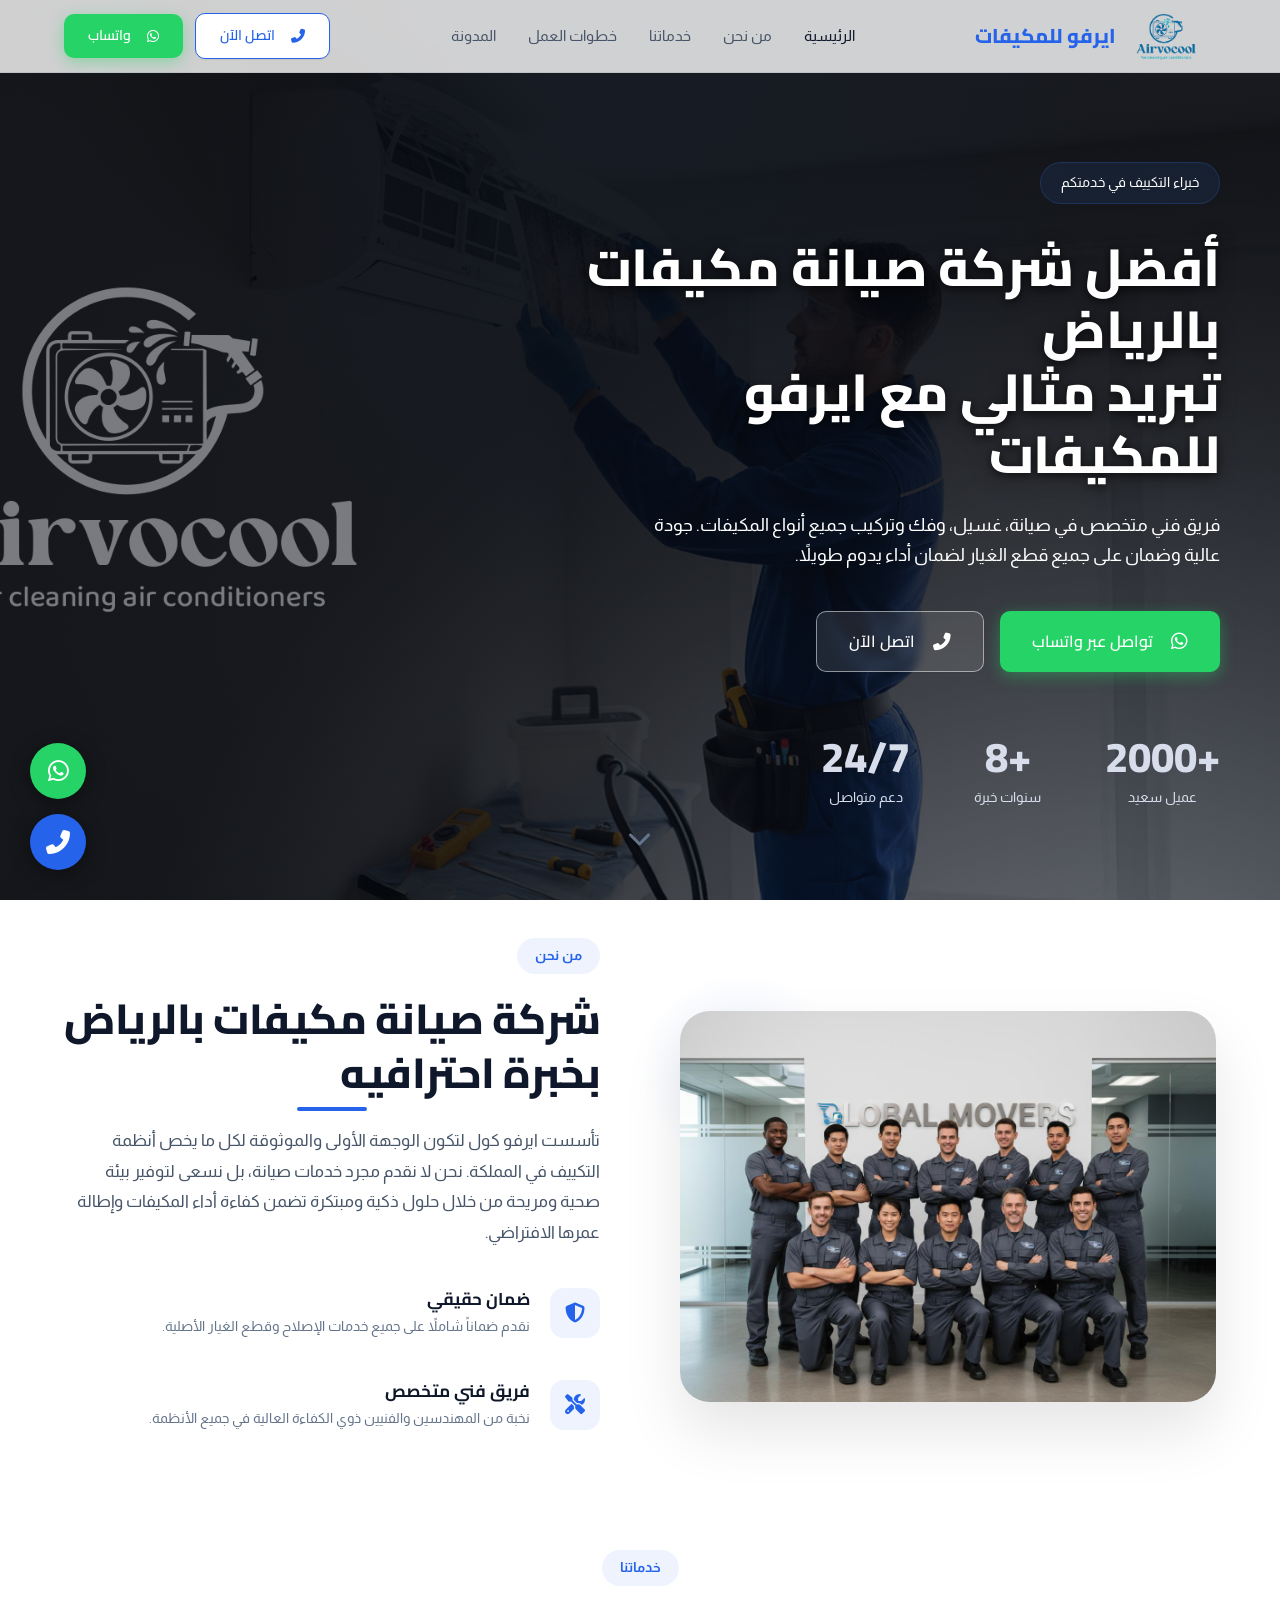
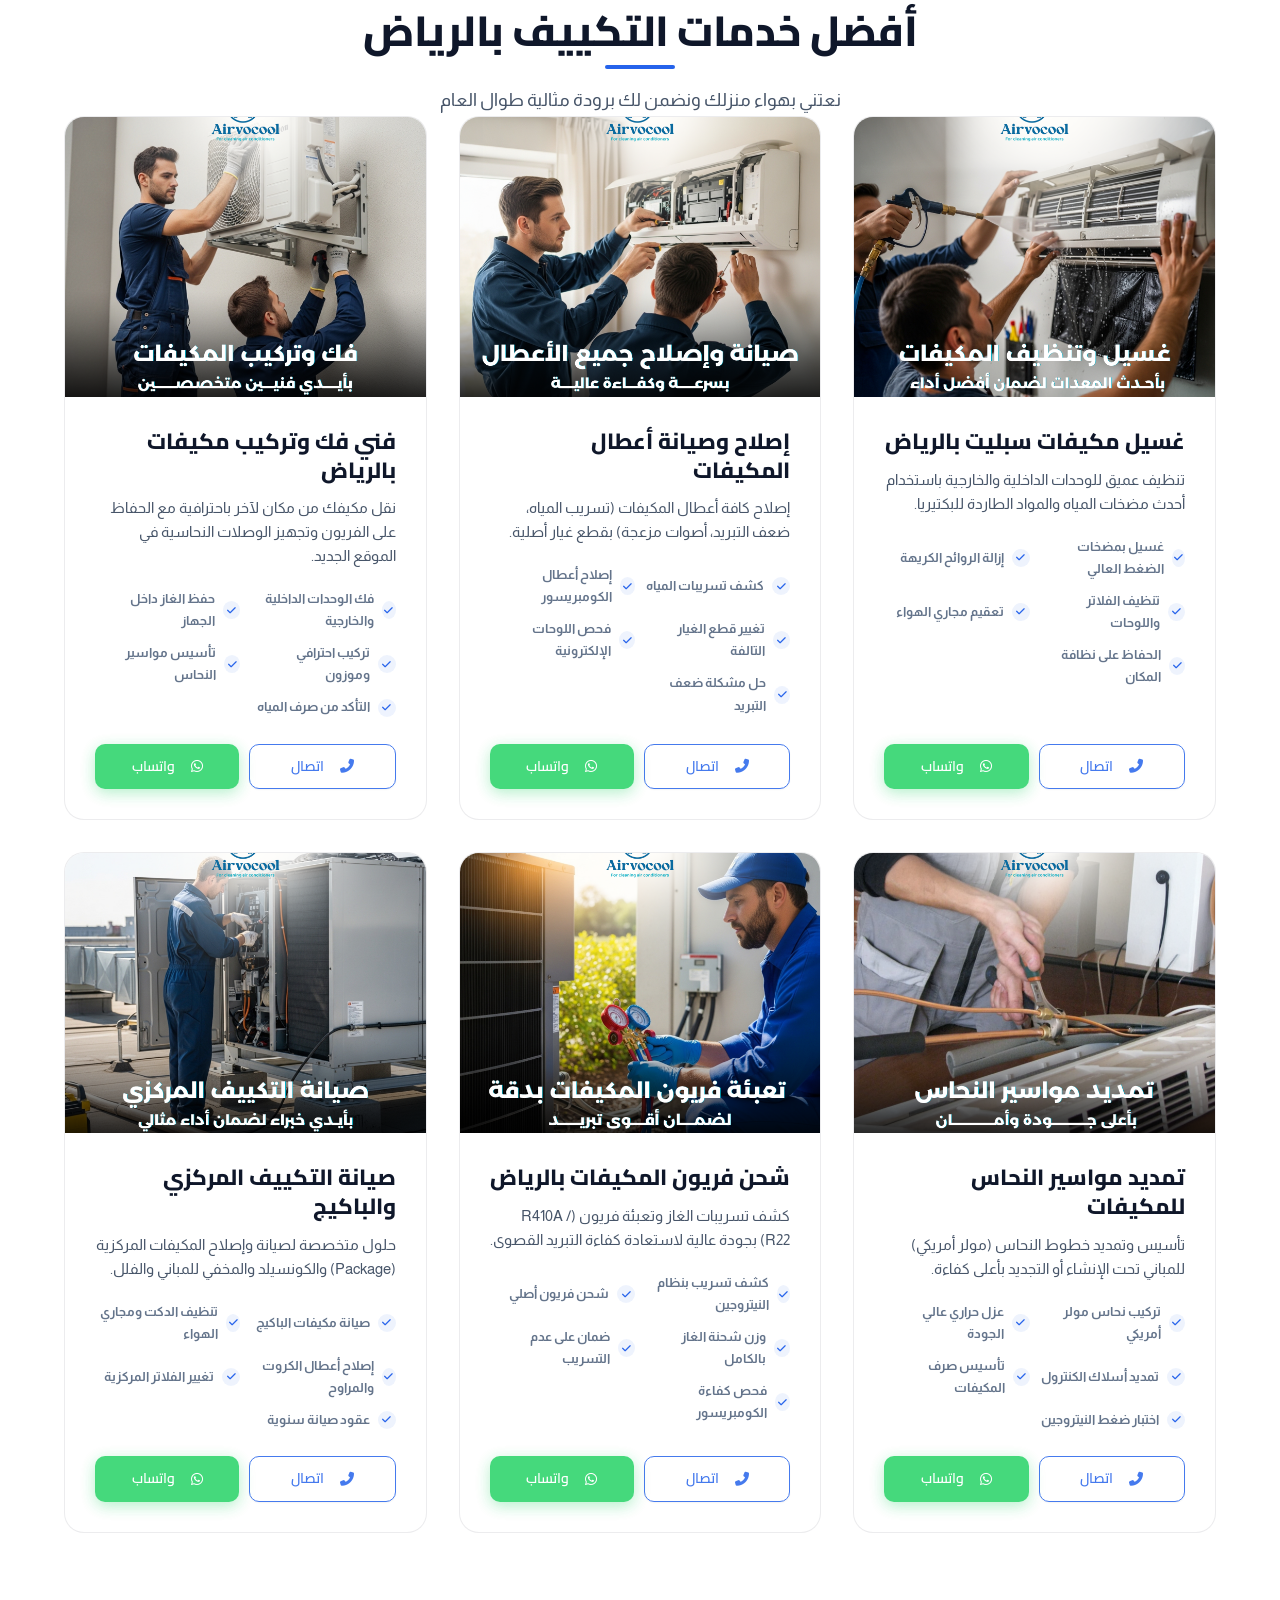
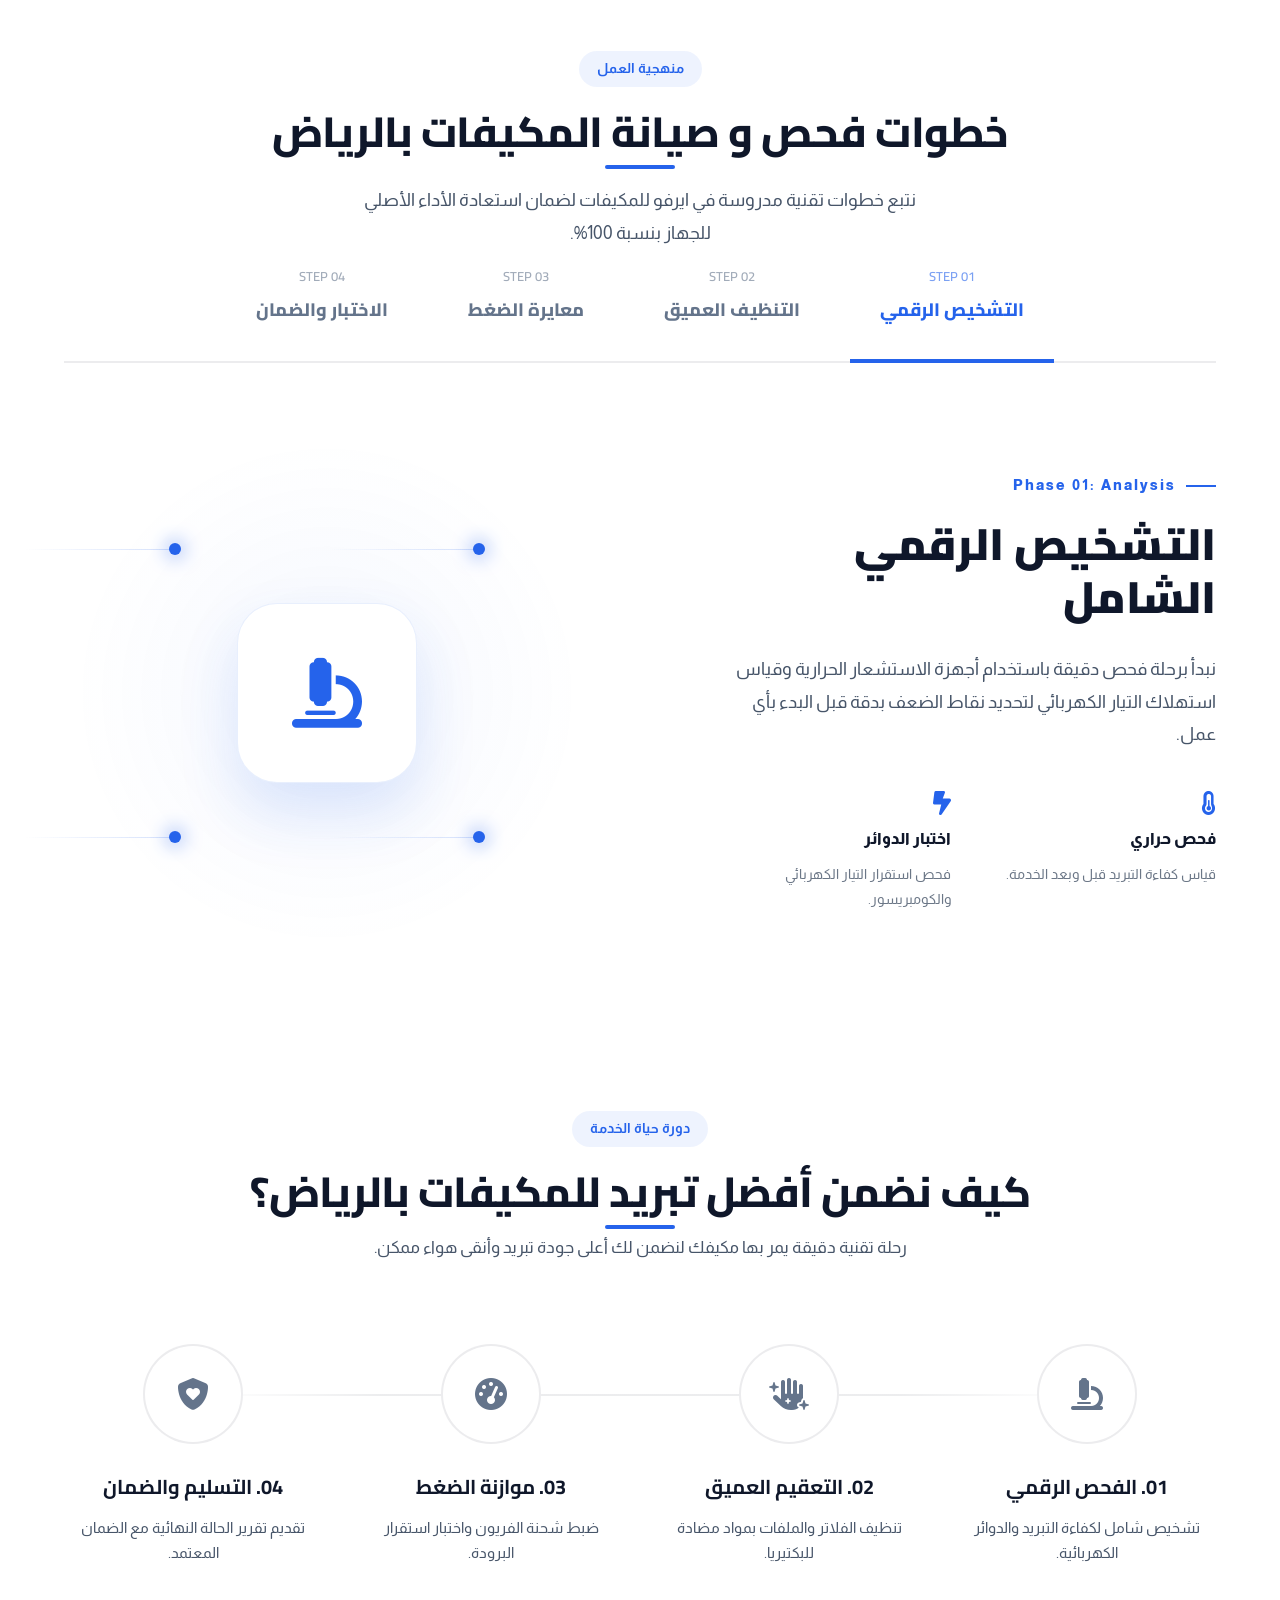
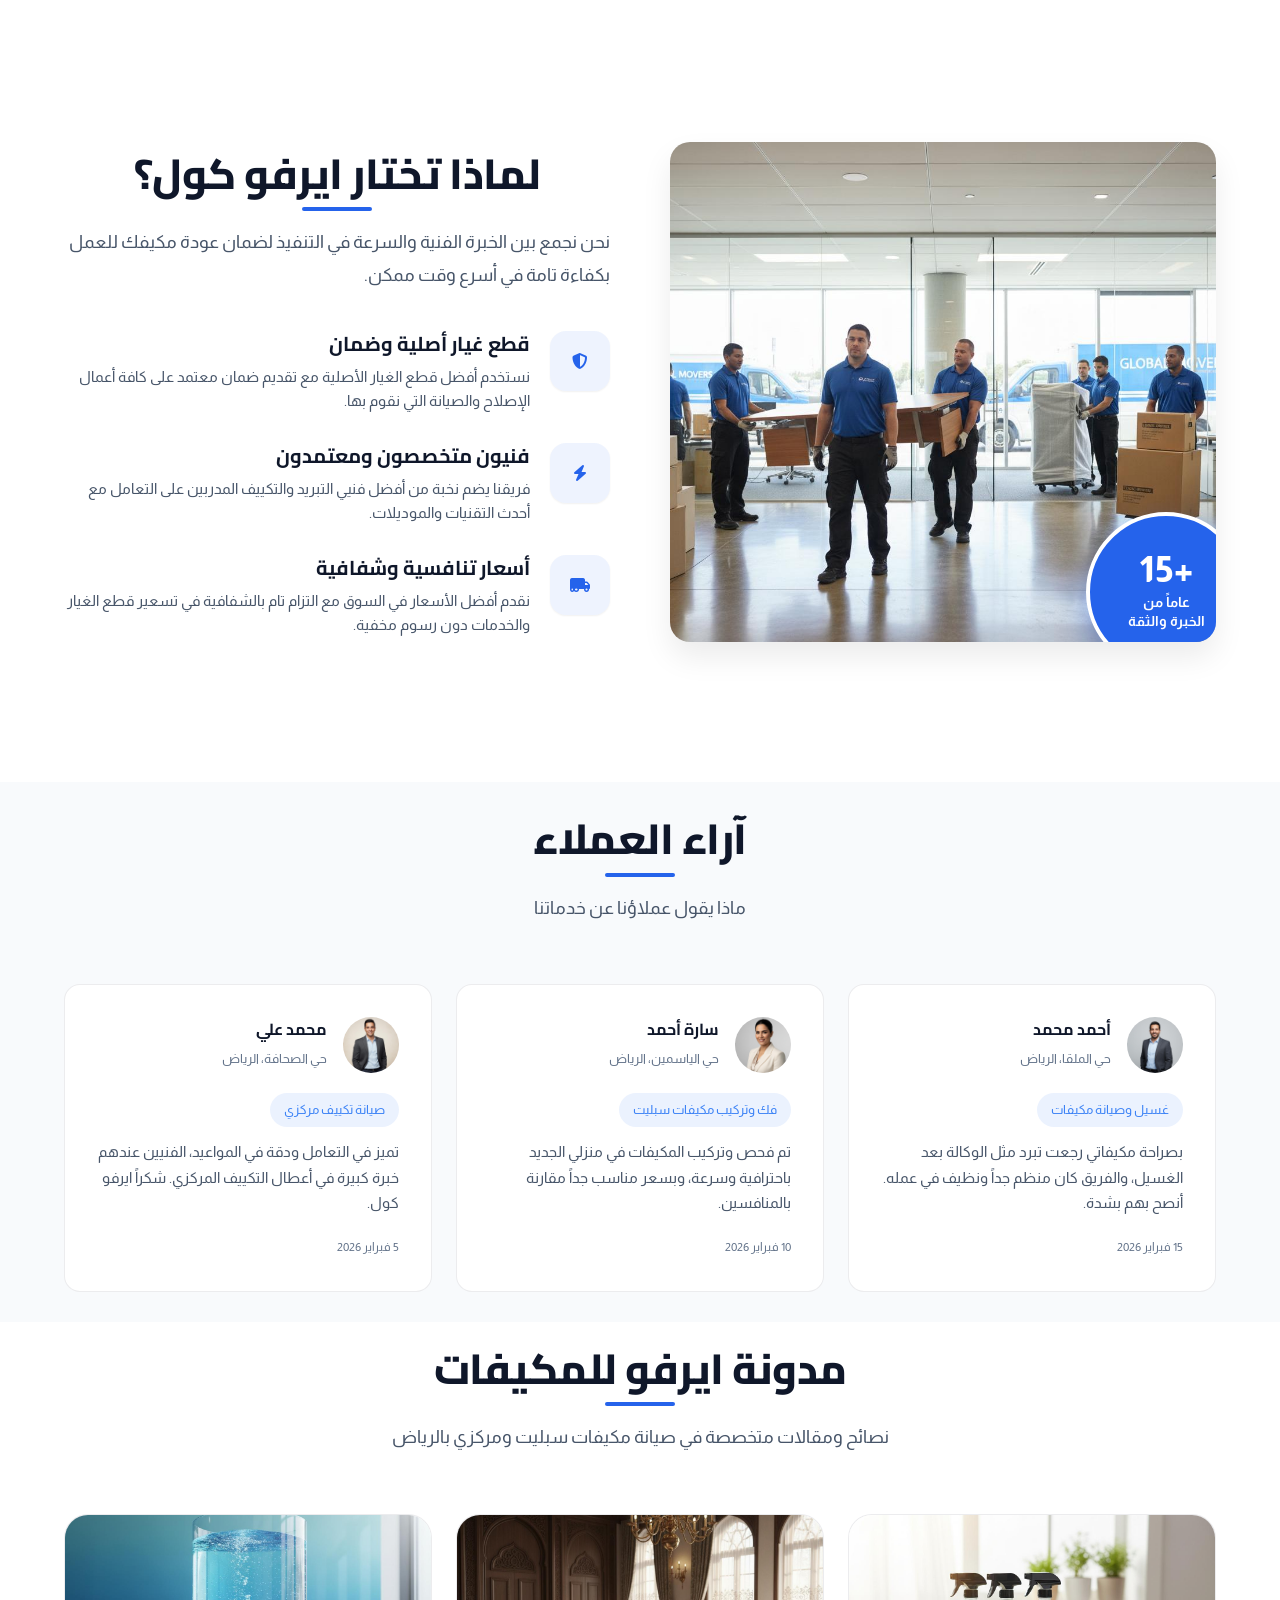
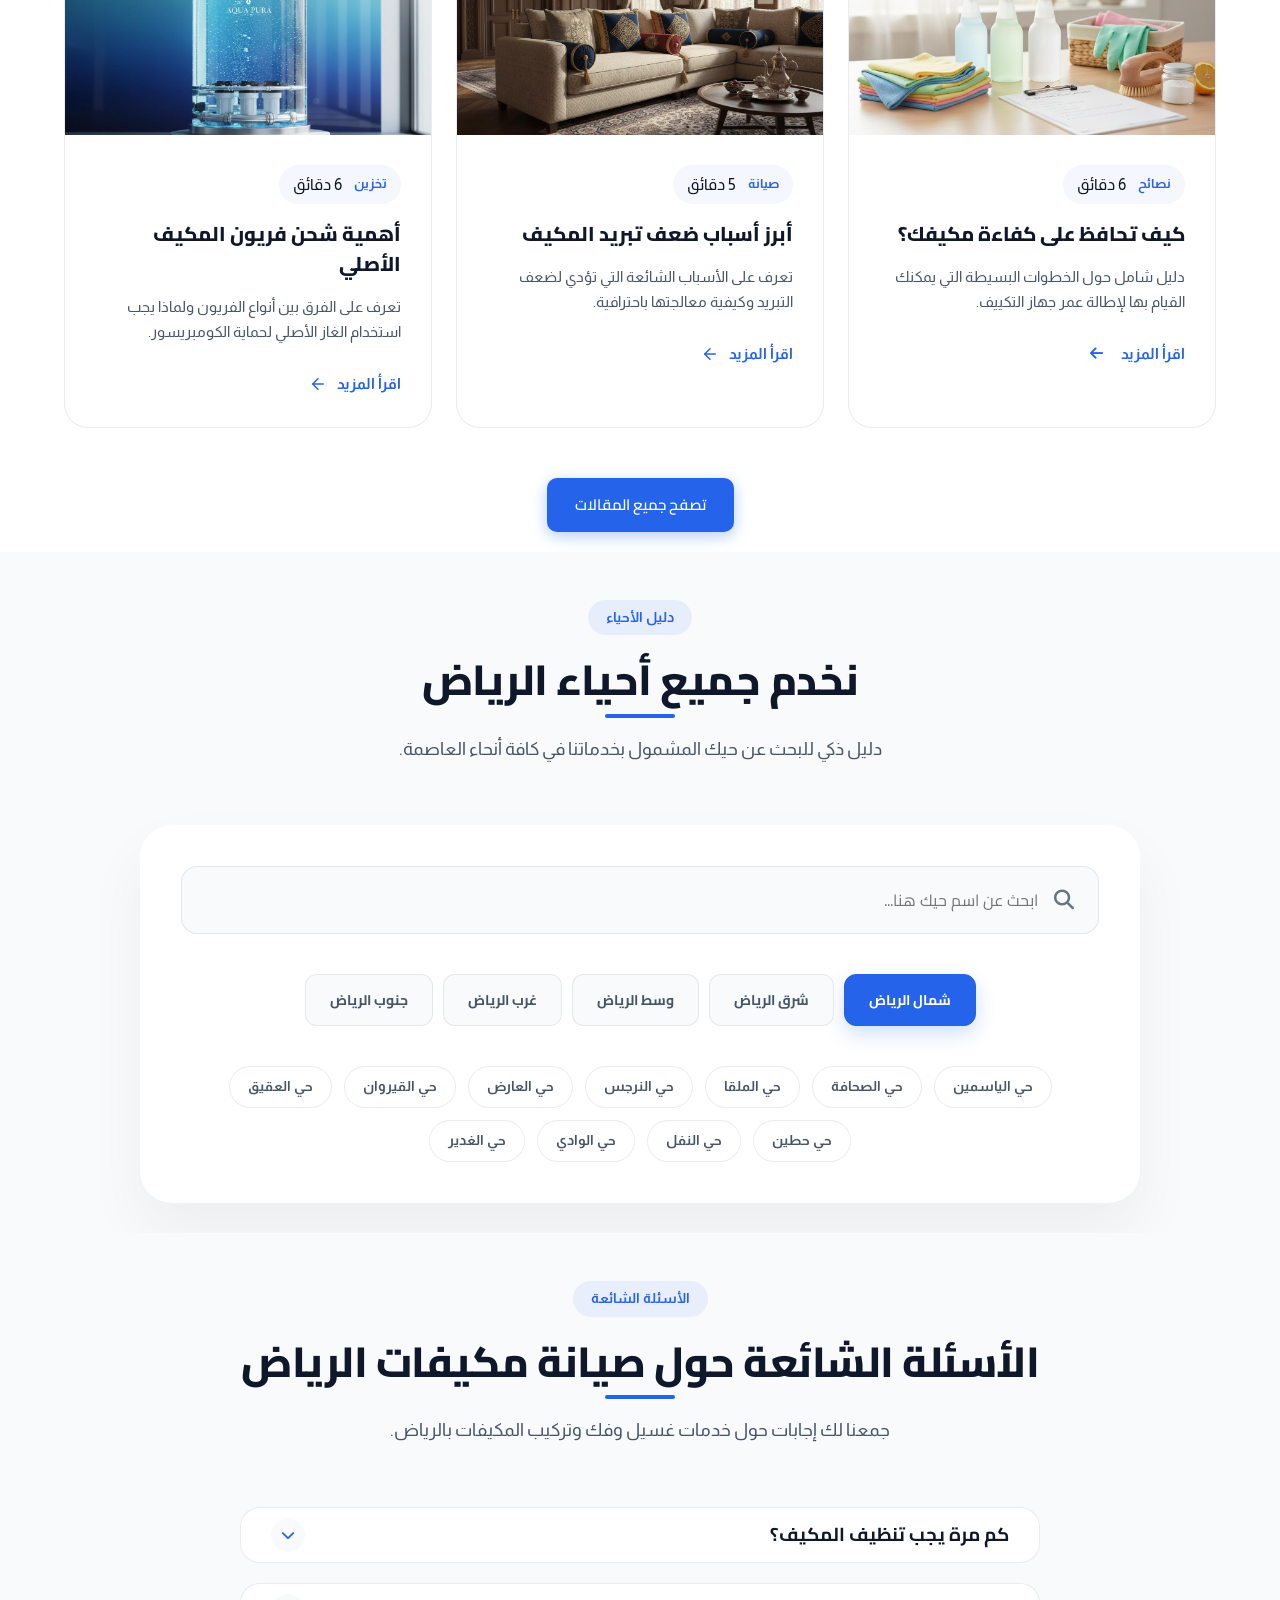
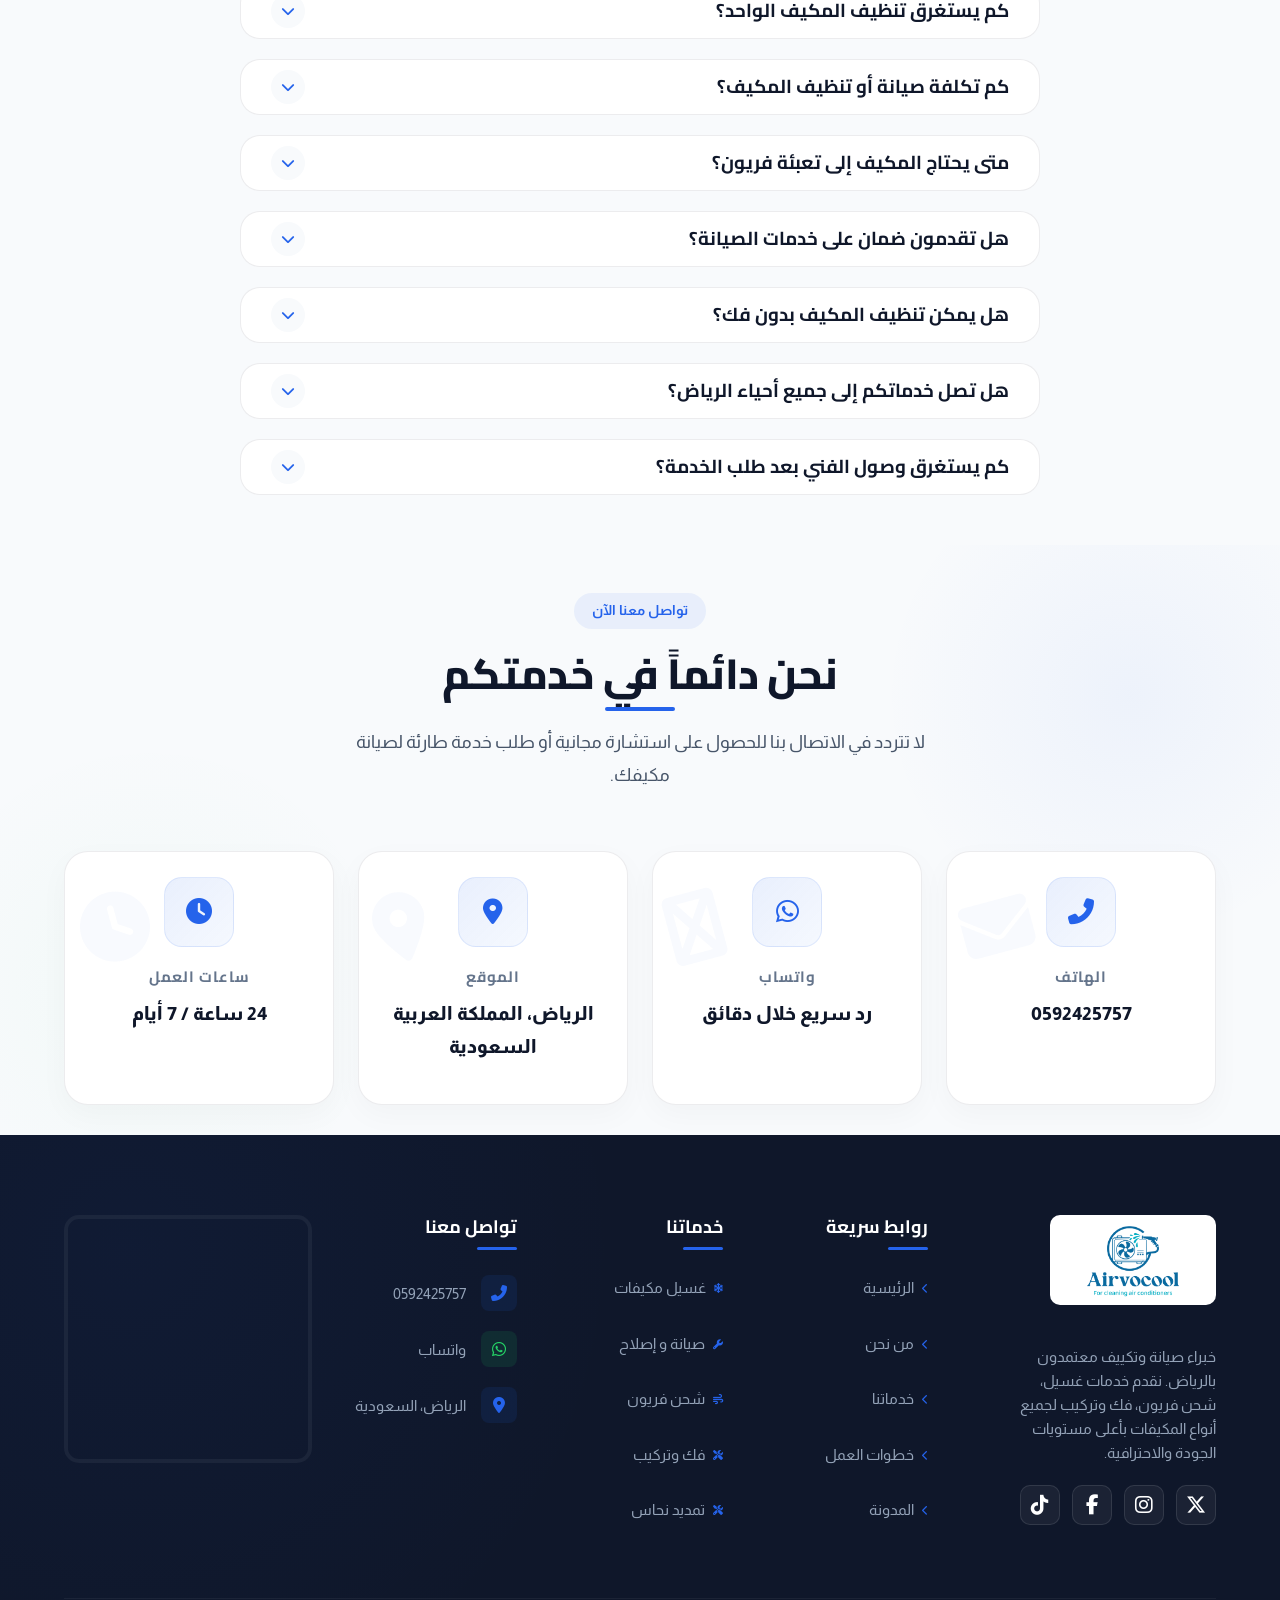
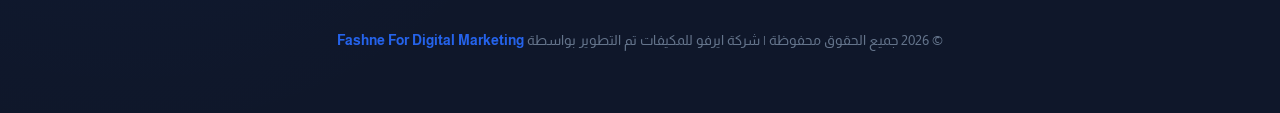
<file: index.html>
<!DOCTYPE html>
<html lang="ar" dir="rtl">

<head>
  <!-- Favicon -->
  <link rel="icon" href="./assets/images/favicon.webp" type="image/webp">
  <meta charset="UTF-8">
  <meta name="viewport" content="width=device-width, initial-scale=1.0">
  <meta name="description"
    content="ايرفو للمكيفات - أفضل شركة صيانة مكيفات بالرياض. نقدم خدمات غسيل، فك وتركيب، وشحن فريون لجميع أنواع المكيفات (سبليت، مركزي، كاسيت) بأعلى جودة وضمان.">
  <meta name="keywords"
    content="صيانة مكيفات بالرياض، شركة غسيل مكيفات بالرياض، فك وتركيب مكيفات، فني مكيفات الرياض، شحن فريون، صيانة مكيفات سبليت، ايرفو للمكيفات">
  <meta name="author" content="ايرفو للمكيفات">
  <meta name="robots" content="index, follow">

  <!-- Open Graph -->
  <meta property="og:title" content="شركة صيانة مكيفات بالرياض | ايرفو للمكيفات | غسيل وتركيب">
  <meta property="og:description"
    content="خدمات تكييف احترافية بالرياض: صيانة، غسيل، فك وتركيب، وتعبئة فريون. فريق فني متخصص لراحة منزلك ومكتبك بأفضل الأسعار.">
  <meta property="og:type" content="website">
  <meta property="og:url" content="https://rakaz-ac.com">

  <title>افضل شركة صيانة مكيفات بالرياض | ايرفو للمكيفات | غسيل وفك وتركيب</title>

  <!-- Fonts -->
  <link rel="preconnect" href="https://fonts.googleapis.com">
  <link rel="preconnect" href="https://fonts.gstatic.com" crossorigin>
  <link
    href="https://fonts.googleapis.com/css2?family=Cairo:wght@400;500;600;700;800&family=Almarai:wght@300;400;700;800&display=swap"
    rel="stylesheet">

  <!-- Font Awesome -->
  <link rel="stylesheet" href="https://cdnjs.cloudflare.com/ajax/libs/font-awesome/6.5.1/css/all.min.css">


  <!-- Styles -->
  <link rel="stylesheet" href="assets/css/style.css">

  <!-- Favicon -->
  <link rel="icon" type="image/webp" href="assets/images/favicon.webp">
</head>

<body>
  <!-- Navbar -->
  <header class="navbar">
    <div class="container navbar__container">
      <a href="index.html" class="navbar__logo">
        <img src="./assets/images/airvocool-logo.webp" alt="ايرفو كول لخدمات التكييف" class="navbar__logo-img">
        <span>ايرفو للمكيفات</span>
      </a>

      <nav class="navbar__menu">
        <a href="index.html" class="navbar__link active">الرئيسية</a>
        <a href="#about" class="navbar__link">من نحن</a>
        <a href="#ac-services" class="navbar__link">خدماتنا</a>
        <a href="#journey" class="navbar__link">خطوات العمل</a>
        <a href="blog/index.html" class="navbar__link">المدونة</a>
      </nav>

      <div class="navbar__cta">
        <a href="tel:0592425757" class="btn btn--secondary" style="padding: 10px 24px; font-size: 14px;">
          <i class="fas fa-phone-alt" style="margin-left: 8px;"></i>
          اتصل الآن
        </a>
        <a href="https://wa.me/966592425757?text=مرحبا%20أريد%20الاستفسار%20عن%20خدمات%20التكييف"
          class="btn btn--whatsapp" style="padding: 10px 24px; font-size: 14px;" target="_blank" rel="noopener">
          <i class="fab fa-whatsapp" style="margin-left: 8px;"></i>
          واتساب
        </a>
      </div>

      <button class="navbar__toggle" aria-label="قائمة التنقل">
        <span></span>
        <span></span>
        <span></span>
      </button>
    </div>
  </header>

  <main>
    <!-- Hero Section -->
    <section class="hero" id="home">
      <div class="hero__content">
        <div class="hero__badge">
          خبراء التكييف في خدمتكم
        </div>
        <h1 class="hero__title">
          أفضل شركة صيانة مكيفات بالرياض<br>
          تبريد مثالي مع ايرفو للمكيفات
        </h1>
        <p class="hero__description">
          فريق فني متخصص في صيانة، غسيل، وفك وتركيب جميع أنواع المكيفات. جودة عالية وضمان على جميع قطع الغيار لضمان أداء
          يدوم طويلاً.
        </p>
        <div class="hero__buttons">
          <a href="https://wa.me/966592425757?text=مرحبا%20أريد%20الاستفسار%20عن%20خدمات%20التكييف"
            class="btn btn--whatsapp btn--large" target="_blank" rel="noopener">
            <i class="fab fa-whatsapp" style="margin-left: 10px; font-size: 1.2em;"></i>
            تواصل عبر واتساب
          </a>
          <a href="tel:0592425757" class="btn btn--secondary hero-btn btn--large">
            <i class="fas fa-phone-alt" style="margin-left: 10px; font-size: 1.1em;"></i>
            اتصل الآن
          </a>
        </div>

        <div class="hero__stats">
          <div class="hero__stat">
            <div class="hero__stat-number">+2000</div>
            <div class="hero__stat-label">عميل سعيد</div>
          </div>
          <div class="hero__stat">
            <div class="hero__stat-number">+8</div>
            <div class="hero__stat-label">سنوات خبرة</div>
          </div>
          <div class="hero__stat">
            <div class="hero__stat-number">24/7</div>
            <div class="hero__stat-label">دعم متواصل</div>
          </div>
        </div>
      </div>

      <div class="hero__scroll">
        <i class="fas fa-chevron-down"></i>
      </div>
    </section>
    <section class="about-premium" id="about">
      <div class="container about-premium__container">
        <div class="about-premium__image animate-on-scroll">
          <div class="about-premium__img-wrapper">
            <img src="./assets/images/why-us.webp" alt="عن شركة ايرفو كول لخدمات التكييف" loading="lazy">

          </div>
          <div class="about-premium__decoration"></div>
        </div>

        <div class="about-premium__content animate-on-scroll">
          <span class="section-badge"> من نحن </span>
          <h2 class="section-title">شركة <span>صيانة مكيفات بالرياض</span> بخبرة احترافيه </h2>
          <p class="section-description">
            تأسست ايرفو كول لتكون الوجهة الأولى والموثوقة لكل ما يخص أنظمة التكييف في المملكة. نحن لا نقدم مجرد خدمات
            صيانة،
            بل نسعى لتوفير بيئة صحية ومريحة من خلال حلول ذكية ومبتكرة تضمن كفاءة أداء المكيفات وإطالة عمرها الافتراضي.
          </p>

          <div class="about-premium__features">
            <div class="feature-item">
              <div class="feature-item__icon"><i class="fas fa-shield-alt"></i></div>
              <div class="feature-item__text">
                <h4>ضمان حقيقي</h4>
                <p>نقدم ضماناً شاملاً على جميع خدمات الإصلاح وقطع الغيار الأصلية.</p>
              </div>
            </div>
            <div class="feature-item">
              <div class="feature-item__icon"><i class="fas fa-tools"></i></div>
              <div class="feature-item__text">
                <h4>فريق فني متخصص</h4>
                <p>نخبة من المهندسين والفنيين ذوي الكفاءة العالية في جميع الأنظمة.</p>
              </div>
            </div>
          </div>




        </div>
      </div>
    </section>
    <!-- Moving Services Section -->
    <section class="services-grid" id="ac-services">
      <div class="container">
        <div class="services-grid__header">
          <span class="section-badge">خدماتنا</span>

          <h2 class="section-title">أفضل خدمات التكييف بالرياض</h2>

          <p class="section-subtitle">
            نعتني بهواء منزلك ونضمن لك برودة مثالية طوال العام
          </p>
        </div>

        <div class="services-grid__container">

          <!-- نقل عفش المنازل -->
          <article class="service-grid-card animate-on-scroll">
            <div class="service-grid-card__image">
              <img src="./assets/images/air-conditioner-cleaning-and-washing.webp" alt="تنظيف مكيفات سبليت"
                loading="lazy">
            </div>

            <div class="service-grid-card__content">
              <h3 class="service-grid-card__title">غسيل مكيفات سبليت بالرياض</h3>

              <p class="service-grid-card__description">
                تنظيف عميق للوحدات الداخلية والخارجية باستخدام أحدث مضخات المياه والمواد الطاردة للبكتيريا.
              </p>

              <ul class="service-grid-card__list">
                <li>غسيل بمضخات الضغط العالي</li>
                <li>إزالة الروائح الكريهة</li>
                <li>تنظيف الفلاتر واللوحات</li>
                <li>تعقيم مجاري الهواء</li>
                <li>الحفاظ على نظافة المكان</li>
              </ul>

              <div class="service-grid-card__actions">
                <a href="tel:0592425757" class="btn btn--secondary">
                  <i class="fas fa-phone-alt" style="margin-left: 8px;"></i> اتصال
                </a>
                <a href="https://wa.me/966592425757" class="btn btn--whatsapp" target="_blank">
                  <i class="fab fa-whatsapp" style="margin-left: 8px;"></i> واتساب
                </a>
              </div>
            </div>
          </article>

          <!-- صيانة المكيفات (AC) -->
          <article class="service-grid-card animate-on-scroll">
            <div class="service-grid-card__image">
              <img src="./assets/images/maintenance-and-repair-faults.webp" alt="صيانة وإصلاح المكيفات" loading="lazy">
            </div>

            <div class="service-grid-card__content">
              <h3 class="service-grid-card__title">إصلاح وصيانة أعطال المكيفات</h3>

              <p class="service-grid-card__description">
                إصلاح كافة أعطال المكيفات (تسريب المياه، ضعف التبريد، أصوات مزعجة) بقطع غيار أصلية.
              </p>

              <ul class="service-grid-card__list">
                <li>كشف تسريبات المياه</li>
                <li>إصلاح أعطال الكومبريسور</li>
                <li>تغيير قطع الغيار التالفة</li>
                <li>فحص اللوحات الإلكترونية</li>
                <li>حل مشكلة ضعف التبريد</li>
              </ul>

              <div class="service-grid-card__actions">
                <a href="tel:0592425757" class="btn btn--secondary">
                  <i class="fas fa-phone-alt" style="margin-left: 8px;"></i> اتصال
                </a>
                <a href="https://wa.me/966592425757" class="btn btn--whatsapp" target="_blank">
                  <i class="fab fa-whatsapp" style="margin-left: 8px;"></i> واتساب
                </a>
              </div>
            </div>
          </article>

          <!-- فك وتركيب الأثاث -->
          <article class="service-grid-card animate-on-scroll">
            <div class="service-grid-card__image">
              <img src="./assets/images/air-conditioner-installation-and-removal.webp" alt="فك وتركيب المكيفات"
                loading="lazy">
            </div>

            <div class="service-grid-card__content">
              <h3 class="service-grid-card__title">فني فك وتركيب مكيفات بالرياض</h3>

              <p class="service-grid-card__description">
                نقل مكيفك من مكان لآخر باحترافية مع الحفاظ على الفريون وتجهيز الوصلات النحاسية في الموقع الجديد.
              </p>

              <ul class="service-grid-card__list">
                <li>فك الوحدات الداخلية والخارجية</li>
                <li>حفظ الغاز داخل الجهاز</li>
                <li>تركيب احترافي وموزون</li>
                <li>تأسيس مواسير النحاس</li>
                <li>التأكد من صرف المياه</li>
              </ul>

              <div class="service-grid-card__actions">
                <a href="tel:0592425757" class="btn btn--secondary">
                  <i class="fas fa-phone-alt" style="margin-left: 8px;"></i> اتصال
                </a>
                <a href="https://wa.me/966592425757" class="btn btn--whatsapp" target="_blank">
                  <i class="fab fa-whatsapp" style="margin-left: 8px;"></i> واتساب
                </a>
              </div>
            </div>
          </article>

          <!-- فك وتركيب المكيفات (AC) -->
          <article class="service-grid-card animate-on-scroll">
            <div class="service-grid-card__image">
              <img src="./assets/images/copper-pipe-installation.webp" alt="تمديد مواسير النحاس" loading="lazy">
            </div>

            <div class="service-grid-card__content">
              <h3 class="service-grid-card__title">تمديد مواسير النحاس للمكيفات</h3>

              <p class="service-grid-card__description">
                تأسيس وتمديد خطوط النحاس (مولر أمريكي) للمباني تحت الإنشاء أو التجديد بأعلى كفاءة.
              </p>

              <ul class="service-grid-card__list">
                <li>تركيب نحاس مولر أمريكي</li>
                <li>عزل حراري عالي الجودة</li>
                <li>تمديد أسلاك الكنترول</li>
                <li>تأسيس صرف المكيفات</li>
                <li>اختبار ضغط النيتروجين</li>
              </ul>

              <div class="service-grid-card__actions">
                <a href="tel:0592425757" class="btn btn--secondary">
                  <i class="fas fa-phone-alt" style="margin-left: 8px;"></i> اتصال
                </a>
                <a href="https://wa.me/966592425757" class="btn btn--whatsapp" target="_blank">
                  <i class="fab fa-whatsapp" style="margin-left: 8px;"></i> واتساب
                </a>
              </div>
            </div>
          </article>

          <!-- تغليف العفش -->
          <article class="service-grid-card animate-on-scroll">
            <div class="service-grid-card__image">
              <img src="./assets/images/air-conditioner-freon-refilling.webp" alt="تعبئة فريون المكيفات" loading="lazy">
            </div>

            <div class="service-grid-card__content">
              <h3 class="service-grid-card__title">شحن فريون المكيفات بالرياض</h3>

              <p class="service-grid-card__description">
                كشف تسريبات الغاز وتعبئة فريون (R410A / R22) بجودة عالية لاستعادة كفاءة التبريد القصوى.
              </p>

              <ul class="service-grid-card__list">
                <li>كشف تسريب بنظام النيتروجين</li>
                <li>شحن فريون أصلي</li>
                <li>وزن شحنة الغاز بالكامل</li>
                <li>ضمان على عدم التسريب</li>
                <li>فحص كفاءة الكومبريسور</li>
              </ul>

              <div class="service-grid-card__actions">
                <a href="tel:0592425757" class="btn btn--secondary">
                  <i class="fas fa-phone-alt" style="margin-left: 8px;"></i> اتصال
                </a>
                <a href="https://wa.me/966592425757" class="btn btn--whatsapp" target="_blank">
                  <i class="fab fa-whatsapp" style="margin-left: 8px;"></i> واتساب
                </a>
              </div>
            </div>
          </article>

          <!-- تعبئة الفريون (AC) -->
          <article class="service-grid-card animate-on-scroll">
            <div class="service-grid-card__image">
              <img src="./assets/images/central-air-conditioning-maintenance.webp" alt="صيانة التكييف المركزي"
                loading="lazy">
            </div>

            <div class="service-grid-card__content">
              <h3 class="service-grid-card__title">صيانة التكييف المركزي والباكيج</h3>

              <p class="service-grid-card__description">
                حلول متخصصة لصيانة وإصلاح المكيفات المركزية (Package) والكونسيلد والمخفي للمباني والفلل.
              </p>

              <ul class="service-grid-card__list">
                <li>صيانة مكيفات الباكيج</li>
                <li>تنظيف الدكت ومجاري الهواء</li>
                <li>إصلاح أعطال الكروت والمراوح</li>
                <li>تغيير الفلاتر المركزية</li>
                <li>عقود صيانة سنوية</li>
              </ul>

              <div class="service-grid-card__actions">
                <a href="tel:0592425757" class="btn btn--secondary">
                  <i class="fas fa-phone-alt" style="margin-left: 8px;"></i> اتصال
                </a>
                <a href="https://wa.me/966592425757" class="btn btn--whatsapp" target="_blank">
                  <i class="fab fa-whatsapp" style="margin-left: 8px;"></i> واتساب
                </a>
              </div>
            </div>
          </article>

        </div>
      </div>
    </section>

    <!-- Rqaze Operational Hub (Interactive Journey) -->
    <section class="operational-hub animate-on-scroll" id="journey">
      <div class="container hub-container">
        <div class="services-grid__header">
          <span class="section-badge">منهجية العمل</span>
          <h2 class="section-title">خطوات فحص و <span>صيانة المكيفات</span> بالرياض</h2>
          <p class="section-subtitle">نتبع خطوات تقنية مدروسة في ايرفو للمكيفات لضمان استعادة الأداء الأصلي للجهاز بنسبة
            100%.</p>
        </div>

        <!-- Hub Navigation -->
        <nav class="hub-nav">
          <button class="hub-nav-btn active" data-hub="diagnosis">
            <span>STEP 01</span> التشخيص الرقمي
          </button>
          <button class="hub-nav-btn" data-hub="washing">
            <span>STEP 02</span> التنظيف العميق
          </button>
          <button class="hub-nav-btn" data-hub="balancing">
            <span>STEP 03</span> معايرة الضغط
          </button>
          <button class="hub-nav-btn" data-hub="guarantee">
            <span>STEP 04</span> الاختبار والضمان
          </button>
        </nav>

        <!-- Hub Content Panes -->
        <div class="hub-panes">

          <!-- Pane 1: Diagnosis -->
          <div class="hub-pane active" id="diagnosis">
            <div class="hub-details">
              <div class="hub-step-badge">Phase 01: Analysis</div>
              <h2>التشخيص الرقمي <span>الشامل</span></h2>
              <p>نبدأ برحلة فحص دقيقة باستخدام أجهزة الاستشعار الحرارية وقياس استهلاك التيار الكهربائي لتحديد نقاط الضعف
                بدقة قبل البدء بأي عمل.</p>

              <div class="hub-spec-grid">
                <div class="spec-item">
                  <i class="fas fa-temperature-half"></i>
                  <span>فحص حراري</span>
                  <p>قياس كفاءة التبريد قبل وبعد الخدمة.</p>
                </div>
                <div class="spec-item">
                  <i class="fas fa-bolt-lightning"></i>
                  <span>اختبار الدوائر</span>
                  <p>فحص استقرار التيار الكهربائي والكومبريسور.</p>
                </div>
              </div>
            </div>

            <div class="hub-visual">
              <div class="visual-hub-icon"><i class="fas fa-microscope"></i></div>
              <div class="visual-nodes">
                <div class="node-point p1"></div>
                <div class="node-point p2"></div>
                <div class="node-point p3"></div>
                <div class="node-point p4"></div>
              </div>
            </div>
          </div>

          <!-- Pane 2: Washing -->
          <div class="hub-pane" id="washing">
            <div class="hub-details">
              <div class="hub-step-badge">Phase 02: Execution</div>
              <h2>التنظيف العميق <span>بالضغط</span></h2>
              <p>نستخدم أنظمة (Inverter Pumps) المتطورة التي تضمن تغلغل المياه للمبردات بعمق 100%، مع حماية أثاث منزلك
                عبر نظام الغسيل المغلق.</p>

              <div class="hub-spec-grid">
                <div class="spec-item">
                  <i class="fas fa-shield-heart"></i>
                  <span>حماية الأثاث</span>
                  <p>أغلفة واقية مخصصة (Covers) لمنع أي تسرب.</p>
                </div>
                <div class="spec-item">
                  <i class="fas fa-hand-sparkles"></i>
                  <span>تعقيم كيميائي</span>
                  <p>مواد إيطالية آمنة لقتل 99% من البكتيريا.</p>
                </div>
              </div>
            </div>

            <div class="hub-visual">
              <div class="visual-hub-icon"><i class="fas fa-droplet"></i></div>
              <div class="visual-nodes">
                <div class="node-point p1"></div>
                <div class="node-point p2"></div>
                <div class="node-point p3"></div>
                <div class="node-point p4"></div>
              </div>
            </div>
          </div>

          <!-- Pane 3: Balancing -->
          <div class="hub-pane" id="balancing">
            <div class="hub-details">
              <div class="hub-step-badge">Phase 03: Optimization</div>
              <h2>معايرة الضغط <span>والشحن</span></h2>
              <p>عملية احترافية لضبط مستوى غاز الفريون بأجهزة قياس رقمية، لضمان أعلى كفاءة تبريد بأقل استهلاك للطاقة
                الكهربائية.</p>

              <div class="hub-spec-grid">
                <div class="spec-item">
                  <i class="fas fa-gauge-high"></i>
                  <span>ضبط الفريون</span>
                  <p>استعادة مستويات الضغط القياسية للمصنع.</p>
                </div>
                <div class="spec-item">
                  <i class="fas fa-fan"></i>
                  <span>تطهير المسارات</span>
                  <p>إزالة أي عوائق في مجاري التصريف ومراوح الدفع.</p>
                </div>
              </div>
            </div>

            <div class="hub-visual">
              <div class="visual-hub-icon"><i class="fas fa-wind"></i></div>
              <div class="visual-nodes">
                <div class="node-point p1"></div>
                <div class="node-point p2"></div>
                <div class="node-point p3"></div>
                <div class="node-point p4"></div>
              </div>
            </div>
          </div>

          <!-- Pane 4: Guarantee -->
          <div class="hub-pane" id="guarantee">
            <div class="hub-details">
              <div class="hub-step-badge">Phase 04: Handover</div>
              <h2>الاختبار النهائي <span>والضمان</span></h2>
              <p>لا نغادر منزلك إلا بعد اختبار المكيف تحت أقصى الظروف، ونسلمك تقرير الحالة الفنية مع ضمان معتمد يضمن لك
                راحة البال.</p>

              <div class="hub-spec-grid">
                <div class="spec-item">
                  <i class="fas fa-file-shield"></i>
                  <span>شهادة ضمان</span>
                  <p>ضمان موثق على جودة العمل وقطع الغيار.</p>
                </div>
                <div class="spec-item">
                  <i class="fas fa-house-chimney-check"></i>
                  <span>نظافة الموقع</span>
                  <p>نلتزم بترك المكان نظيفاً كما كان تماماً.</p>
                </div>
              </div>
            </div>

            <div class="hub-visual">
              <div class="visual-hub-icon"><i class="fas fa-award"></i></div>
              <div class="visual-nodes">
                <div class="node-point p1"></div>
                <div class="node-point p2"></div>
                <div class="node-point p3"></div>
                <div class="node-point p4"></div>
              </div>
            </div>
          </div>

        </div>
      </div>
    </section>

    <!-- Unified Lifecycle Roadmap -->
    <section class="lifecycle-roadmap animate-on-scroll">
      <div class="container">
        <div class="roadmap-header">
          <span class="section-badge">دورة حياة الخدمة</span>
          <h2 class="section-title">كيف نضمن <span>أفضل تبريد</span> للمكيفات بالرياض؟</h2>
          <p class="section-description">رحلة تقنية دقيقة يمر بها مكيفك لنضمن لك أعلى جودة تبريد وأنقى هواء ممكن.</p>
        </div>

        <div class="roadmap-steps-refined">
          <div class="ref-step animate-on-scroll">
            <div class="ref-icon-box"><i class="fas fa-microscope"></i></div>
            <h3>01. الفحص الرقمي</h3>
            <p>تشخيص شامل لكفاءة التبريد والدوائر الكهربائية.</p>
          </div>
          <div class="ref-step animate-on-scroll">
            <div class="ref-icon-box"><i class="fas fa-hand-sparkles"></i></div>
            <h3>02. التعقيم العميق</h3>
            <p>تنظيف الفلاتر والملفات بمواد مضادة للبكتيريا.</p>
          </div>
          <div class="ref-step animate-on-scroll">
            <div class="ref-icon-box"><i class="fas fa-gauge-high"></i></div>
            <h3>03. موازنة الضغط</h3>
            <p>ضبط شحنة الفريون واختبار استقرار البرودة.</p>
          </div>
          <div class="ref-step animate-on-scroll">
            <div class="ref-icon-box"><i class="fas fa-shield-heart"></i></div>
            <h3>04. التسليم والضمان</h3>
            <p>تقديم تقرير الحالة النهائية مع الضمان المعتمد.</p>
          </div>
        </div>
      </div>
    </section>
    <!-- Why Choose Us Section -->
    <section class="why-choose-premium">
      <div class="container">
        <div class="why-premium__inner">
          <div class="why-premium__image-col animate-on-scroll">
            <div class="img-wrapper">
              <img src="./assets/images/service-company.webp" alt="أفضل فني مكيفات بالرياض - ايرفو للمكيفات"
                loading="lazy">
              <div class="experience-badge">
                <span class="number">+15</span>
                <span class="text">عاماً من<br>الخبرة والثقة</span>
              </div>
            </div>
          </div>
          <div class="why-premium__content-col animate-on-scroll" style="transition-delay: 0.2s">
            <h2 class="section-title" style="text-align: right; margin-bottom: 20px;">لماذا تختار ايرفو كول؟</h2>
            <p class="section-subtitle" style="text-align: right; margin-bottom: 40px; margin-right: 0;">نحن نجمع بين
              الخبرة الفنية والسرعة في التنفيذ لضمان عودة مكيفك للعمل بكفاءة تامة في أسرع وقت ممكن.</p>

            <div class="why-features-list">
              <div class="why-feature-item">
                <div class="why-feature-icon">
                  <i class="fas fa-shield-alt"></i>
                </div>
                <div class="why-feature-text">
                  <h4>قطع غيار أصلية وضمان</h4>
                  <p>نستخدم أفضل قطع الغيار الأصلية مع تقديم ضمان معتمد على كافة أعمال الإصلاح والصيانة التي نقوم بها.
                  </p>
                </div>
              </div>

              <div class="why-feature-item">
                <div class="why-feature-icon">
                  <i class="fas fa-bolt"></i>
                </div>
                <div class="why-feature-text">
                  <h4>فنيون متخصصون ومعتمدون</h4>
                  <p>فريقنا يضم نخبة من أفضل فنيي التبريد والتكييف المدربين على التعامل مع أحدث التقنيات والموديلات.</p>
                </div>
              </div>

              <div class="why-feature-item">
                <div class="why-feature-icon">
                  <i class="fas fa-truck-moving"></i>
                </div>
                <div class="why-feature-text">
                  <h4>أسعار تنافسية وشفافية</h4>
                  <p>نقدم أفضل الأسعار في السوق مع التزام تام بالشفافية في تسعير قطع الغيار والخدمات دون رسوم مخفية.</p>
                </div>
              </div>
            </div>
          </div>
        </div>
      </div>
    </section>



    <!-- Testimonials Section -->
    <section class="testimonials">
      <div class="container">
        <div class="testimonials__header">
          <h2 class="section-title">آراء العملاء</h2>
          <p class="section-subtitle">ماذا يقول عملاؤنا عن خدماتنا</p>
        </div>

        <div class="testimonials__grid">
          <div class="testimonial-card animate-on-scroll">
            <div class="testimonial-card__header">
              <img src="assets/images/avatar-1.webp" alt="أحمد محمد" class="testimonial-card__avatar">
              <div class="testimonial-card__info">
                <h4>أحمد محمد</h4>
                <span>حي الملقا، الرياض</span>
              </div>
            </div>
            <span class="testimonial-card__service">غسيل وصيانة مكيفات</span>
            <p class="testimonial-card__text">
              بصراحة مكيفاتي رجعت تبرد مثل الوكالة بعد الغسيل، والفريق كان منظم جداً ونظيف في عمله. أنصح بهم بشدة.
            </p>
            <span class="testimonial-card__date">15 فبراير 2026</span>
          </div>

          <div class="testimonial-card animate-on-scroll">
            <div class="testimonial-card__header">
              <img src="assets/images/avatar-2.webp" alt="سارة أحمد" class="testimonial-card__avatar">
              <div class="testimonial-card__info">
                <h4>سارة أحمد</h4>
                <span>حي الياسمين، الرياض</span>
              </div>
            </div>
            <span class="testimonial-card__service">فك وتركيب مكيفات سبليت</span>
            <p class="testimonial-card__text">
              تم فحص وتركيب المكيفات في منزلي الجديد باحترافية وسرعة، وبسعر مناسب جداً مقارنة بالمنافسين.
            </p>
            <span class="testimonial-card__date">10 فبراير 2026</span>
          </div>

          <div class="testimonial-card animate-on-scroll">
            <div class="testimonial-card__header">
              <img src="./assets/images/avatar-3.webp" alt="محمد علي" class="testimonial-card__avatar">
              <div class="testimonial-card__info">
                <h4>محمد علي</h4>
                <span>حي الصحافة، الرياض</span>
              </div>
            </div>
            <span class="testimonial-card__service">صيانة تكييف مركزي</span>
            <p class="testimonial-card__text">
              تميز في التعامل ودقة في المواعيد، الفنيين عندهم خبرة كبيرة في أعطال التكييف المركزي. شكراً ايرفو كول.
            </p>
            <span class="testimonial-card__date">5 فبراير 2026</span>
          </div>
        </div>
      </div>
    </section>

    <!-- Blog Preview Section -->
    <section class="blog-preview">
      <div class="container">
        <div class="blog-preview__header">
          <h2 class="section-title">مدونة ايرفو للمكيفات</h2>
          <p class="section-subtitle">نصائح ومقالات متخصصة في صيانة مكيفات سبليت ومركزي بالرياض</p>
        </div>

        <div class="blog-preview__grid">
          <article class="blog-preview-card animate-on-scroll">
            <div class="blog-preview-card__image">
              <img src="./assets/images/blog-1.webp" alt="فني صيانة مكيفات بالرياض" loading="lazy">
            </div>
            <div class="blog-preview-card__content">
              <div class="blog-preview-card__meta">
                <span class="blog-preview-card__category">نصائح</span>
                <span class="blog-preview-card__time">6 دقائق</span>
              </div>
              <h3 class="blog-preview-card__title">كيف تحافظ على كفاءة مكيفك؟</h3>
              <p class="blog-preview-card__excerpt">
                دليل شامل حول الخطوات البسيطة التي يمكنك القيام بها لإطالة عمر جهاز التكييف.
              </p>
              <a href="blog/article.html" class="blog-preview-card__link">
                اقرأ المزيد
                <i class="fas fa-arrow-left" style="margin-right: 8px;"></i>
              </a>
            </div>
          </article>

          <article class="blog-preview-card animate-on-scroll">
            <div class="blog-preview-card__image">
              <img src="./assets/images/blog-2.webp" alt="شركة غسيل مكيفات بالرياض" loading="lazy">
            </div>
            <div class="blog-preview-card__content">
              <div class="blog-preview-card__meta">
                <span class="blog-preview-card__category">صيانة</span>
                <span class="blog-preview-card__time">5 دقائق</span>
              </div>
              <h3 class="blog-preview-card__title">أبرز أسباب ضعف تبريد المكيف</h3>
              <p class="blog-preview-card__excerpt">
                تعرف على الأسباب الشائعة التي تؤدي لضعف التبريد وكيفية معالجتها باحترافية.
              </p>
              <a href="./blog/article.html" class="blog-preview-card__link">
                اقرأ المزيد
                <svg xmlns="http://www.w3.org/2000/svg" width="18" height="18" viewBox="0 0 24 24" fill="none"
                  stroke="currentColor" stroke-width="2" stroke-linecap="round" stroke-linejoin="round">
                  <path d="M19 12H5" />
                  <path d="m12 19-7-7 7-7" />
                </svg>
              </a>
            </div>
          </article>

          <article class="blog-preview-card animate-on-scroll">
            <div class="blog-preview-card__image">
              <img src="./assets/images/blog-3.webp" alt="قطع غيار مكيفات أصلية الرياض" loading="lazy">
            </div>
            <div class="blog-preview-card__content">
              <div class="blog-preview-card__meta">
                <span class="blog-preview-card__category">تخزين</span>
                <span class="blog-preview-card__time">6 دقائق</span>
              </div>
              <h3 class="blog-preview-card__title">أهمية شحن فريون المكيف الأصلي</h3>
              <p class="blog-preview-card__excerpt">
                تعرف على الفرق بين أنواع الفريون ولماذا يجب استخدام الغاز الأصلي لحماية الكومبريسور.
              </p>
              <a href="./blog/" class="blog-preview-card__link">
                اقرأ المزيد
                <svg xmlns="http://www.w3.org/2000/svg" width="18" height="18" viewBox="0 0 24 24" fill="none"
                  stroke="currentColor" stroke-width="2" stroke-linecap="round" stroke-linejoin="round">
                  <path d="M19 12H5" />
                  <path d="m12 19-7-7 7-7" />
                </svg>
              </a>
            </div>
          </article>
        </div>

        <div class="blog-preview__footer">
          <a href="./blog/" class="btn btn--primary text-white">تصفح جميع المقالات</a>
        </div>
      </div>
    </section>

    <!-- Riyadh Neighborhood Explorer Section -->
    <section class="riyadh-regions animate-on-scroll">
      <div class="container">
        <div class="contact__header">
          <span class="section-badge">دليل الأحياء</span>
          <h2 class="section-title">نخدم جميع <span>أحياء الرياض</span></h2>
          <p class="section-subtitle">دليل ذكي للبحث عن حيك المشمول بخدماتنا في كافة أنحاء العاصمة.</p>
        </div>

        <div class="neighborhood-explorer">
          <!-- Search Bar -->
          <div class="explorer-search-wrapper">
            <input type="text" class="explorer-search-input" id="nb-search" placeholder="ابحث عن اسم حيك هنا...">
            <i class="fas fa-search"></i>
          </div>

          <!-- Tabs Controls -->
          <div class="explorer-tabs">
            <button class="explorer-tab-btn active" data-pane="north">شمال الرياض</button>
            <button class="explorer-tab-btn" data-pane="east">شرق الرياض</button>
            <button class="explorer-tab-btn" data-pane="center">وسط الرياض</button>
            <button class="explorer-tab-btn" data-pane="west">غرب الرياض</button>
            <button class="explorer-tab-btn" data-pane="south">جنوب الرياض</button>
          </div>

          <!-- Content Panes -->
          <div class="explorer-panes">
            <!-- شمال الرياض -->
            <div class="explorer-pane active" id="north">
              <span class="neighborhood-chip">حي الياسمين</span> <span class="neighborhood-chip">حي الصحافة</span>
              <span class="neighborhood-chip">حي الملقا</span> <span class="neighborhood-chip">حي النرجس</span>
              <span class="neighborhood-chip">حي العارض</span> <span class="neighborhood-chip">حي القيروان</span>
              <span class="neighborhood-chip">حي العقيق</span> <span class="neighborhood-chip">حي حطين</span>
              <span class="neighborhood-chip">حي النفل</span> <span class="neighborhood-chip">حي الوادي</span>
              <span class="neighborhood-chip">حي الغدير</span>
            </div>

            <!-- شرق الرياض -->
            <div class="explorer-pane" id="east">
              <span class="neighborhood-chip">حي المونسية</span> <span class="neighborhood-chip">حي اليرموك</span>
              <span class="neighborhood-chip">حي قرطبة</span> <span class="neighborhood-chip">حي القادسية</span>
              <span class="neighborhood-chip">حي الرمال</span> <span class="neighborhood-chip">حي الروضة</span>
              <span class="neighborhood-chip">حي الريان</span> <span class="neighborhood-chip">حي السلام</span>
              <span class="neighborhood-chip">حي النسيم</span> <span class="neighborhood-chip">حي الحمراء</span>
              <span class="neighborhood-chip">حي غرناطة</span>
            </div>

            <!-- وسط الرياض -->
            <div class="explorer-pane" id="center">
              <span class="neighborhood-chip">حي العليا</span> <span class="neighborhood-chip">حي السليمانية</span>
              <span class="neighborhood-chip">حي المربع</span> <span class="neighborhood-chip">حي الملز</span>
              <span class="neighborhood-chip">حي البطحاء</span> <span class="neighborhood-chip">حي الوزارات</span>
              <span class="neighborhood-chip">حي الديرة</span>
            </div>

            <!-- غرب الرياض -->
            <div class="explorer-pane" id="west">
              <span class="neighborhood-chip">حي لبن</span> <span class="neighborhood-chip">حي طويق</span>
              <span class="neighborhood-chip">حي ظهرة لبن</span> <span class="neighborhood-chip">حي مهدية</span>
              <span class="neighborhood-chip">حي السويدي</span> <span class="neighborhood-chip">حي البديعة</span>
              <span class="neighborhood-chip">حي الدرعية</span> <span class="neighborhood-chip">حي عرقة</span>
              <span class="neighborhood-chip">حي العريجاء</span>
            </div>

            <!-- جنوب الرياض -->
            <div class="explorer-pane" id="south">
              <span class="neighborhood-chip">حي الشفا</span> <span class="neighborhood-chip">حي العزيزية</span>
              <span class="neighborhood-chip">حي الحاير</span> <span class="neighborhood-chip">حي الدار البيضاء</span>
              <span class="neighborhood-chip">حي المصانع</span> <span class="neighborhood-chip">حي بدر</span>
              <span class="neighborhood-chip">حي المنصورة</span> <span class="neighborhood-chip">حي الخالدية</span>
            </div>

            <!-- Empty State for Search -->
            <div class="explorer-empty" id="search-not-found">
              <i class="fas fa-location-dot-slash"></i>
              <p>عذراً، لم نتمكن من العثور على هذا الحي. نحن نتوسع باستمرار!</p>
            </div>
          </div>
        </div>
      </div>
    </section>

    <!-- FAQ Section -->
    <section class="faq-section animate-on-scroll" id="faq">
      <div class="container">
        <div class="contact__header">
          <span class="section-badge">الأسئلة الشائعة</span>
          <h2 class="section-title">الأسئلة الشائعة حول <span>صيانة مكيفات الرياض</span></h2>
          <p class="section-subtitle">جمعنا لك إجابات حول خدمات غسيل وفك وتركيب المكيفات بالرياض.</p>
        </div>

        <div class="faq-container">
          <!-- Q1 -->
          <div class="faq__item animate-on-scroll">
            <div class="faq__question">
              <h3>كم مرة يجب تنظيف المكيف؟</h3>
              <div class="faq-icon"><i class="fas fa-chevron-down"></i></div>
            </div>
            <div class="faq-answer">
              <div class="faq-answer-inner">
                <p>ينصح بتنظيف المكيف كل 3 إلى 6 أشهر للحفاظ على كفاءة التبريد وتقليل استهلاك الكهرباء ومنع تراكم الغبار
                  والبكتيريا داخل الفلاتر.</p>
              </div>
            </div>
          </div>

          <!-- Q2 -->
          <div class="faq__item animate-on-scroll">
            <div class="faq__question">
              <h3>كم يستغرق تنظيف المكيف الواحد؟</h3>
              <div class="faq-icon"><i class="fas fa-chevron-down"></i></div>
            </div>
            <div class="faq-answer">
              <div class="faq-answer-inner">
                <p>غالباً يستغرق تنظيف المكيف السبليت من 30 إلى 60 دقيقة حسب حالة الجهاز ودرجة الاتساخ.</p>
              </div>
            </div>
          </div>

          <!-- Q3 -->
          <div class="faq__item animate-on-scroll">
            <div class="faq__question">
              <h3>كم تكلفة صيانة أو تنظيف المكيف؟</h3>
              <div class="faq-icon"><i class="fas fa-chevron-down"></i></div>
            </div>
            <div class="faq-answer">
              <div class="faq-answer-inner">
                <p>تختلف التكلفة حسب نوع الخدمة المطلوبة مثل التنظيف أو الصيانة أو تعبئة الفريون، ويتم تحديد السعر بعد
                  فحص المكيف من قبل الفني.</p>
              </div>
            </div>
          </div>

          <!-- Q4 -->
          <div class="faq__item animate-on-scroll">
            <div class="faq__question">
              <h3>متى يحتاج المكيف إلى تعبئة فريون؟</h3>
              <div class="faq-icon"><i class="fas fa-chevron-down"></i></div>
            </div>
            <div class="faq-answer">
              <div class="faq-answer-inner">
                <p>يحتاج المكيف إلى تعبئة فريون عند ملاحظة ضعف التبريد أو خروج هواء غير بارد، وغالباً يكون السبب تسريب
                  في الغاز.</p>
              </div>
            </div>
          </div>

          <!-- Q5 -->
          <div class="faq__item animate-on-scroll">
            <div class="faq__question">
              <h3>هل تقدمون ضمان على خدمات الصيانة؟</h3>
              <div class="faq-icon"><i class="fas fa-chevron-down"></i></div>
            </div>
            <div class="faq-answer">
              <div class="faq-answer-inner">
                <p>نعم، يتم تقديم ضمان على أعمال الصيانة وقطع الغيار لضمان جودة الخدمة وراحة العميل.</p>
              </div>
            </div>
          </div>

          <!-- Q6 -->
          <div class="faq__item animate-on-scroll">
            <div class="faq__question">
              <h3>هل يمكن تنظيف المكيف بدون فك؟</h3>
              <div class="faq-icon"><i class="fas fa-chevron-down"></i></div>
            </div>
            <div class="faq-answer">
              <div class="faq-answer-inner">
                <p>نعم، يمكن تنظيف المكيف باستخدام مضخات ضغط المياه وأدوات متخصصة دون الحاجة إلى فك كامل الجهاز في معظم
                  الحالات.</p>
              </div>
            </div>
          </div>

          <!-- Q7 -->
          <div class="faq__item animate-on-scroll">
            <div class="faq__question">
              <h3>هل تصل خدماتكم إلى جميع أحياء الرياض؟</h3>
              <div class="faq-icon"><i class="fas fa-chevron-down"></i></div>
            </div>
            <div class="faq-answer">
              <div class="faq-answer-inner">
                <p>نعم، نقدم خدمات صيانة وتنظيف المكيفات في جميع أحياء الرياض مع سرعة في الوصول وتنفيذ الخدمة.</p>
              </div>
            </div>
          </div>

          <!-- Q8 -->
          <div class="faq__item animate-on-scroll">
            <div class="faq__question">
              <h3>كم يستغرق وصول الفني بعد طلب الخدمة؟</h3>
              <div class="faq-icon"><i class="fas fa-chevron-down"></i></div>
            </div>
            <div class="faq-answer">
              <div class="faq-answer-inner">
                <p>عادة يصل الفني خلال وقت قصير حسب الموقع داخل الرياض، ويتم تحديد موعد مناسب للعميل عند التواصل.</p>
              </div>
            </div>
          </div>
        </div>
      </div>
    </section>

    <!-- Contact Section -->
    <section class="contact" id="contact">
      <div class="container">
        <div class="contact__header">
          <span class="section-badge">تواصل معنا الآن</span>
          <h2 class="section-title">نحن دائماً في <span>خدمتكم</span></h2>
          <p class="section-subtitle">لا تتردد في الاتصال بنا للحصول على استشارة مجانية أو طلب خدمة طارئة لصيانة مكيفك.
          </p>
        </div>

        <div class="contact__grid">
          <div class="contact-card animate-on-scroll">
            <div class="contact-card__icon">
              <i class="fas fa-phone-alt"></i>
            </div>
            <h3 class="contact-card__title">الهاتف</h3>
            <p class="contact-card__info">0592425757</p>
          </div>

          <div class="contact-card animate-on-scroll">
            <div class="contact-card__icon">
              <i class="fab fa-whatsapp"></i>
            </div>
            <h3 class="contact-card__title">واتساب</h3>
            <p class="contact-card__info">رد سريع خلال دقائق</p>
          </div>

          <div class="contact-card animate-on-scroll">
            <div class="contact-card__icon">
              <i class="fas fa-map-marker-alt"></i>
            </div>
            <h3 class="contact-card__title">الموقع</h3>
            <p class="contact-card__info">الرياض، المملكة العربية السعودية</p>
          </div>

          <div class="contact-card animate-on-scroll">
            <div class="contact-card__icon">
              <i class="fas fa-clock"></i>
            </div>
            <h3 class="contact-card__title">ساعات العمل</h3>
            <p class="contact-card__info">24 ساعة / 7 أيام</p>
          </div>
        </div>

      </div>
    </section>
  </main>

  <!-- Footer -->
  <footer class="footer">
    <div class="container">
      <div class="footer__grid">
        <!-- قسم البراند واللوجو -->
        <div class="footer__brand">
          <a href="index.html" class="footer__logo">
            <img src="./assets/images/airvocool-logo.webp" alt="ايرفو كول لخدمات التكييف" class="footer__logo-img">
          </a>
          <p class="footer__description">
            خبراء صيانة وتكييف معتمدون بالرياض. نقدم خدمات غسيل، شحن فريون، فك وتركيب لجميع أنواع المكيفات بأعلى مستويات
            الجودة والاحترافية.
          </p>
          <div class="footer__social">
            <a href="#" class="footer__social-link" aria-label="تويتر"><i class="fab fa-x-twitter"></i></a>
            <a href="#" class="footer__social-link" aria-label="انستغرام"><i class="fab fa-instagram"></i></a>
            <a href="#" class="footer__social-link" aria-label="فيسبوك"><i class="fab fa-facebook-f"></i></a>
            <a href="#" class="footer__social-link" aria-label="تيك توك"><i class="fab fa-tiktok"></i></a>
          </div>
        </div>

        <!-- روابط سريعة -->
        <div class="footer__column">
          <h4 class="footer__title">روابط سريعة</h4>
          <ul class="footer__links">
            <li><a href="index.html"><i class="fas fa-chevron-left"></i> الرئيسية</a></li>
            <li><a href="#about"><i class="fas fa-chevron-left"></i> من نحن</a></li>
            <li><a href="#ac-services"><i class="fas fa-chevron-left"></i> خدماتنا</a></li>
            <li><a href="#journey"><i class="fas fa-chevron-left"></i> خطوات العمل</a></li>
            <li><a href="blog/index.html"><i class="fas fa-chevron-left"></i> المدونة</a></li>
          </ul>
        </div>

        <!-- خدماتنا -->
        <div class="footer__column">
          <h4 class="footer__title">خدماتنا</h4>
          <ul class="footer__links">
            <li><a href="#ac-services"><i class="fas fa-snowflake"></i> غسيل مكيفات</a></li>
            <li><a href="#ac-services"><i class="fas fa-wrench"></i> صيانة و إصلاح</a></li>
            <li><a href="#ac-services"><i class="fas fa-wind"></i> شحن فريون</a></li>
            <li><a href="#ac-services"><i class="fas fa-tools"></i> فك وتركيب</a></li>
            <li><a href="#ac-services"><i class="fas fa-screwdriver-wrench"></i> تمديد نحاس</a></li>
          </ul>
        </div>

        <!-- تواصل معنا -->
        <div class="footer__column">
          <h4 class="footer__title">تواصل معنا</h4>
          <ul class="footer__contact-list">
            <li>
              <div class="footer__contact-icon"><i class="fas fa-phone-alt"></i></div>
              <div class="footer__contact-info">
                <a href="tel:0592425757">0592425757</a>
              </div>
            </li>
            <li>
              <div class="footer__contact-icon footer__contact-icon--whatsapp"><i class="fab fa-whatsapp"></i></div>
              <div class="footer__contact-info">
                <a href="https://wa.me/966592425757">واتساب</a>
              </div>
            </li>
            <li>
              <div class="footer__contact-icon"><i class="fas fa-map-marker-alt"></i></div>
              <div class="footer__contact-info">
                <p>الرياض، السعودية</p>
              </div>
            </li>
          </ul>
        </div>

        <!-- خريطة الرياض (المربع) -->
        <div class="footer__column footer__column--map">
          <div class="footer__map-square">
            <iframe
              src="https://www.google.com/maps/embed?pb=!1m18!1m12!1m3!1d463878.0384498862!2d46.54193795!3d24.725195!2m3!1f0!2f0!3f0!3m2!1i1024!2i768!4f13.1!3m3!1m2!1s0x3e2f03890d489399%3A0xba974d1c98e79fd5!2z2KfZhNix2YrYp9i2!5e0!3m2!1sar!2ssa!4v1710000000000!5m2!1sar!2ssa"
              width="100%" height="100%" style="border:0;" allowfullscreen="" loading="lazy"
              referrerpolicy="no-referrer-when-downgrade">
            </iframe>
          </div>
        </div>
      </div>

      <div class="footer__bottom">
        <p class="footer__copyright">
          © 2026 جميع الحقوق محفوظة | شركة ايرفو للمكيفات تم التطوير بواسطة <a href="https://fashne.net/"
            target="_blank" rel="noopener" style="color: var(--accent-primary); font-weight: 700;">Fashne For Digital
            Marketing</a>
        </p>
      </div>
    </div>
  </footer>

  <!-- Floating Buttons -->
  <div class="floating-buttons" style="display: flex; flex-direction: column; gap: 15px;">
    <a href="https://wa.me/966592425757?text=مرحبا%20أريد%20الاستفسار%20عن%20خدمات%20التكييف"
      class="floating-btn floating-btn--whatsapp" target="_blank" rel="noopener" aria-label="تواصل عبر واتساب">
      <i class="fab fa-whatsapp"></i>
    </a>
    <a href="tel:0592425757" class="floating-btn floating-btn--call" aria-label="اتصل بنا">
      <i class="fas fa-phone-alt"></i>
    </a>
  </div>

  <!-- Scripts -->
  <script src="assets/js/main.js"></script>
</body>

</html>
</file>
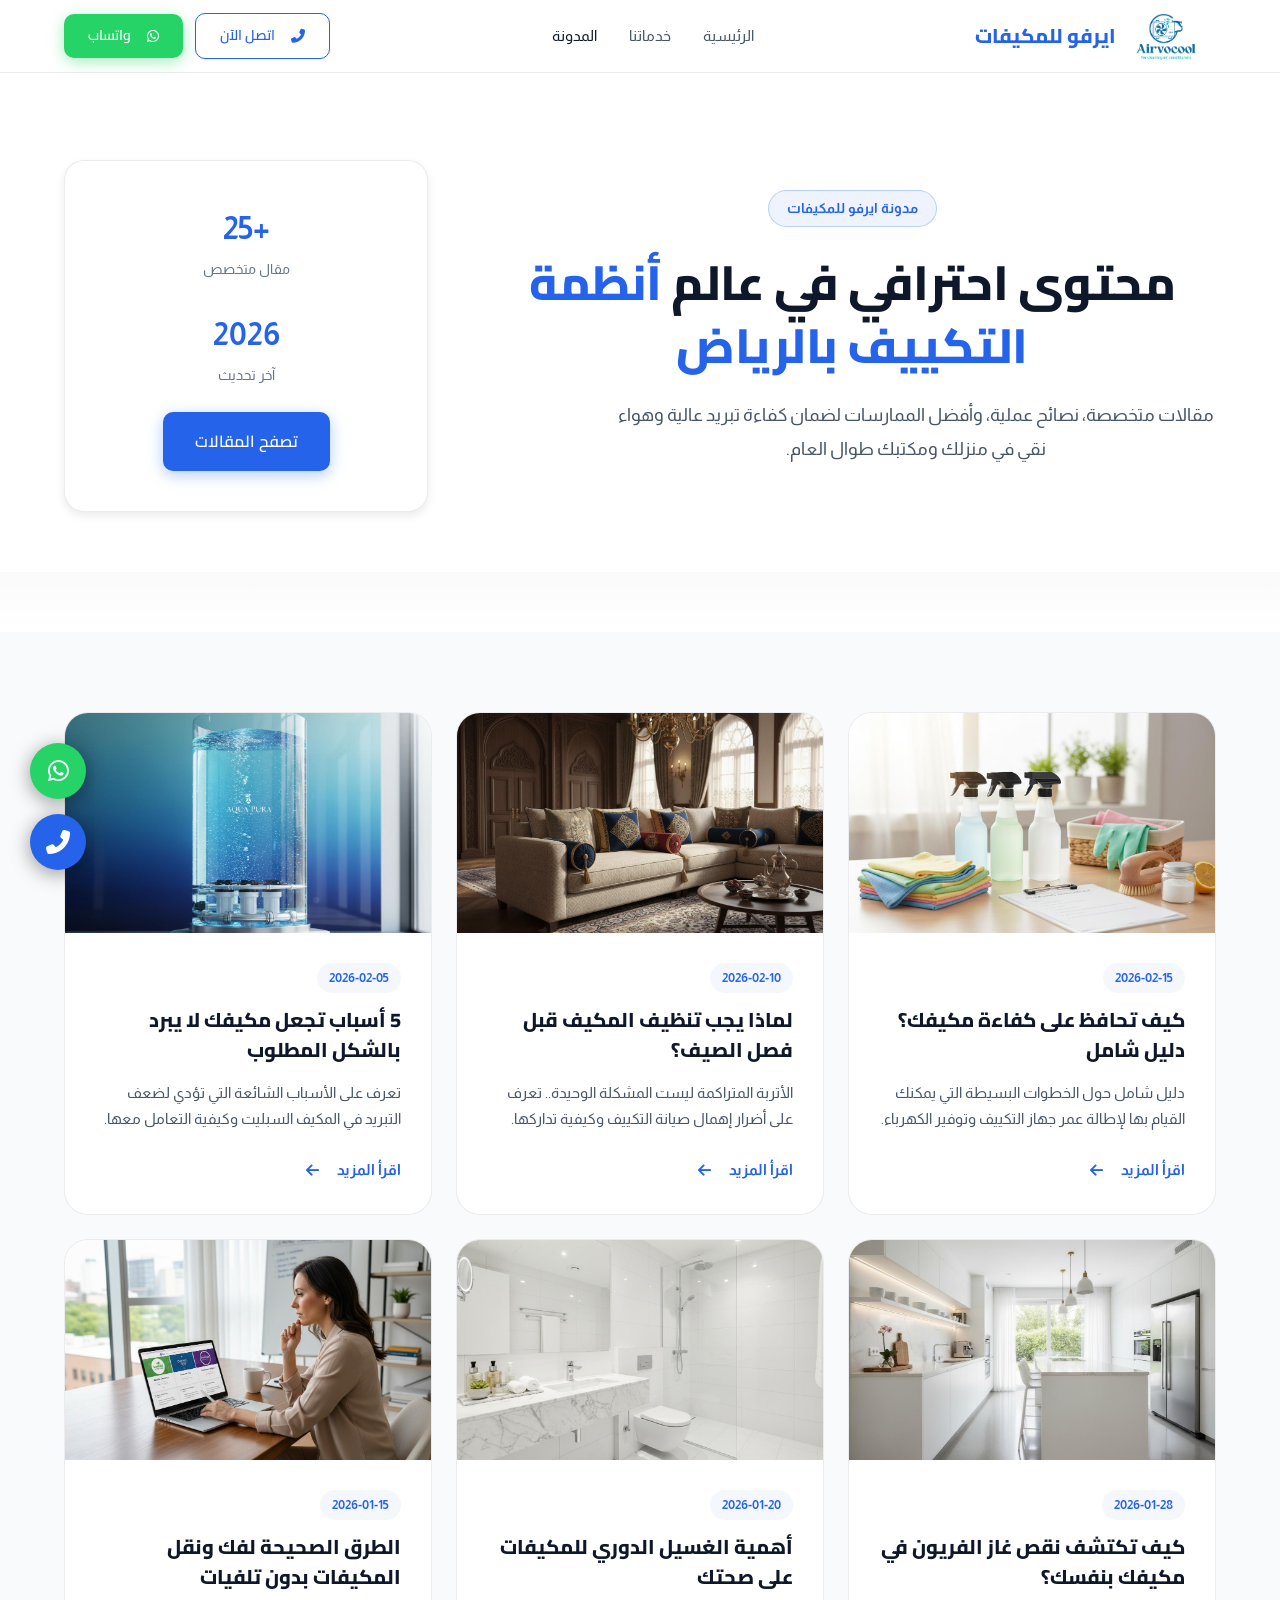
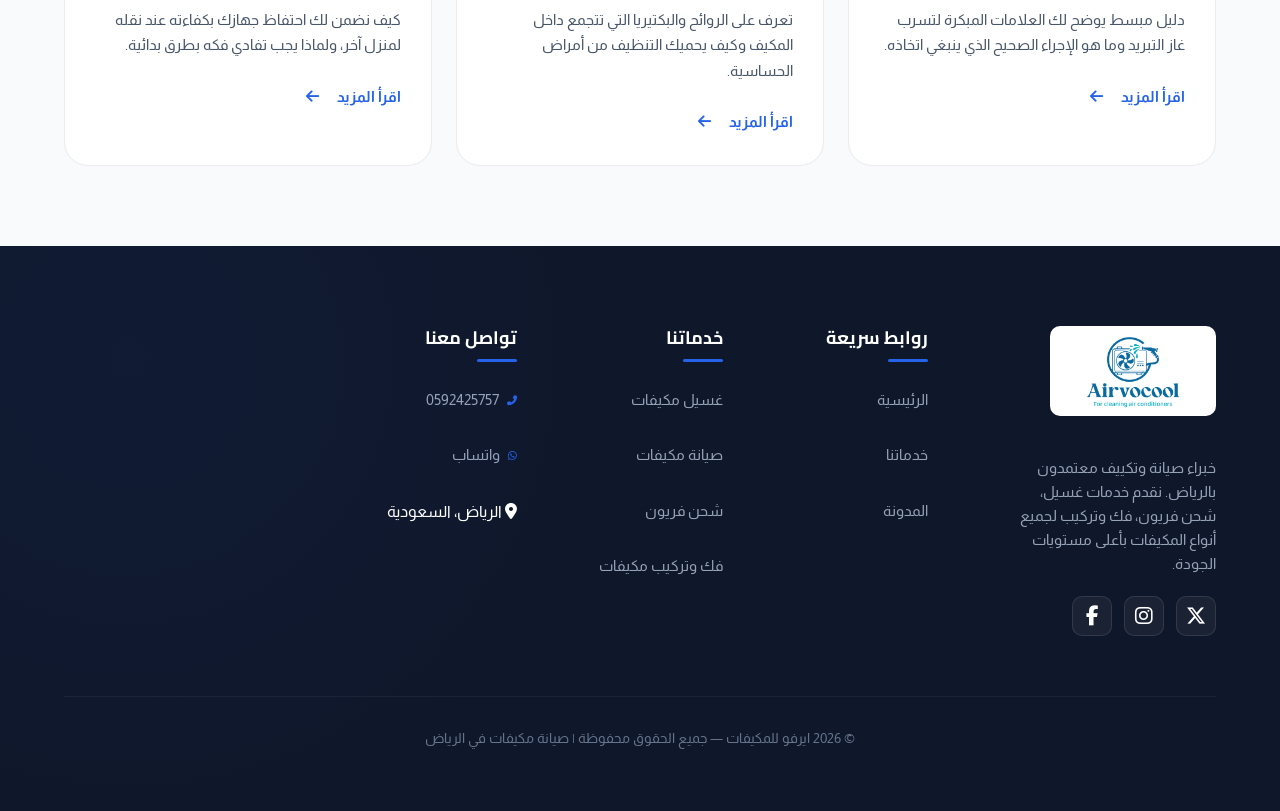
<file: blog/index.html>
<!DOCTYPE html>
<html lang="ar" dir="rtl">

<head>
  <!-- Favicon -->
  <link rel="icon" href="../assets/images/favicon.webp" type="image/webp">
  <meta charset="UTF-8">
  <meta name="viewport" content="width=device-width, initial-scale=1.0">
  <meta name="description"
    content="مدونة ايرفو للمكيفات - نصائح وأفكار احترافية حول صيانة المكيفات، غسيل المكيفات، وطرق توفير الكهرباء بالرياض.">
  <meta name="keywords" content="نصائح تكييف، صيانة مكيفات بالرياض، غسيل مكيفات، شركة تكييف الرياض، ايرفو للمكيفات">
  <meta name="author" content="ايرفو للمكيفات">
  <meta name="robots" content="index, follow">

  <title>مدونة ايرفو للمكيفات | نصائح صيانة وغسيل المكيفات بالرياض</title>

  <!-- Fonts -->
  <link rel="preconnect" href="https://fonts.googleapis.com">
  <link rel="preconnect" href="https://fonts.gstatic.com" crossorigin>
  <link
    href="https://fonts.googleapis.com/css2?family=Cairo:wght@400;500;600;700;800&family=Almarai:wght@300;400;700;800&display=swap"
    rel="stylesheet">

  <!-- Font Awesome -->
  <link rel="stylesheet" href="https://cdnjs.cloudflare.com/ajax/libs/font-awesome/6.5.1/css/all.min.css">

  <!-- Styles -->
  <link rel="stylesheet" href="../assets/css/style.css">

  <!-- Favicon -->
  <link rel="icon" type="image/webp" href="../assets/images/favicon.webp">
</head>

<body>
  <!-- Navbar -->
  <header class="navbar">
    <div class="container navbar__container">
      <a href="../index.html" class="navbar__logo">
        <img src="../assets/images/airvocool-logo.webp" alt="ايرفو للمكيفات" class="navbar__logo-img">
        <span>ايرفو للمكيفات</span>
      </a>

      <nav class="navbar__menu">
        <a href="../index.html" class="navbar__link">الرئيسية</a>
        <a href="../services.html" class="navbar__link">خدماتنا</a>
        <a href="index.html" class="navbar__link active">المدونة</a>
      </nav>

      <div class="navbar__cta">
        <a href="tel:0592425757" class="btn btn--secondary" style="padding: 10px 24px; font-size: 14px;">
          <i class="fas fa-phone-alt" style="margin-left: 8px;"></i>
          اتصل الآن
        </a>
        <a href="https://wa.me/966592425757?text=مرحبا%20أريد%20الاستفسار%20عن%20خدمات%20التكييف"
          class="btn btn--whatsapp" style="padding: 10px 24px; font-size: 14px;" target="_blank" rel="noopener">
          <i class="fab fa-whatsapp" style="margin-left: 8px;"></i>
          واتساب
        </a>
      </div>

      <button class="navbar__toggle" aria-label="قائمة التنقل">
        <span></span>
        <span></span>
        <span></span>
      </button>
    </div>
  </header>

  <main>
    <!-- Page Header -->
    <section class="blog-hero">
      <div class="container blog-hero__wrapper">

        <div class="blog-hero__text">
          <span class="blog-hero__badge">مدونة ايرفو للمكيفات</span>

          <h1 class="blog-hero__title">
            محتوى احترافي في عالم
            <span>أنظمة التكييف بالرياض</span>
          </h1>

          <p class="blog-hero__description">
            مقالات متخصصة، نصائح عملية، وأفضل الممارسات
            لضمان كفاءة تبريد عالية وهواء نقي في منزلك ومكتبك طوال العام.
          </p>
        </div>

        <div class="blog-hero__card">
          <div class="blog-hero__stat">
            <strong>+25</strong>
            <span>مقال متخصص</span>
          </div>

          <div class="blog-hero__stat">
            <strong>2026</strong>
            <span>آخر تحديث</span>
          </div>

          <a href="#articles" class="btn btn--primary btn--large">
            تصفح المقالات
          </a>
        </div>

      </div>

      <div class="blog-hero__divider"></div>
    </section>

    <!-- Blog Grid -->
    <section class="blog-page">
      <div class="container">
        <div class="blog-grid">
          <!-- Article 1: Moving -->
          <article class="blog-card animate-on-scroll">
            <div class="blog-card__image">
              <img src="../assets/images/blog-1.webp" alt="نصائح صيانة المكيفات" loading="lazy">
            </div>
            <div class="blog-card__content">
              <span class="blog-card__date">2026-02-15</span>
              <h2 class="blog-card__title">كيف تحافظ على كفاءة مكيفك؟ دليل شامل</h2>
              <p class="blog-card__excerpt">
                دليل شامل حول الخطوات البسيطة التي يمكنك القيام بها لإطالة عمر جهاز التكييف وتوفير الكهرباء.
              </p>
              <a href="article.html" class="blog-card__link">
                اقرأ المزيد
                <i class="fas fa-arrow-left" style="margin-right: 8px;"></i>
              </a>
            </div>
          </article>

          <!-- Article 2: AC -->
          <article class="blog-card animate-on-scroll">
            <div class="blog-card__image">
              <img src="../assets/images/blog-2.webp" alt="صيانة المكيفات" loading="lazy">
            </div>
            <div class="blog-card__content">
              <span class="blog-card__date">2026-02-10</span>
              <h2 class="blog-card__title">لماذا يجب تنظيف المكيف قبل فصل الصيف؟</h2>
              <p class="blog-card__excerpt">
                الأتربة المتراكمة ليست المشكلة الوحيدة.. تعرف على أضرار إهمال صيانة التكييف وكيفية تداركها.
              </p>
              <a href="article.html" class="blog-card__link">
                اقرأ المزيد
                <i class="fas fa-arrow-left" style="margin-right: 8px;"></i>
              </a>
            </div>
          </article>

          <!-- Article 3: Moving -->
          <article class="blog-card animate-on-scroll">
            <div class="blog-card__image">
              <img src="../assets/images/blog-3.webp" alt="أعطال المكيفات" loading="lazy">
            </div>
            <div class="blog-card__content">
              <span class="blog-card__date">2026-02-05</span>
              <h2 class="blog-card__title">5 أسباب تجعل مكيفك لا يبرد بالشكل المطلوب</h2>
              <p class="blog-card__excerpt">
                تعرف على الأسباب الشائعة التي تؤدي لضعف التبريد في المكيف السبليت وكيفية التعامل معها.
              </p>
              <a href="article.html" class="blog-card__link">
                اقرأ المزيد
                <i class="fas fa-arrow-left" style="margin-right: 8px;"></i>
              </a>
            </div>
          </article>

          <!-- Article 4: AC -->
          <article class="blog-card animate-on-scroll">
            <div class="blog-card__image">
              <img src="../assets/images/blog-4.webp" alt="تعبئة الفريون للمكيفات" loading="lazy">
            </div>
            <div class="blog-card__content">
              <span class="blog-card__date">2026-01-28</span>
              <h2 class="blog-card__title">كيف تكتشف نقص غاز الفريون في مكيفك بنفسك؟</h2>
              <p class="blog-card__excerpt">
                دليل مبسط يوضح لك العلامات المبكرة لتسرب غاز التبريد وما هو الإجراء الصحيح الذي ينبغي اتخاذه.
              </p>
              <a href="article.html" class="blog-card__link">
                اقرأ المزيد
                <i class="fas fa-arrow-left" style="margin-right: 8px;"></i>
              </a>
            </div>
          </article>

          <!-- Article 5: Moving -->
          <article class="blog-card animate-on-scroll">
            <div class="blog-card__image">
              <img src="../assets/images/blog-5.webp" alt="غسيل المكيفات" loading="lazy">
            </div>
            <div class="blog-card__content">
              <span class="blog-card__date">2026-01-20</span>
              <h2 class="blog-card__title">أهمية الغسيل الدوري للمكيفات على صحتك</h2>
              <p class="blog-card__excerpt">
                تعرف على الروائح والبكتيريا التي تتجمع داخل المكيف وكيف يحميك التنظيف من أمراض الحساسية.
              </p>
              <a href="article.html" class="blog-card__link">
                اقرأ المزيد
                <i class="fas fa-arrow-left" style="margin-right: 8px;"></i>
              </a>
            </div>
          </article>

          <!-- Article 6: AC -->
          <article class="blog-card animate-on-scroll">
            <div class="blog-card__image">
              <img src="../assets/images/blog-6.webp" alt="تأسيس وتركيب المكيفات" loading="lazy">
            </div>
            <div class="blog-card__content">
              <span class="blog-card__date">2026-01-15</span>
              <h2 class="blog-card__title">الطرق الصحيحة لفك ونقل المكيفات بدون تلفيات</h2>
              <p class="blog-card__excerpt">
                كيف نضمن لك احتفاظ جهازك بكفاءته عند نقله لمنزل آخر، ولماذا يجب تفادي فكه بطرق بدائية.
              </p>
              <a href="article.html" class="blog-card__link">
                اقرأ المزيد
                <i class="fas fa-arrow-left" style="margin-right: 8px;"></i>
              </a>
            </div>
          </article>
        </div>

        <!-- Pagination -->

      </div>
    </section>
  </main>

  <!-- Footer -->
  <footer class="footer">
    <div class="container">
      <div class="footer__grid">
        <div class="footer__brand">
          <a href="../index.html" class="footer__logo">
            <img src="../assets/images/airvocool-logo.webp" alt="ايرفو للمكيفات" class="footer__logo-img">
          </a>
          <p class="footer__description">
            خبراء صيانة وتكييف معتمدون بالرياض. نقدم خدمات غسيل، شحن فريون، فك وتركيب لجميع أنواع المكيفات بأعلى مستويات
            الجودة.
          </p>
          <div class="footer__social">
            <a href="#" class="footer__social-link" aria-label="تويتر"><i class="fab fa-x-twitter"></i></a>
            <a href="#" class="footer__social-link" aria-label="انستغرام"><i class="fab fa-instagram"></i></a>
            <a href="#" class="footer__social-link" aria-label="فيسبوك"><i class="fab fa-facebook-f"></i></a>
          </div>
        </div>

        <div class="footer__column">
          <h4 class="footer__title">روابط سريعة</h4>
          <ul class="footer__links">
            <li><a href="../index.html">الرئيسية</a></li>
            <li><a href="../services.html">خدماتنا</a></li>
            <li><a href="index.html">المدونة</a></li>
          </ul>
        </div>

        <div class="footer__column">
          <h4 class="footer__title">خدماتنا</h4>
          <ul class="footer__links">
            <li><a href="../services.html">غسيل مكيفات</a></li>
            <li><a href="../services.html">صيانة مكيفات</a></li>
            <li><a href="../services.html">شحن فريون</a></li>
            <li><a href="../services.html">فك وتركيب مكيفات</a></li>
          </ul>
        </div>

        <div class="footer__column">
          <h4 class="footer__title">تواصل معنا</h4>
          <ul class="footer__links">
            <li><a href="tel:0592425757"><i class="fas fa-phone-alt"></i> 0592425757</a></li>
            <li><a href="https://wa.me/966592425757"><i class="fab fa-whatsapp"></i> واتساب</a></li>
            <li><span><i class="fas fa-map-marker-alt"></i> الرياض، السعودية</span></li>
          </ul>
        </div>
      </div>

      <div class="footer__bottom">
        <p class="footer__copyright">
          © 2026 ايرفو للمكيفات — جميع الحقوق محفوظة | صيانة مكيفات في الرياض
        </p>
      </div>
    </div>
  </footer>

  <!-- Floating Buttons -->
  <div class="floating-buttons" style="display: flex; flex-direction: column; gap: 15px;">
    <a href="https://wa.me/966592425757?text=مرحبا%20أريد%20الاستفسار%20عن%20خدمات%20التكييف"
      class="floating-btn floating-btn--whatsapp" target="_blank" rel="noopener" aria-label="تواصل عبر واتساب">
      <i class="fab fa-whatsapp"></i>
    </a>
    <a href="tel:0592425757" class="floating-btn floating-btn--call" aria-label="اتصل بنا">
      <i class="fas fa-phone-alt"></i>
    </a>
  </div>

  <!-- Scripts -->
  <script src="../assets/js/main.js"></script>
</body>

</html>
</file>
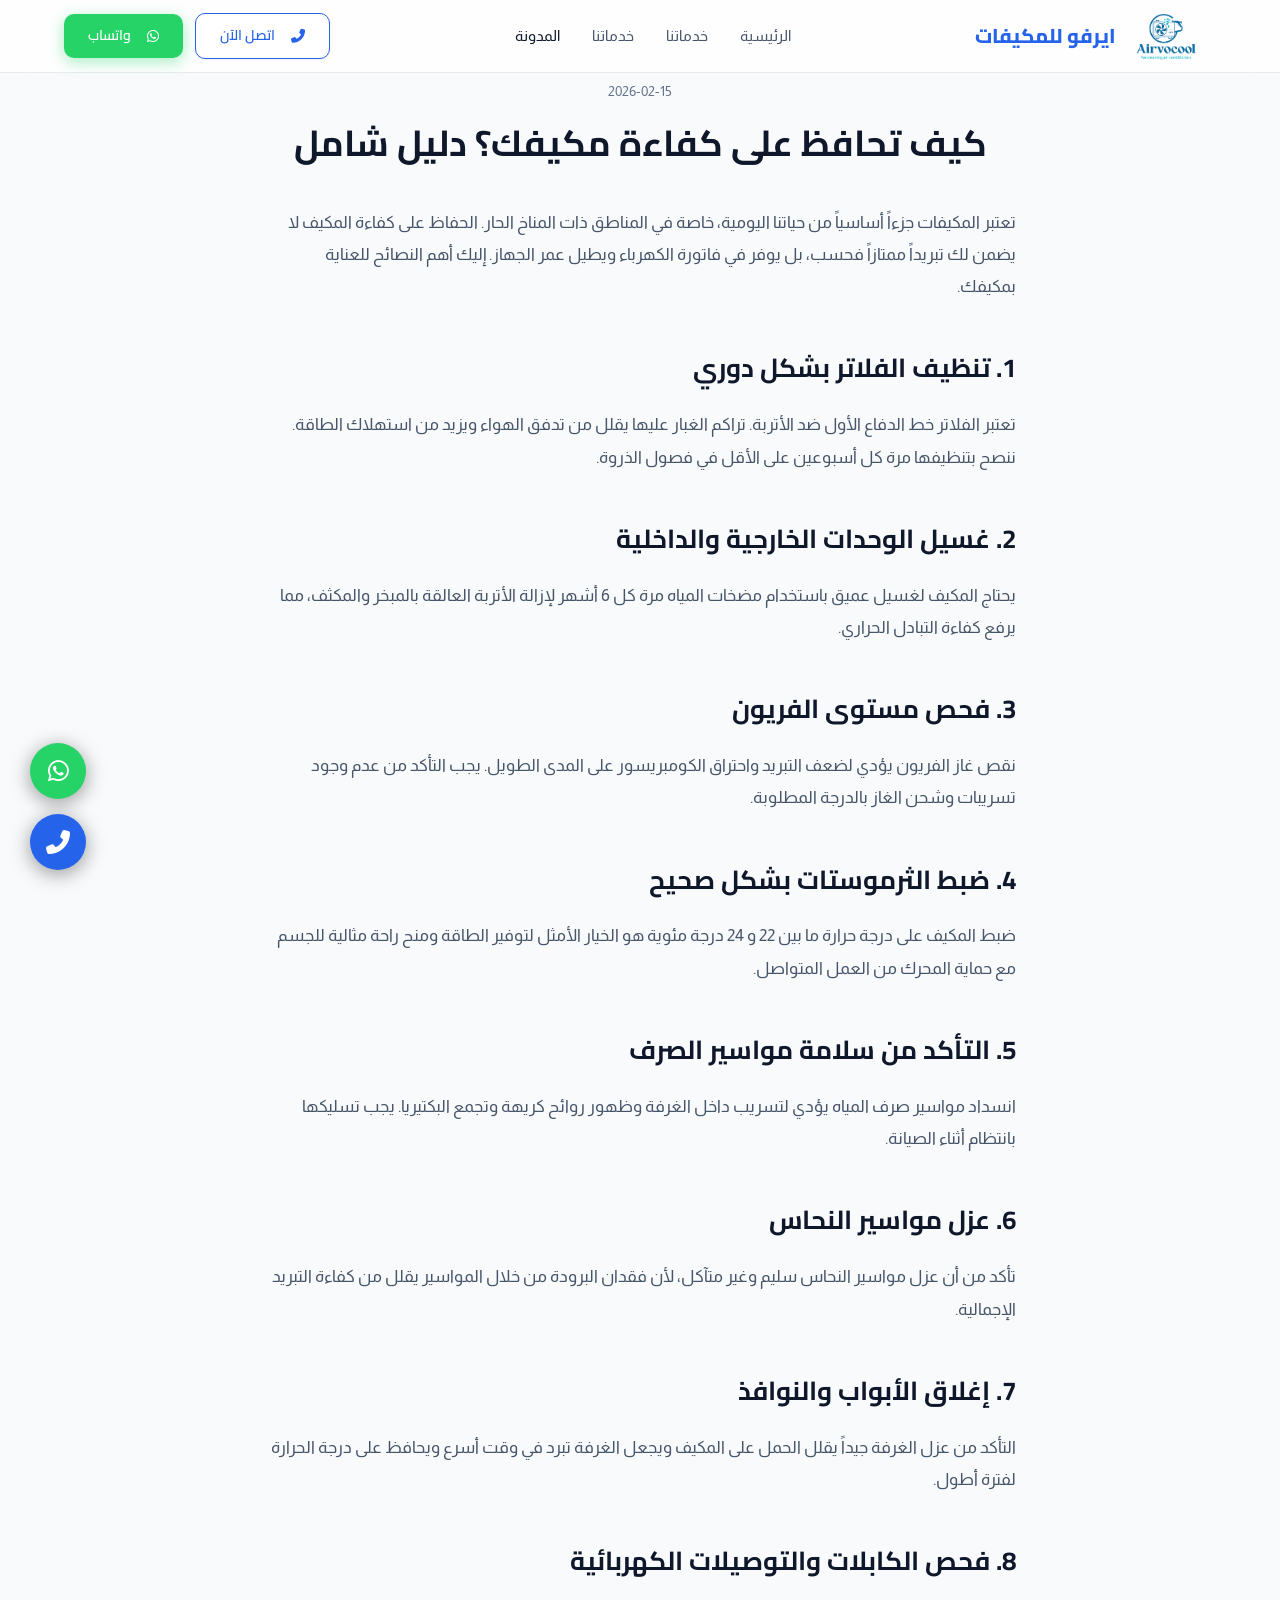
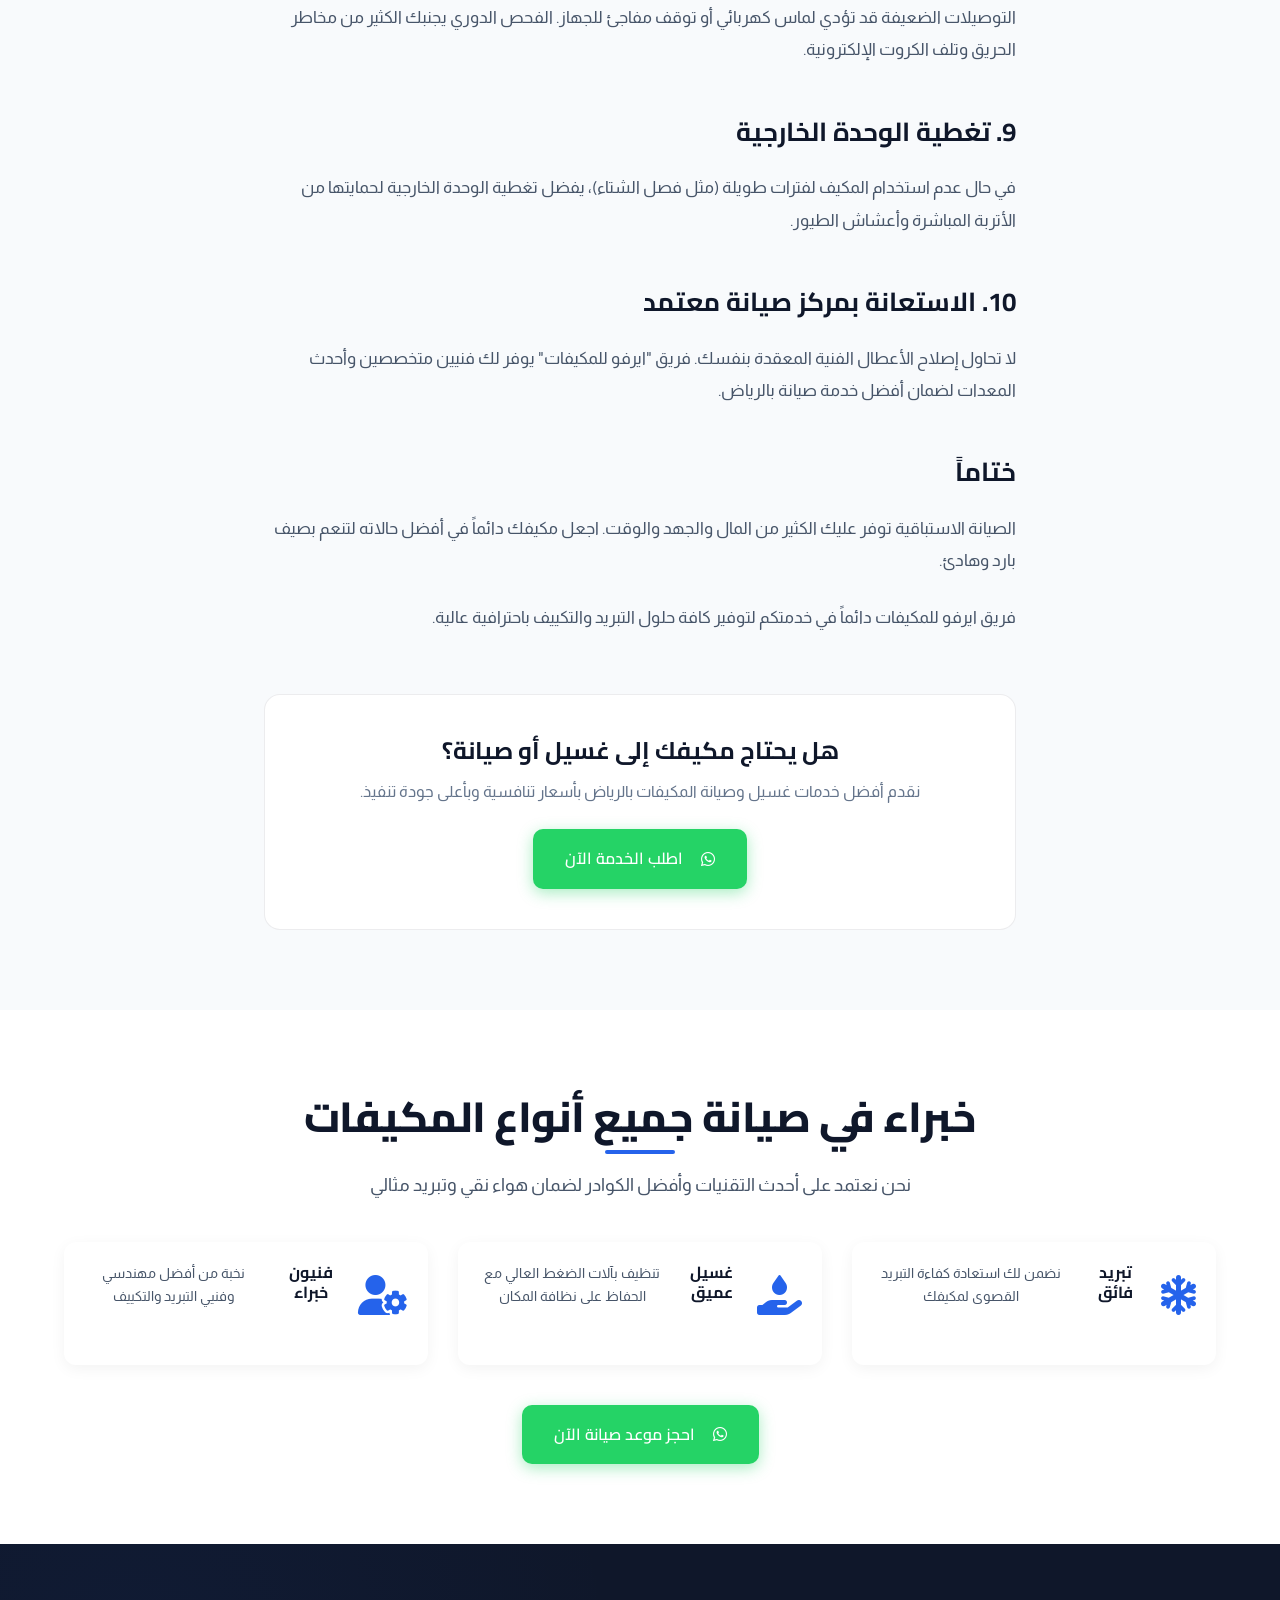
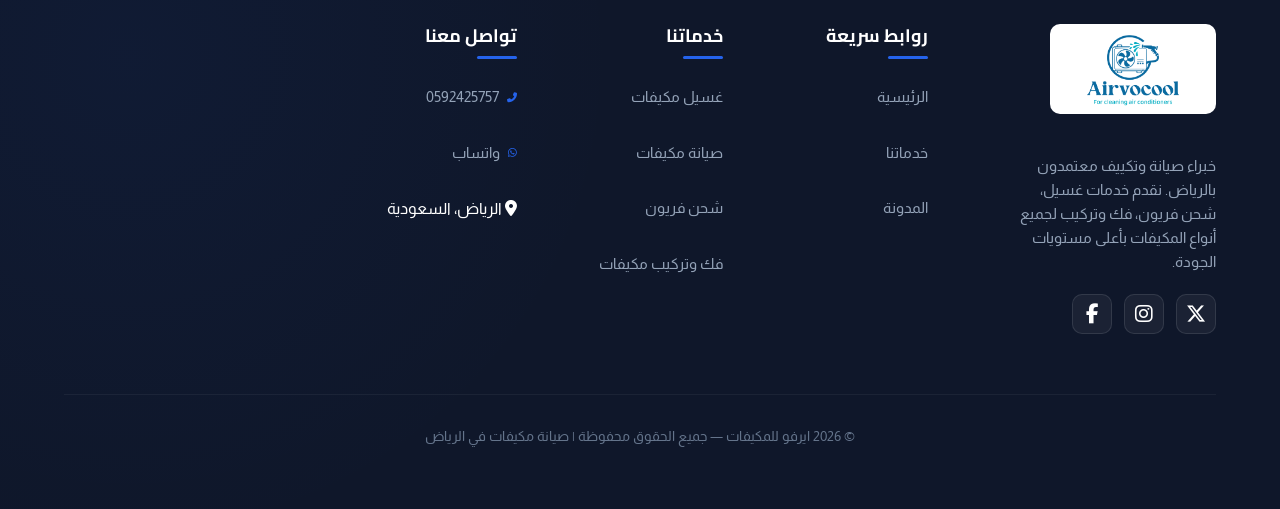
<file: blog/article.html>
<!DOCTYPE html>
<html lang="ar" dir="rtl">

<head>
  <!-- Favicon -->
  <link rel="icon" href="../assets/images/favicon.webp" type="image/webp">
  <meta charset="UTF-8">
  <meta name="viewport" content="width=device-width, initial-scale=1.0">
  <meta name="description"
    content="كيف تحافظ على كفاءة مكيفك؟ تعرف على أهم النصائح العملية لصيانة وإطالة عمر جهاز التكييف بالرياض مع ايرفو للمكيفات.">
  <meta name="keywords" content="نصائح صيانة مكيفات بالرياض، غسيل مكيفات، شركة تكييف الرياض، ايرفو للمكيفات">
  <meta name="author" content="ايرفو للمكيفات">
  <meta name="robots" content="index, follow">

  <title>نصائح صيانة المكيفات بالرياض | ايرفو للمكيفات | غسيل وتركيب</title>

  <!-- Fonts -->
  <link rel="preconnect" href="https://fonts.googleapis.com">
  <link rel="preconnect" href="https://fonts.gstatic.com" crossorigin>
  <link
    href="https://fonts.googleapis.com/css2?family=Cairo:wght@400;500;600;700;800&family=Almarai:wght@300;400;700;800&display=swap"
    rel="stylesheet">

  <!-- Font Awesome -->
  <link rel="stylesheet" href="https://cdnjs.cloudflare.com/ajax/libs/font-awesome/6.5.1/css/all.min.css">

  <!-- Styles -->
  <link rel="stylesheet" href="../assets/css/style.css">

  <!-- Favicon -->
  <link rel="icon" type="image/webp" href="../assets/images/favicon.webp">
</head>

<body>
  <!-- Navbar -->
  <header class="navbar">
    <div class="container navbar__container">
      <a href="../index.html" class="navbar__logo">
        <img src="../assets/images/airvocool-logo.webp" alt="ايرفو للمكيفات" class="navbar__logo-img">
        <span>ايرفو للمكيفات</span>
      </a>

      <nav class="navbar__menu">
        <a href="../index.html" class="navbar__link">الرئيسية</a>
        <a href="../index.html#ac-services" class="navbar__link">خدماتنا</a>
        <a href="../services.html" class="navbar__link">خدماتنا</a>
        <a href="index.html" class="navbar__link active">المدونة</a>
      </nav>

      <div class="navbar__cta">
        <a href="tel:0592425757" class="btn btn--secondary" style="padding: 10px 24px; font-size: 14px;">
          <i class="fas fa-phone-alt" style="margin-left: 8px;"></i>
          اتصل الآن
        </a>
        <a href="https://wa.me/966592425757?text=مرحبا%20أريد%20الاستفسار%20عن%20خدمات%20التكييف"
          class="btn btn--whatsapp" style="padding: 10px 24px; font-size: 14px;" target="_blank" rel="noopener">
          <i class="fab fa-whatsapp" style="margin-left: 8px;"></i>
          واتساب
        </a>
      </div>

      <button class="navbar__toggle" aria-label="قائمة التنقل">
        <span></span>
        <span></span>
        <span></span>
      </button>
    </div>
  </header>

  <main>
    <!-- Article Section -->
    <article class="article">
      <div class="container article__container">
        <header class="article__header">
          <span class="article__date">2026-02-15</span>
          <h1 class="article__title">كيف تحافظ على كفاءة مكيفك؟ دليل شامل</h1>
        </header>

        <div class="article__content">
          <p>
            تعتبر المكيفات جزءاً أساسياً من حياتنا اليومية، خاصة في المناطق ذات المناخ الحار. الحفاظ على كفاءة المكيف لا
            يضمن لك تبريداً ممتازاً فحسب، بل يوفر في فاتورة الكهرباء ويطيل عمر الجهاز. إليك أهم النصائح للعناية بمكيفك.
          </p>

          <h2>1. تنظيف الفلاتر بشكل دوري</h2>
          <p>
            تعتبر الفلاتر خط الدفاع الأول ضد الأتربة. تراكم الغبار عليها يقلل من تدفق الهواء ويزيد من استهلاك الطاقة.
            ننصح بتنظيفها مرة كل أسبوعين على الأقل في فصول الذروة.
          </p>

          <h2>2. غسيل الوحدات الخارجية والداخلية</h2>
          <p>
            يحتاج المكيف لغسيل عميق باستخدام مضخات المياه مرة كل 6 أشهر لإزالة الأتربة العالقة بالمبخر والمكثف، مما يرفع
            كفاءة التبادل الحراري.
          </p>

          <h2>3. فحص مستوى الفريون</h2>
          <p>
            نقص غاز الفريون يؤدي لضعف التبريد واحتراق الكومبريسور على المدى الطويل. يجب التأكد من عدم وجود تسريبات وشحن
            الغاز بالدرجة المطلوبة.
          </p>

          <h2>4. ضبط الثرموستات بشكل صحيح</h2>
          <p>
            ضبط المكيف على درجة حرارة ما بين 22 و 24 درجة مئوية هو الخيار الأمثل لتوفير الطاقة ومنح راحة مثالية للجسم مع
            حماية المحرك من العمل المتواصل.
          </p>

          <h2>5. التأكد من سلامة مواسير الصرف</h2>
          <p>
            انسداد مواسير صرف المياه يؤدي لتسريب داخل الغرفة وظهور روائح كريهة وتجمع البكتيريا. يجب تسليكها بانتظام
            أثناء الصيانة.
          </p>

          <h2>6. عزل مواسير النحاس</h2>
          <p>
            تأكد من أن عزل مواسير النحاس سليم وغير متآكل، لأن فقدان البرودة من خلال المواسير يقلل من كفاءة التبريد
            الإجمالية.
          </p>

          <h2>7. إغلاق الأبواب والنوافذ</h2>
          <p>
            التأكد من عزل الغرفة جيداً يقلل الحمل على المكيف ويجعل الغرفة تبرد في وقت أسرع ويحافظ على درجة الحرارة لفترة
            أطول.
          </p>

          <h2>8. فحص الكابلات والتوصيلات الكهربائية</h2>
          <p>
            التوصيلات الضعيفة قد تؤدي لماس كهربائي أو توقف مفاجئ للجهاز. الفحص الدوري يجنبك الكثير من مخاطر الحريق وتلف
            الكروت الإلكترونية.
          </p>

          <h2>9. تغطية الوحدة الخارجية</h2>
          <p>
            في حال عدم استخدام المكيف لفترات طويلة (مثل فصل الشتاء)، يفضل تغطية الوحدة الخارجية لحمايتها من الأتربة
            المباشرة وأعشاش الطيور.
          </p>

          <h2>10. الاستعانة بمركز صيانة معتمد</h2>
          <p>
            لا تحاول إصلاح الأعطال الفنية المعقدة بنفسك. فريق "ايرفو للمكيفات" يوفر لك فنيين متخصصين وأحدث المعدات لضمان
            أفضل خدمة صيانة بالرياض.
          </p>

          <h2>ختاماً</h2>
          <p>
            الصيانة الاستباقية توفر عليك الكثير من المال والجهد والوقت. اجعل مكيفك دائماً في أفضل حالاته لتنعم بصيف بارد
            وهادئ.
          </p>
          <p>
            فريق ايرفو للمكيفات دائماً في خدمتكم لتوفير كافة حلول التبريد والتكييف باحترافية عالية.
          </p>
        </div>

        <!-- Article CTA -->
        <div class="article__cta">
          <h3 class="article__cta-title">هل يحتاج مكيفك إلى غسيل أو صيانة؟</h3>
          <p class="article__cta-text">نقدم أفضل خدمات غسيل وصيانة المكيفات بالرياض بأسعار تنافسية وبأعلى جودة تنفيذ.
          </p>
          <a href="https://wa.me/966592425757?text=مرحبا%20أريد%20الاستفسار%20عن%20خدمات%20التكييف"
            class="btn btn--whatsapp btn--large" target="_blank" rel="noopener">
            <i class="fab fa-whatsapp" style="margin-left: 10px;"></i>
            اطلب الخدمة الآن
          </a>
        </div>
      </div>
    </article>

    <section class="moving-services-cta" style="padding: 80px 0; background: var(--bg-alt);">
      <div class="container" style="text-align: center;">
        <h2 class="section-title">خبراء في صيانة جميع أنواع المكيفات</h2>
        <p class="section-subtitle">نحن نعتمد على أحدث التقنيات وأفضل الكوادر لضمان هواء نقي وتبريد مثالي</p>

        <div class="moving-features"
          style="display: grid; grid-template-columns: repeat(auto-fit, minmax(200px, 1fr)); gap: 30px; margin-top: 40px;">
          <div class="feature-item"
            style="padding: 20px; background: #fff; border-radius: 12px; box-shadow: 0 4px 15px rgba(0,0,0,0.05);">
            <div style="font-size: 40px; margin-bottom: 15px; color: var(--accent-primary);"><i
                class="fas fa-snowflake"></i></div>
            <h4 style="margin-bottom: 10px;">تبريد فائق</h4>
            <p style="font-size: 14px; color: var(--text-secondary);">نضمن لك استعادة كفاءة التبريد القصوى لمكيفك</p>
          </div>
          <div class="feature-item"
            style="padding: 20px; background: #fff; border-radius: 12px; box-shadow: 0 4px 15px rgba(0,0,0,0.05);">
            <div style="font-size: 40px; margin-bottom: 15px; color: var(--accent-primary);"><i
                class="fas fa-hand-holding-water"></i></div>
            <h4 style="margin-bottom: 10px;">غسيل عميق</h4>
            <p style="font-size: 14px; color: var(--text-secondary);">تنظيف بآلات الضغط العالي مع الحفاظ على نظافة
              المكان</p>
          </div>
          <div class="feature-item"
            style="padding: 20px; background: #fff; border-radius: 12px; box-shadow: 0 4px 15px rgba(0,0,0,0.05);">
            <div style="font-size: 40px; margin-bottom: 15px; color: var(--accent-primary);"><i
                class="fas fa-user-gear"></i></div>
            <h4 style="margin-bottom: 10px;">فنيون خبراء</h4>
            <p style="font-size: 14px; color: var(--text-secondary);">نخبة من أفضل مهندسي وفنيي التبريد والتكييف</p>
          </div>
        </div>

        <div style="margin-top: 40px;">
          <a href="https://wa.me/966592425757?text=مرحبا%20أريد%20الاستفسار%20عن%20خدمات%20التكييف"
            class="btn btn--whatsapp btn--large" target="_blank" rel="noopener">
            <i class="fab fa-whatsapp" style="margin-left: 10px;"></i>
            احجز موعد صيانة الآن
          </a>
        </div>
      </div>
    </section>
  </main>

  <!-- Footer -->
  <footer class="footer">
    <div class="container">
      <div class="footer__grid">
        <div class="footer__brand">
          <a href="../index.html" class="footer__logo">
            <img src="../assets/images/airvocool-logo.webp" alt="ايرفو للمكيفات" class="footer__logo-img">
          </a>
          <p class="footer__description">
            خبراء صيانة وتكييف معتمدون بالرياض. نقدم خدمات غسيل، شحن فريون، فك وتركيب لجميع أنواع المكيفات بأعلى مستويات
            الجودة.
          </p>
          <div class="footer__social">
            <a href="#" class="footer__social-link" aria-label="تويتر"><i class="fab fa-x-twitter"></i></a>
            <a href="#" class="footer__social-link" aria-label="انستغرام"><i class="fab fa-instagram"></i></a>
            <a href="#" class="footer__social-link" aria-label="فيسبوك"><i class="fab fa-facebook-f"></i></a>
          </div>
        </div>

        <div class="footer__column">
          <h4 class="footer__title">روابط سريعة</h4>
          <ul class="footer__links">
            <li><a href="../index.html">الرئيسية</a></li>
            <li><a href="../services.html">خدماتنا</a></li>
            <li><a href="index.html">المدونة</a></li>
          </ul>
        </div>

        <div class="footer__column">
          <h4 class="footer__title">خدماتنا</h4>
          <ul class="footer__links">
            <li><a href="../services.html">غسيل مكيفات</a></li>
            <li><a href="../services.html">صيانة مكيفات</a></li>
            <li><a href="../services.html">شحن فريون</a></li>
            <li><a href="../services.html">فك وتركيب مكيفات</a></li>
          </ul>
        </div>

        <div class="footer__column">
          <h4 class="footer__title">تواصل معنا</h4>
          <ul class="footer__links">
            <li><a href="tel:0592425757"><i class="fas fa-phone-alt"></i> 0592425757</a></li>
            <li><a href="https://wa.me/966592425757"><i class="fab fa-whatsapp"></i> واتساب</a></li>
            <li><span><i class="fas fa-map-marker-alt"></i> الرياض، السعودية</span></li>
          </ul>
        </div>
      </div>

      <div class="footer__bottom">
        <p class="footer__copyright">
          © 2026 ايرفو للمكيفات — جميع الحقوق محفوظة | صيانة مكيفات في الرياض
        </p>
      </div>
    </div>
  </footer>

  <!-- Floating Buttons -->
  <div class="floating-buttons" style="display: flex; flex-direction: column; gap: 15px;">
    <a href="https://wa.me/966592425757?text=مرحبا%20أريد%20الاستفسار%20عن%20خدمات%20التكييف"
      class="floating-btn floating-btn--whatsapp" target="_blank" rel="noopener" aria-label="تواصل عبر واتساب">
      <i class="fab fa-whatsapp"></i>
    </a>
    <a href="tel:0592425757" class="floating-btn floating-btn--call" aria-label="اتصل بنا">
      <i class="fas fa-phone-alt"></i>
    </a>
  </div>

  <!-- Scripts -->
  <script src="../assets/js/main.js"></script>
</body>

</html>
</file>
<file: assets/css/style.css>
/* ============================================
   ايرفو كول لخدمات التكييف - Premium AC Services Website
   Dark Theme Design
   ============================================ */

/* CSS Variables */
:root {
  --bg-primary: #ffffff;
  --bg-secondary: #f8fafc;
  --bg-card: #ffffff;
  --bg-card-hover: #f1f5f9;

  --accent-primary: #2563eb;
  --accent-secondary: #3b82f6;
  --accent-glow: rgba(37, 99, 235, 0.15);

  --text-primary: #0f172a;
  --text-secondary: #475569;
  --text-muted: #64748b;

  --whatsapp: #25d366;
  --whatsapp-dark: #128c7e;

  --border-color: rgba(15, 23, 42, 0.08);

  --shadow-sm: 0 1px 2px rgba(0, 0, 0, 0.06);
  --shadow-md: 0 4px 10px rgba(0, 0, 0, 0.08);
  --shadow-lg: 0 15px 30px rgba(0, 0, 0, 0.08);
  --shadow-glow: 0 0 40px rgba(37, 99, 235, 0.08);

  --transition-fast: 0.2s ease;
  --transition-normal: 0.3s ease;
  --transition-slow: 0.5s ease;
}

/* Reset & Base */
*,
*::before,
*::after {
  margin: 0;
  padding: 0;
  box-sizing: border-box;
}

html {
  scroll-behavior: smooth;
  font-size: 16px;
}

body {
  font-family: 'Almarai', -apple-system, BlinkMacSystemFont, sans-serif;
  direction: rtl;
  text-align: right;
  line-height: 1.7;
  color: var(--text-primary);
  background-color: var(--bg-primary);
  overflow-x: hidden;
}

h1,
h2,
h3,
h4,
h5,
h6 {
  font-family: 'Cairo', 'Tajawal', sans-serif;
  font-weight: 700;
  line-height: 1.3;
  color: var(--text-primary);
}

p {
  margin-bottom: 1rem;
  color: var(--text-secondary);
}

a {
  text-decoration: none;
  color: inherit;
  transition: var(--transition-fast);
}

img {
  max-width: 100%;
  height: auto;
  display: block;
}

ul,
ol {
  list-style: none;
}

button {
  cursor: pointer;
  border: none;
  background: none;
  font-family: inherit;
}

/* Container */
.container {
  width: 100%;
  max-width: 1200px;

  margin: 0 auto;
  padding: 0 24px;
}

/* ============================================
   Typography
   ============================================ */

.section-title {
  font-size: 36px;
  margin-bottom: 1rem;
  color: var(--text-primary);
  text-align: center;
}

.section-subtitle {
  font-size: 18px;
  color: var(--text-secondary);
  margin-bottom: 3rem;
  text-align: center;
}

/* ============================================
   Buttons
   ============================================ */

.btn {
  display: inline-flex;
  align-items: center;
  justify-content: center;
  gap: 8px;
  padding: 14px 28px;
  font-size: 15px;
  font-weight: 600;
  border-radius: 10px;
  transition: var(--transition-fast);
  font-family: 'Cairo', sans-serif;
}

.btn--primary {
  background: var(--accent-primary);
  color: white;
  box-shadow: 0 4px 15px rgba(59, 130, 246, 0.4);
}

.btn--primary:hover {
  background: var(--accent-secondary);
  transform: translateY(-2px);
  box-shadow: 0 6px 20px rgba(59, 130, 246, 0.5);
}

.btn--secondary {
  background: white;
  color: var(--accent-primary);
  border: 1px solid var(--accent-primary);
  box-shadow: var(--shadow-sm);
}

.btn--secondary:hover {
  background: var(--accent-primary);
  color: white;
  transform: translateY(-2px);
  box-shadow: 0 6px 20px rgba(37, 99, 235, 0.4);
}

.btn--whatsapp {
  background: var(--whatsapp);
  color: white;
  box-shadow: 0 4px 15px rgba(37, 211, 102, 0.4);
}

.btn--whatsapp:hover {
  background: var(--whatsapp-dark);
  transform: translateY(-2px);
  box-shadow: 0 6px 20px rgba(37, 211, 102, 0.5);
}

.btn--large {
  padding: 16px 32px;
  font-size: 16px;
}

/* ============================================
   Navbar
   ============================================ */

.navbar {
  position: fixed;
  top: 0;
  right: 0;
  left: 0;
  z-index: 1000;
  background: rgba(255, 255, 255, 0.8);
  backdrop-filter: blur(12px);
  border-bottom: 1px solid var(--border-color);
  transition: var(--transition-fast);
}

.navbar__container {
  display: flex;
  align-items: center;
  justify-content: space-between;
  height: 72px;
}

.navbar__logo {
  font-family: 'Cairo', sans-serif;
  font-size: 20px;
  font-weight: 800;
  color: var(--text-primary);
  display: flex;
  align-items: center;
}

.navbar__logo-img {
  height: 70px;
  width: 100px;
  border-radius: 8px;
  object-fit: contain;
}

.navbar__logo span {
  color: var(--accent-primary);
}

.navbar__menu {
  display: flex;
  align-items: center;
  gap: 2rem;
}

.navbar__link {
  font-size: 15px;
  font-weight: 500;
  color: var(--text-secondary);
  padding: 8px 0;
  position: relative;
  transition: var(--transition-fast);
}

.navbar__link:hover,
.navbar__link.active {
  color: var(--text-primary);
}

.navbar__cta {
  display: flex;
  align-items: center;
  gap: 12px;
}

.navbar__toggle {
  display: none;
  flex-direction: column;
  gap: 5px;
  padding: 8px;
}

.navbar__toggle span {
  display: block;
  width: 24px;
  height: 2px;
  background: var(--text-primary);
  border-radius: 2px;
  transition: var(--transition-fast);
}

/* ============================================
   Hero Section
   ============================================ */

.hero {
  min-height: 100vh;
  display: flex;
  flex-direction: column;
  justify-content: center;
  align-items: flex-start;
  padding-top: 72px;
  position: relative;
  overflow: hidden;

  background-image: url('../images/cover.webp');
  background-size: cover;
  background-position: center;
  background-repeat: no-repeat;
}

.hero::before {
  content: '';
  position: absolute;
  inset: 0;

  background:
    /* Dark overlay */
    linear-gradient(rgba(10, 14, 23, 0.55),
      rgba(10, 14, 23, 0.55)),

    /* glow effects (اللي عندك) */
    radial-gradient(ellipse at top, rgba(59, 130, 246, 0.08) 0%, transparent 50%),
    radial-gradient(ellipse at bottom right, rgba(59, 130, 246, 0.05) 0%, transparent 40%);

  pointer-events: none;
}

/* ============================================
   About Premium Section
   ============================================ */
.about-premium {
  padding: 20px 0;
  background-color: var(--bg-primary);
  overflow: hidden;
}

.about-premium__container {
  display: grid;
  grid-template-columns: 1fr 1fr;
  gap: 80px;
  align-items: center;
}

.about-premium__image {
  position: relative;
}

.about-premium__img-wrapper {
  position: relative;
  border-radius: 30px;
  overflow: hidden;
  box-shadow: 0 30px 60px rgba(0, 0, 0, 0.1);
  z-index: 2;
}

.about-premium__img-wrapper img {
  width: 100%;
  height: auto;
  display: block;
}

.about-premium__experience {
  position: absolute;
  bottom: 30px;
  right: 30px;
  background: var(--accent-primary);
  color: #ffffff;
  padding: 24px;
  border-radius: 20px;
  text-align: center;
  box-shadow: 0 15px 30px rgba(37, 99, 235, 0.4);
  z-index: 3;
}

.about-premium__experience .number {
  display: block;
  font-size: 36px;
  font-weight: 800;
  line-height: 1;
  margin-bottom: 5px;
}

.about-premium__experience .label {
  font-size: 13px;
  font-weight: 600;
  opacity: 0.9;
}

.about-premium__decoration {
  position: absolute;
  top: -40px;
  left: -40px;
  width: 200px;
  height: 200px;
  background: radial-gradient(circle, var(--accent-primary) 0%, transparent 70%);
  opacity: 0.1;
  z-index: 1;
}

.about-premium__content .section-title {
  margin-bottom: 25px;
  text-align: right;
}

.section-description {
  font-size: 17px;
  line-height: 1.8;
  color: var(--text-secondary);
  margin-bottom: 40px;
}

.about-premium__features {
  display: grid;
  gap: 25px;
  margin-bottom: 45px;
}

.feature-item {
  display: flex;
  gap: 20px;
  align-items: flex-start;
}

.feature-item__icon {
  width: 50px;
  height: 50px;
  background: rgba(37, 99, 235, 0.08);
  color: var(--accent-primary);
  border-radius: 14px;
  display: flex;
  align-items: center;
  justify-content: center;
  font-size: 20px;
  flex-shrink: 0;
}

.feature-item__text h4 {
  font-size: 17px;
  margin-bottom: 5px;
  color: var(--text-primary);
}

.feature-item__text p {
  font-size: 14px;
  color: var(--text-muted);
}

.about-premium__stats {
  display: grid;
  grid-template-columns: repeat(3, 1fr);
  gap: 20px;
  margin-bottom: 45px;
  padding: 30px 0;
  border-top: 1px solid var(--border-color);
  border-bottom: 1px solid var(--border-color);
}

.stat-box {
  text-align: center;
}

.stat-box__number {
  display: block;
  font-size: 28px;
  font-weight: 800;
  color: var(--text-primary);
  margin-bottom: 5px;
}

.stat-box__label {
  font-size: 13px;
  color: var(--text-muted);
}

.about-premium__footer {
  display: flex;
  align-items: center;
  gap: 40px;
}

.about-premium__founder {
  display: flex;
  flex-direction: column;
}

.about-premium__founder strong {
  font-size: 16px;
  color: var(--text-primary);
}

.about-premium__founder span {
  font-size: 13px;
  color: var(--text-muted);
}

@media (max-width: 991px) {
  .about-premium__container {
    grid-template-columns: 1fr;
    gap: 60px;
  }
  .about-premium__image {
    max-width: 500px;
    margin: 0 auto;
  }
}

.hero__content {
  text-align: right;
  position: relative;
  z-index: 1;
  max-width: 800px;
  padding: 0 60px;
  width: 100%;
}

.hero__badge {
  display: inline-flex;
  align-items: center;
  gap: 8px;
  background: rgba(59, 130, 246, 0.1);
  color: #ffffff;
  padding: 8px 20px;
  border-radius: 50px;
  font-size: 14px;
  margin-bottom: 2rem;
  border: 1px solid rgba(59, 130, 246, 0.2);
}

.hero__title {
  font-size: 52px;
  color: #ffffff;
  text-shadow:
    0 2px 8px rgba(0, 0, 0, 0.6),
    0 4px 20px rgba(0, 0, 0, 0.4);
  margin-bottom: 1.5rem;
  line-height: 1.2;
  font-weight: 800;
}

.hero__title .highlight {
  color: var(--accent-primary);
}

.hero-btn {
  background: rgba(255, 255, 255, 0.1);
  color: #ffffff;
  border: 1px solid rgba(255, 255, 255, 0.5);
  backdrop-filter: blur(4px);
}

.hero-btn:hover {
  background: rgba(255, 255, 255, 0.2);
  color: #ffffff;
  border-color: #ffffff;
}

.hero__description {
  font-size: 18px;
  color: #ffffff;
  margin-bottom: 2.5rem;
  max-width: 600px;
}

.hero__buttons {
  display: flex;
  gap: 16px;
  justify-content: flex-start;
  flex-wrap: wrap;
  margin-bottom: 4rem;
}

.hero__stats {
  display: flex;
  justify-content: flex-start;
  gap: 4rem;
  flex-wrap: wrap;
}

.hero__stat {
  text-align: center;
}

.hero__stat-number {
  font-size: 42px;
  font-weight: 800;
  color: #d7ddeb;
  font-family: 'Cairo', sans-serif;
  line-height: 1;
}

.hero__stat-label {
  font-size: 14px;
  color: #d7ddeb;
  margin-top: 8px;
}

/* Mobile-specific adjustments */
@media (max-width: 768px) {
  .hero {
    align-items: center;
    padding-top: 40px;
  }

  .hero__content {
    text-align: center;
    padding: 0 20px;
  }

  .hero__buttons {
    justify-content: center;
  }

  .hero__stats {
    justify-content: center;
    gap: 10px;
    flex-wrap: nowrap;
    overflow-x: auto;
    padding-bottom: 12px;
  }

  .hero__stat {
    flex: 1 1 140px;
    min-width: 120px;
  }
}

.hero__scroll {
  position: absolute;
  bottom: 40px;
  left: 50%;
  transform: translateX(-50%);
  color: var(--text-muted);
  font-size: 24px;
  animation: bounce 2s infinite;
}

@keyframes bounce {

  0%,
  20%,
  50%,
  80%,
  100% {
    transform: translateX(-50%) translateY(0);
  }

  40% {
    transform: translateX(-50%) translateY(-10px);
  }

  60% {
    transform: translateX(-50%) translateY(-5px);
  }
}

/* ============================================
   AC Maintenance Section
   ============================================ */

.ac-maintenance {
  padding: 140px 0;
  background: linear-gradient(135deg, var(--bg-primary) 0%, var(--bg-secondary) 100%);
  position: relative;
  overflow: hidden;
}

.ac-maintenance::before {
  content: '';
  position: absolute;
  top: 0;
  right: 0;
  left: 0;
  bottom: 0;
  background:
    radial-gradient(ellipse at top left, rgba(59, 130, 246, 0.1) 0%, transparent 50%),
    radial-gradient(ellipse at bottom right, rgba(37, 211, 102, 0.05) 0%, transparent 40%);
  pointer-events: none;
}

.ac-maintenance__header {
  text-align: center;
  margin-bottom: 60px;
  position: relative;
  z-index: 1;
}

.ac-maintenance__badge {
  display: inline-flex;
  align-items: center;
  gap: 8px;
  background: linear-gradient(135deg, rgba(37, 211, 102, 0.15) 0%, rgba(59, 130, 246, 0.15) 100%);
  color: var(--accent-secondary);
  padding: 10px 24px;
  border-radius: 50px;
  font-size: 14px;
  font-weight: 600;
  margin-bottom: 1.5rem;
  border: 1px solid rgba(59, 130, 246, 0.3);
}

.ac-maintenance__container {
  display: grid;
  grid-template-columns: 1fr 1fr;
  gap: 60px;
  align-items: center;
  position: relative;
  z-index: 1;
}

.ac-maintenance__image {
  position: relative;
  border-radius: 24px;
  overflow: hidden;
  box-shadow: var(--shadow-lg);
}

.ac-maintenance__image img {
  width: 100%;
  height: 500px;
  object-fit: cover;
}

.ac-maintenance__experience {
  position: absolute;
  bottom: 24px;
  right: 24px;
  background: rgba(10, 14, 23, 0.9);
  backdrop-filter: blur(10px);
  padding: 20px 30px;
  border-radius: 16px;
  text-align: center;
  border: 1px solid var(--border-color);
}

.ac-maintenance__years {
  display: block;
  font-size: 42px;
  font-weight: 800;
  color: var(--accent-primary);
  font-family: 'Cairo', sans-serif;
  line-height: 1;
}

.ac-maintenance__exp-text {
  font-size: 14px;
  color: var(--text-secondary);
  margin-top: 4px;
  display: block;
}

.ac-maintenance__title {
  font-size: 32px;
  margin-bottom: 20px;
  color: var(--text-primary);
}

.ac-maintenance__description {
  font-size: 16px;
  color: var(--text-secondary);
  margin-bottom: 32px;
  line-height: 1.8;
}

.ac-maintenance__services {
  display: grid;
  grid-template-columns: repeat(2, 1fr);
  gap: 20px;
  margin-bottom: 32px;
}

.ac-service-item {
  display: flex;
  align-items: flex-start;
  gap: 16px;
  background: var(--bg-card);
  padding: 20px;
  border-radius: 16px;
  border: 1px solid var(--border-color);
  transition: var(--transition-fast);
}

.ac-service-item:hover {
  background: var(--bg-card-hover);
  transform: translateY(-4px);
  border-color: rgba(59, 130, 246, 0.3);
}

.ac-service-item__icon {
  width: 48px;
  height: 48px;
  background: rgba(59, 130, 246, 0.1);
  border-radius: 12px;
  display: flex;
  align-items: center;
  justify-content: center;
  font-size: 24px;
  flex-shrink: 0;
}

.ac-service-item__content h4 {
  font-size: 16px;
  margin-bottom: 6px;
  color: var(--text-primary);
}

.ac-service-item__content p {
  font-size: 13px;
  color: var(--text-muted);
  margin-bottom: 0;
  line-height: 1.5;
}

.ac-maintenance__features {
  display: grid;
  grid-template-columns: repeat(2, 1fr);
  gap: 12px;
  margin-bottom: 32px;
}

.ac-feature {
  display: flex;
  align-items: center;
  gap: 10px;
  font-size: 14px;
  color: var(--text-secondary);
}

.ac-feature__check {
  width: 22px;
  height: 22px;
  background: rgba(37, 211, 102, 0.15);
  border-radius: 50%;
  display: flex;
  align-items: center;
  justify-content: center;
  color: var(--whatsapp);
  font-size: 12px;
  font-weight: 700;
  flex-shrink: 0;
}

.ac-maintenance__cta {
  display: flex;
  gap: 16px;
  flex-wrap: wrap;
}

/* ============================================
   Services Grid Section
   ============================================ */
.section-title {
  font-size: 42px;
  font-weight: 800;
  margin-bottom: 14px;
  text-align: center;
  position: relative;
  width: fit-content;
  margin-inline: auto;
  /* السحر هنا */
  letter-spacing: -0.5px;
}

.section-title::after {
  content: "";
  position: absolute;
  left: 50%;
  transform: translateX(-50%);
  bottom: -10px;
  width: 70px;
  height: 4px;
  background: var(--accent-primary);
  border-radius: 3px;
}

.section-subtitle {
  font-size: 18px;
  color: var(--text-secondary);
  max-width: 600px;
  margin: 25px auto 0;
  line-height: 1.8;
}

.section-badge {
  display: inline-block;
  font-size: 14px;
  font-weight: 600;
  color: var(--accent-primary);
  background: rgba(37, 99, 235, .08);
  padding: 6px 18px;
  border-radius: 50px;
  margin-bottom: 18px;
  margin-top: 18px;
}

.services-grid__header {
  text-align: center;
}

/* ============================================
   Services Grid
   ============================================ */
.services-grid {
  padding: 20px 0;
  background-color: var(--bg-primary);
}

.services-grid__container {
  display: grid;
  grid-template-columns: repeat(3, 1fr);
  gap: 32px;
}

.service-grid-card {
  background: var(--bg-card); /* Changed from #ffffff */
  border-radius: 20px;
  overflow: hidden;
  border: 1px solid var(--border-color);
  transition: all 0.4s cubic-bezier(0.4, 0, 0.2, 1);
  position: relative;
  display: flex;
  flex-direction: column;
}

.service-grid-card:hover {
  transform: translateY(-12px);
  box-shadow: 0 20px 40px rgba(37, 99, 235, 0.12);
  border-color: rgba(37, 99, 235, 0.3);
}

.service-grid-card__image {
  height: 280px;
  overflow: hidden;
  position: relative;
}

.service-grid-card__image::after {
  content: '';
  position: absolute;
  inset: 0;
  background: linear-gradient(to bottom, transparent 60%, rgba(0, 0, 0, 0.4));
  opacity: 0;
  transition: 0.4s;
}

.service-grid-card:hover .service-grid-card__image::after {
  opacity: 1;
}

.service-grid-card__image img {
  width: 100%;
  height: 100%;
  object-fit: cover;
  transition: transform 0.6s cubic-bezier(0.4, 0, 0.2, 1);
}

.service-grid-card:hover .service-grid-card__image img {
  transform: scale(1.1);
}

.service-grid-card__content {
  padding: 30px;
  flex-grow: 1;
  display: flex;
  flex-direction: column;
}

.service-grid-card__title {
  font-size: 22px;
  font-weight: 800;
  margin-bottom: 12px;
  color: var(--text-primary);
}

.service-grid-card:hover .service-grid-card__title {
  color: var(--accent-primary);
}

.service-grid-card__description {
  font-size: 15px;
  color: var(--text-secondary);
  line-height: 1.6;
  margin-bottom: 20px;
}

.service-grid-card__list {
  display: grid;
  grid-template-columns: repeat(2, 1fr);
  gap: 10px;
  margin-bottom: 25px;
  padding: 0;
  list-style: none;
}

.service-grid-card__list li {
  font-size: 13px;
  font-weight: 600;
  color: var(--text-muted);
  display: flex;
  align-items: center;
  gap: 8px;
}

.service-grid-card__list li::before {
  content: "\f00c";
  font-family: "Font Awesome 6 Free";
  font-weight: 900;
  color: var(--accent-primary);
  font-size: 10px;
  width: 18px;
  height: 18px;
  background: rgba(37, 99, 235, 0.08);
  border-radius: 50%;
  display: flex;
  align-items: center;
  justify-content: center;
}

.service-grid-card::after {
  content: '';
  position: absolute;
  top: 0;
  left: 0;
  width: 100%;
  height: 4px;
  background: var(--accent-primary);
  transform: scaleX(0);
  transition: 0.4s;
  transform-origin: right;
}

.service-grid-card:hover::after {
  transform: scaleX(1);
}

.service-grid-card__actions {
  display: flex;
  gap: 10px;
  margin-top: auto;
  opacity: .85;
  transition: .3s;
}

.service-grid-card__actions .btn {
  flex: 1;
  padding: 10px 14px;
  font-size: 14px;
}

.service-grid-card:hover .service-grid-card__actions {
  opacity: 1;
}

/* ============================================
   Operational Hub (Interactive Tech Journey)
   ============================================ */

.operational-hub {
  padding: 80px 0;
  background: #ffffff;
  position: relative;
  overflow: hidden;
}

/* Animations */
.animate-on-scroll {
  opacity: 0;
  transform: translateY(30px);
  transition: all 0.8s cubic-bezier(0.4, 0, 0.2, 1);
}

.animate-on-scroll.animated {
  opacity: 1;
  transform: translateY(0);
}

.hub-container {
  max-width: 1200px;
  margin: 0 auto;
}

/* Hub Navigation (Technical Tabs) */
.hub-nav {
  display: flex;
  justify-content: center;
  gap: 20px;
  margin-bottom: 80px;
  border-bottom: 2px solid var(--border-color);
  padding-bottom: 20px;
}

.hub-nav-btn {
  background: none;
  border: none;
  padding: 15px 30px;
  font-family: 'Cairo', sans-serif;
  font-weight: 800;
  font-size: 18px;
  color: var(--text-muted);
  cursor: pointer;
  position: relative;
  transition: 0.4s;
}

.hub-nav-btn::after {
  content: '';
  position: absolute;
  bottom: -22px;
  left: 0;
  width: 0;
  height: 4px;
  background: var(--accent-primary);
  transition: 0.4s;
}

.hub-nav-btn.active {
  color: var(--accent-primary);
}

.hub-nav-btn.active::after {
  width: 100%;
}

.hub-nav-btn span {
  font-size: 13px;
  display: block;
  opacity: 0.6;
  font-weight: 600;
  margin-bottom: 5px;
}

/* Hub Content Area */
.hub-panes {
  position: relative;
  min-height: 550px;
}

.hub-pane {
  display: none;
  grid-template-columns: 1fr 1fr;
  gap: 100px;
  align-items: center;
  animation: hubFade 0.6s cubic-bezier(0.4, 0, 0.2, 1) forwards;
}

.hub-pane.active {
  display: grid;
}

@keyframes hubFade {
  from { opacity: 0; transform: scale(0.98) translateY(20px); }
  to { opacity: 1; transform: scale(1) translateY(0); }
}

/* Technical Details Side */
.hub-details {
  max-width: 500px;
}

.hub-step-badge {
  color: var(--accent-primary);
  font-weight: 900;
  font-size: 14px;
  letter-spacing: 2px;
  margin-bottom: 20px;
  display: flex;
  align-items: center;
  gap: 10px;
}

.hub-step-badge::before {
  content: '';
  width: 30px;
  height: 2px;
  background: var(--accent-primary);
}

.hub-details h2 {
  font-size: 44px;
  font-weight: 900;
  color: var(--text-primary);
  margin-bottom: 30px;
  line-height: 1.2;
}

.hub-details p {
  color: var(--text-secondary);
  font-size: 18px;
  line-height: 1.8;
  margin-bottom: 40px;
}

/* Diagram System */
.hub-spec-grid {
  display: grid;
  grid-template-columns: 1fr 1fr;
  gap: 30px;
}

.spec-item {
  display: flex;
  flex-direction: column;
  gap: 10px;
}

.spec-item i {
  color: var(--accent-primary);
  font-size: 24px;
}

.spec-item span {
  font-weight: 800;
  color: var(--text-primary);
  font-size: 16px;
}

.spec-item p {
  font-size: 14px !important;
  margin: 0 !important;
  opacity: 0.8;
}

/* Hub Visual (Immersive Diagram) */
.hub-visual {
  position: relative;
  height: 500px;
  background: radial-gradient(circle at center, rgba(37, 99, 235, 0.05) 0%, transparent 70%);
  border-radius: 40px;
  display: flex;
  align-items: center;
  justify-content: center;
}

.visual-hub-icon {
  width: 180px;
  height: 180px;
  background: #fff;
  border-radius: 40px;
  display: flex;
  align-items: center;
  justify-content: center;
  font-size: 70px;
  color: var(--accent-primary);
  box-shadow: 0 30px 60px rgba(37, 99, 235, 0.15);
  position: relative;
  z-index: 2;
  border: 1px solid rgba(37, 99, 235, 0.1);
}

/* Connecting Lines Effect */
.visual-nodes {
  position: absolute;
  inset: 0;
  z-index: 1;
}

.node-point {
  position: absolute;
  width: 12px;
  height: 12px;
  background: var(--accent-primary);
  border-radius: 50%;
  box-shadow: 0 0 20px var(--accent-primary);
}

.node-point::after {
  content: '';
  position: absolute;
  top: 50%;
  right: 50%;
  width: 150px;
  height: 1px;
  background: linear-gradient(to left, var(--accent-primary), transparent);
  transform-origin: right center;
  opacity: 0.2;
}

.p1 { top: 20%; right: 20%; }
.p2 { top: 20%; left: 20%; }
.p3 { bottom: 20%; right: 20%; }
.p4 { bottom: 20%; left: 20%; }

@media (max-width: 991px) {
  .hub-pane {
    grid-template-columns: 1fr;
    gap: 60px;
    text-align: center;
  }
  .hub-details {
    max-width: 100%;
  }
  .hub-step-badge {
    justify-content: center;
  }
  .hub-spec-grid {
    grid-template-columns: 1fr;
    gap: 20px;
    text-align: right;
  }
  
  .hub-nav {
    justify-content: flex-start;
    overflow-x: auto;
    white-space: nowrap;
    padding-bottom: 25px;
    margin-bottom: 50px;
    -webkit-overflow-scrolling: touch;
    gap: 15px;
    scrollbar-width: none; /* Hide scrollbar Firefox */
  }
  .hub-nav::-webkit-scrollbar {
    display: none; /* Hide scrollbar Chrome/Safari */
  }
  
  .hub-nav-btn {
    flex: 0 0 auto;
    padding: 10px 20px;
    font-size: 15px;
  }
  
  .hub-visual {
    height: 300px;
    margin-top: 20px;
    background: radial-gradient(circle at center, rgba(37, 99, 235, 0.05) 0%, transparent 80%);
  }
  
  .visual-hub-icon {
    width: 110px;
    height: 110px;
    font-size: 40px;
    border-radius: 25px;
    box-shadow: 0 20px 40px rgba(37, 99, 235, 0.1);
  }

  .node-point {
    width: 8px;
    height: 8px;
  }

  .p1, .p2, .p3, .p4 {
    top: auto;
    bottom: auto;
    left: auto;
    right: auto;
  }
  
  .p1 { top: 15%; right: 15%; }
  .p2 { top: 15%; left: 15%; }
  .p3 { bottom: 15%; right: 15%; }
  .p4 { bottom: 15%; left: 15%; }
}

/* Lifecycle Roadmap (Refined & Professional) */
.lifecycle-roadmap {
  padding:20px 0;
  background: #ffffff;
  text-align: center;
  position: relative;
}

.roadmap-header {
  margin-bottom: 80px;
}

.roadmap-steps-refined {
  display: grid;
  grid-template-columns: repeat(4, 1fr);
  gap: 40px;
  margin-top: 60px;
  position: relative;
}

.roadmap-steps-refined::before {
  content: '';
  position: absolute;
  top: 50px;
  left: 12.5%;
  right: 12.5%;
  height: 2px;
  background: linear-gradient(90deg, 
    transparent 0%, 
    var(--border-color) 20%, 
    var(--border-color) 80%, 
    transparent 100%
  );
  z-index: 1;
}

.ref-step {
  position: relative;
  z-index: 2;
}

.ref-icon-box {
  width: 100px;
  height: 100px;
  background: #ffffff;
  border: 2px solid var(--border-color);
  border-radius: 50%;
  display: flex;
  align-items: center;
  justify-content: center;
  margin: 0 auto 30px;
  font-size: 32px;
  color: var(--text-muted);
  transition: all 0.4s cubic-bezier(0.175, 0.885, 0.32, 1.275);
}

.ref-step:hover .ref-icon-box {
  border-color: var(--accent-primary);
  color: var(--accent-primary);
  transform: translateY(-10px) scale(1.1);
  box-shadow: 0 15px 35px rgba(37, 99, 235, 0.15);
}

.ref-step h3 {
  font-size: 20px;
  margin-bottom: 15px;
  color: var(--text-primary);
  font-weight: 700;
}

.ref-step p {
  font-size: 15px;
  color: var(--text-secondary);
  line-height: 1.7;
}

@media (max-width: 991px) {
  .narrative-container {
    grid-template-columns: 1fr;
    gap: 70px;
    text-align: center;
  }
  .service-narrative:nth-child(even) .narrative-container {
    direction: rtl;
  }
  .narrative-content {
    max-width: 100%;
  }
  .narrative-features {
    grid-template-columns: 1fr;
    text-align: right;
  }
  .n-feature-item {
    justify-content: center;
  }
  .roadmap-steps-refined {
    grid-template-columns: 1fr;
    gap: 60px;
  }
  .roadmap-steps-refined::before {
    display: none;
  }
  .glass-circle {
    width: 320px;
    height: 320px;
  }
  .glass-circle i {
    font-size: 100px;
  }
}

/* توزيع العمودين */
.service-columns {
  display: grid;
  grid-template-columns: 1fr 1fr;
  gap: 28px;
  margin-top: 30px;
}

/* بلوك داخلي */
.service-block {
  background: var(--bg-card);
  padding: 16px;
  border-radius: 16px;
  border: 1px solid var(--border-color);
  box-shadow: var(--shadow-sm);
}

/* ليست احترافية */
.feature-list {
  display: grid;
  gap: 12px;
  margin-top: 14px;
}

.feature-list li {
  position: relative;
  padding-right: 26px;
  font-size: 14px;
  color: var(--text-secondary);
}

.feature-list li::before {
  content: "\f00c";
  font-family: "Font Awesome 6 Free";
  font-weight: 900;
  position: absolute;
  right: 0;
  width: 22px;
  height: 22px;
  background: rgba(37, 99, 235, 0.1);
  border-radius: 50%;
  display: flex;
  align-items: center;
  justify-content: center;
  color: var(--accent-primary);
  font-size: 12px;
}

/* صندوق أهمية الخدمة */
.service-highlight {
  margin-top: 28px;
  padding: 22px;
  border-radius: 14px;
  background: linear-gradient(135deg, rgba(37, 99, 235, 0.08), transparent);
  border-right: 4px solid var(--accent-primary);
  font-size: 15px;
  line-height: 1.9;
}

@media (max-width: 900px) {
  .service-columns {
    grid-template-columns: 1fr;
  }
}

/* ============================================
   Why Choose Us - Premium Version
   ============================================ */

.why-us {
  padding: 120px 0;
  background: linear-gradient(135deg,
      var(--bg-secondary) 0%,
      #ffffff 60%);
  position: relative;
}

.why-us::before {
  content: "";
  position: absolute;
  inset: 0;
  background: radial-gradient(circle at top left,
      rgba(37, 99, 235, .06),
      transparent 40%);
  pointer-events: none;
}

.why-us__header {
  text-align: center;
  margin-bottom: 70px;
  position: relative;
  z-index: 1;
}

.why-us__grid {
  display: grid;
  grid-template-columns: repeat(4, 1fr);
  gap: 28px;
  position: relative;
  z-index: 1;
}

.why-us__card {
  background: #ffffff;
  padding: 40px 28px;
  border-radius: 20px;
  text-align: center;
  border: 1px solid var(--border-color);
  transition: all .35s ease;
  position: relative;
  overflow: hidden;
}

.why-us__card::before {
  content: "";
  position: absolute;
  inset: 0;
  background: linear-gradient(135deg,
      rgba(37, 99, 235, .04),
      transparent 60%);
  opacity: 0;
  transition: .4s;
}

.why-us__card:hover {
  transform: translateY(-10px);
  box-shadow:
    0 20px 40px rgba(37, 99, 235, .12),
    0 8px 20px rgba(0, 0, 0, .06);
  border-color: rgba(37, 99, 235, .3);
}

.why-us__card:hover::before {
  opacity: 1;
}

/* ICON */

.why-us__icon {
  width: 70px;
  height: 70px;
  margin: 0 auto 24px;
  border-radius: 18px;
  background: rgba(37, 99, 235, .08);
  display: flex;
  align-items: center;
  justify-content: center;
  font-size: 30px;
  transition: .3s;
}

.why-us__card:hover .why-us__icon {
  background: var(--accent-primary);
  color: #fff;
  transform: rotate(-5deg) scale(1.05);
}

/* TITLE */

.why-us__title {
  font-size: 20px;
  font-weight: 700;
  margin-bottom: 14px;
  color: var(--text-primary);
}

/* DESCRIPTION */

.why-us__description {
  font-size: 14px;
  color: var(--text-muted);
  line-height: 1.8;
}

/* Responsive */

@media (max-width:1024px) {
  .why-us__grid {
    grid-template-columns: repeat(2, 1fr);
  }
}

@media (max-width:767px) {
  .why-us__grid {
    grid-template-columns: 1fr;
  }
}

/* ============================================
   Statistics Section
   ============================================ */

.stats {
  padding: 100px 0;
  background: var(--bg-primary);
  position: relative;
}

.stats::before {
  content: '';
  position: absolute;
  top: 0;
  right: 0;
  left: 0;
  bottom: 0;
  background: radial-gradient(ellipse at center, rgba(59, 130, 246, 0.08) 0%, transparent 60%);
  pointer-events: none;
}

.stats__grid {
  display: grid;
  grid-template-columns: repeat(4, 1fr);
  gap: 24px;
  position: relative;
  z-index: 1;
}

.stat-card {
  text-align: center;
  padding: 24px;
}

.stat-card__number {
  font-size: 48px;
  font-weight: 800;
  color: var(--accent-primary);
  font-family: 'Cairo', sans-serif;
  line-height: 1;
  margin-bottom: 8px;
}

.stat-card__label {
  font-size: 15px;
  color: var(--text-secondary);
}

/* ============================================
   Testimonials Section
   ============================================ */

.testimonials {
  padding: 30px 0;
  background: var(--bg-secondary);
}

.testimonials__header {
  text-align: center;
  margin-bottom: 60px;
}

.testimonials__grid {
  display: grid;
  grid-template-columns: repeat(3, 1fr);
  gap: 24px;
}

.testimonial-card {
  background: var(--bg-card);
  padding: 32px;
  border-radius: 16px;
  border: 1px solid var(--border-color);
  transition: var(--transition-fast);
}

.testimonial-card:hover {
  background: var(--bg-card-hover);
  border-color: rgba(59, 130, 246, 0.3);
}

.testimonial-card__header {
  display: flex;
  align-items: center;
  gap: 16px;
  margin-bottom: 20px;
}

.testimonial-card__avatar {
  width: 56px;
  height: 56px;
  border-radius: 50%;
  object-fit: cover;
}

.testimonial-card__info h4 {
  font-size: 16px;
  color: var(--text-primary);
  margin-bottom: 4px;
}

.testimonial-card__info span {
  font-size: 13px;
  color: var(--text-muted);
}

.testimonial-card__text {
  font-size: 15px;
  color: var(--text-secondary);
  line-height: 1.7;
  margin-bottom: 16px;
}

.testimonial-card__service {
  display: inline-block;
  background: rgba(59, 130, 246, 0.1);
  color: var(--accent-secondary);
  padding: 6px 14px;
  border-radius: 50px;
  font-size: 13px;
  margin-bottom: 12px;
}

.testimonial-card__date {
  font-size: 12px;
  color: var(--text-muted);
}

/* ============================================
   Blog Preview Section
   ============================================ */

.blog-preview {
  padding: 20px 0;
  background: var(--bg-primary);
}

.blog-preview__header {
  text-align: center;
  margin-bottom: 60px;
}

.blog-preview__grid {
  display: grid;
  grid-template-columns: repeat(3, 1fr);
  gap: 24px;
}

.blog-preview-card, .blog-card {
  background: #ffffff;
  border-radius: 24px;
  overflow: hidden;
  border: 1px solid var(--border-color);
  transition: all 0.5s cubic-bezier(0.4, 0, 0.2, 1);
  display: flex;
  flex-direction: column;
}

.blog-preview-card:hover, .blog-card:hover {
  transform: translateY(-15px);
  border-color: var(--accent-primary);
  box-shadow: 0 30px 60px rgba(37, 99, 235, 0.1);
}

.blog-preview-card__image, .blog-card__image {
  height: 220px;
  overflow: hidden;
  position: relative;
}

.blog-preview-card__image::after, .blog-card__image::after {
  content: '';
  position: absolute;
  inset: 0;
  background: linear-gradient(to top, rgba(0, 0, 0, 0.4), transparent);
  opacity: 0;
  transition: 0.4s;
}

.blog-preview-card:hover .blog-preview-card__image::after, 
.blog-card:hover .blog-card__image::after {
  opacity: 1;
}

.blog-preview-card__image img, .blog-card__image img {
  width: 100%;
  height: 100%;
  object-fit: cover;
  transition: transform 0.8s cubic-bezier(0.4, 0, 0.2, 1);
}

.blog-preview-card:hover .blog-preview-card__image img,
.blog-card:hover .blog-card__image img {
  transform: scale(1.1);
}

.blog-preview-card__content, .blog-card__content {
  padding: 30px;
  flex-grow: 1;
}

.blog-preview-card__meta, .blog-card__date {
  display: inline-flex;
  align-items: center;
  gap: 12px;
  margin-bottom: 15px;
  background: rgba(37, 99, 235, 0.05);
  padding: 6px 14px;
  border-radius: 50px;
}

.blog-preview-card__category, .blog-card__date {
  font-size: 13px;
  color: var(--accent-primary);
  font-weight: 700;
}

.blog-preview-card__title, .blog-card__title {
  font-size: 20px;
  font-weight: 800;
  margin-bottom: 15px;
  color: var(--text-primary);
  line-height: 1.5;
}

.blog-preview-card__excerpt, .blog-card__excerpt {
  font-size: 15px;
  color: var(--text-secondary);
  margin-bottom: 25px;
  line-height: 1.7;
}

.blog-preview-card__link, .blog-card__link {
  display: inline-flex;
  align-items: center;
  gap: 10px;
  color: var(--accent-primary);
  font-weight: 700;
  font-size: 15px;
  transition: 0.3s;
}

.blog-preview-card__link:hover, .blog-card__link:hover {
  gap: 15px;
}

.blog-preview__footer {
  text-align: center;
  margin-top: 50px;
}

/* ============================================
   Contact Section
   ============================================ */

.contact {
  padding: 30px 0;
  background: var(--bg-secondary);
  position: relative;
  overflow: hidden;
}

.contact::before {
  content: '';
  position: absolute;
  top: -100px;
  right: -100px;
  width: 500px;
  height: 500px;
  background: radial-gradient(circle, rgba(37, 99, 235, 0.05) 0%, transparent 70%);
  border-radius: 50%;
  z-index: 0;
}

.contact::after {
  content: '';
  position: absolute;
  bottom: -100px;
  left: -100px;
  width: 500px;
  height: 500px;
  background: radial-gradient(circle, rgba(37, 211, 102, 0.03) 0%, transparent 70%);
  border-radius: 50%;
  z-index: 0;
}

.contact__header {
  text-align: center;
  margin-bottom: 60px;
  position: relative;
  z-index: 10;
}

.contact__grid {
  display: grid;
  grid-template-columns: repeat(4, 1fr);
  gap: 24px;
  position: relative;
  z-index: 10;
}

.contact-card {
  background: #ffffff;
  padding: 25px 20px;
  border-radius: 24px;
  text-align: center;
  border: 1px solid var(--border-color);
  transition: all 0.4s cubic-bezier(0.4, 0, 0.2, 1);
  box-shadow: 0 10px 30px rgba(0, 0, 0, 0.03);
  position: relative;
  overflow: hidden;
  display: flex;
  flex-direction: column;
  align-items: center;
  z-index: 1;
}

.contact-card::after {
  content: '\f0e0';
  font-family: 'Font Awesome 6 Free';
  font-weight: 900;
  position: absolute;
  top: 15px;
  left: 15px;
  font-size: 70px;
  color: rgba(37, 99, 235, 0.03);
  transform: rotate(-15deg);
  z-index: -1;
  transition: 0.4s;
}

.contact-card:nth-child(2)::after { content: '\f232'; }
.contact-card:nth-child(3)::after { content: '\f3c5'; }
.contact-card:nth-child(4)::after { content: '\f017'; }

.contact-card:hover {
  transform: translateY(-12px);
  box-shadow: 0 30px 60px rgba(37, 99, 235, 0.15);
  border-color: var(--accent-primary);
}

.contact-card:hover::after {
  transform: scale(1.1) rotate(0deg);
  color: rgba(37, 99, 235, 0.06);
}

.contact-card__icon {
  width: 70px;
  height: 70px;
  background: linear-gradient(135deg, rgba(37, 99, 235, 0.1) 0%, rgba(59, 130, 246, 0.05) 100%);
  color: var(--accent-primary);
  border-radius: 18px;
  display: flex;
  align-items: center;
  justify-content: center;
  margin-bottom: 20px;
  font-size: 26px;
  transition: all 0.4s cubic-bezier(0.4, 0, 0.2, 1);
  border: 1px solid rgba(37, 99, 235, 0.1);
}

.contact-card:hover .contact-card__icon {
  transform: scale(1.1) rotate(5deg);
  background: var(--accent-primary);
  color: #ffffff;
  box-shadow: 0 15px 30px rgba(37, 99, 235, 0.25);
}

.contact-card__title {
  font-size: 15px;
  color: var(--text-muted);
  margin-bottom: 12px;
  font-weight: 700;
  text-transform: uppercase;
  letter-spacing: 1px;
}

.contact-card__info {
  font-size: 19px;
  color: var(--text-primary);
  font-weight: 800;
}

.contact__cta {
  display: flex;
  justify-content: center;
  gap: 16px;
  margin-top: 50px;
}

/* ============================================
   Why Choose Us (Premium Layout)
   ============================================ */

.why-choose-premium {
  padding: 140px 0;
  background: var(--bg-primary);
  overflow: hidden;
}

.why-premium__inner {
  display: flex;
  align-items: center;
  gap: 60px;
}

.why-premium__image-col {
  flex: 1;
  position: relative;
}

.why-premium__image-col .img-wrapper {
  position: relative;
  border-radius: 20px;
  overflow: hidden;
  box-shadow: var(--shadow-lg);
}

.why-premium__image-col img {
  width: 100%;
  height: 100%;
  object-fit: cover;
  min-height: 500px;
  display: block;
}

.experience-badge {
  position: absolute;
  bottom: -30px;
  right: -30px;
  background: var(--accent-primary);
  color: white;
  padding: 30px;
  border-radius: 50%;
  width: 160px;
  height: 160px;
  display: flex;
  flex-direction: column;
  align-items: center;
  justify-content: center;
  text-align: center;
  box-shadow: 0 15px 30px rgba(37, 99, 235, 0.4);
  border: 4px solid var(--bg-primary);
  z-index: 2;
  animation: float 4s ease-in-out infinite;
}

@keyframes float {
  0% {
    transform: translateY(0);
  }

  50% {
    transform: translateY(-10px);
  }

  100% {
    transform: translateY(0);
  }
}

.experience-badge .number {
  font-size: 36px;
  font-weight: 800;
  line-height: 1;
  margin-bottom: 5px;
}

.experience-badge .text {
  font-size: 14px;
  font-weight: 600;
  line-height: 1.4;
}

.why-premium__content-col {
  flex: 1;
}

.why-features-list {
  display: flex;
  flex-direction: column;
  gap: 30px;
}

.why-feature-item {
  display: flex;
  align-items: flex-start;
  gap: 20px;
}

.why-feature-icon {
  width: 60px;
  height: 60px;
  flex-shrink: 0;
  background: rgba(37, 99, 235, 0.08);
  color: var(--accent-primary);
  border-radius: 16px;
  display: flex;
  align-items: center;
  justify-content: center;
  box-shadow: var(--shadow-sm);
  transition: all 0.3s ease;
}

.why-feature-item:hover .why-feature-icon {
  background: var(--accent-primary);
  color: white;
  transform: scale(1.05);
}

.why-feature-text h4 {
  font-size: 20px;
  font-weight: 700;
  color: var(--text-primary);
  margin-bottom: 8px;
}

.why-feature-text p {
  color: var(--text-secondary);
  font-size: 15px;
  line-height: 1.6;
  margin-bottom: 0;
}

@media (max-width: 992px) {
  .why-premium__inner {
    flex-direction: column;
  }

  .experience-badge {
    bottom: 20px;
    right: 20px;
  }

  .why-premium__content-col .section-title,
  .why-premium__content-col .section-subtitle {
    text-align: center !important;
  }
}

/* ============================================
   Footer
   ============================================ */

.footer {
  background: #05070a;
  padding: 80px 0 0;
  color: #e2e8f0;
  position: relative;
  overflow: hidden;
}

.footer::before {
  content: "";
  position: absolute;
  top: 0;
  left: 0;
  width: 100%;
  height: 100%;
  background: radial-gradient(circle at 10% 20%, rgba(37, 99, 235, 0.05) 0%, transparent 40%);
  pointer-events: none;
}

.footer__grid {
  display: grid;
  grid-template-columns: 2fr 1fr 1fr 1fr;
  gap: 40px;
  margin-bottom: 60px;
  position: relative;
  z-index: 1;
}

.footer__brand {
  padding-left: 40px;
}

.footer__logo {
  font-family: 'Cairo', sans-serif;
  font-size: 28px;
  font-weight: 800;
  color: #ffffff;
  margin-bottom: 20px;
  display: flex;
  align-items: center;
  gap: 10px;
}

.footer__logo span {
  color: var(--accent-primary);
}

.footer__description {
  color: #94a3b8;
  font-size: 15px;
  line-height: 1.8;
  margin-bottom: 30px;
  max-width: 320px;
}

.footer__social {
  display: flex;
  gap: 15px;
}

.footer__social-link {
  width: 44px;
  height: 44px;
  background: rgba(255, 255, 255, 0.05);
  border-radius: 12px;
  display: flex;
  align-items: center;
  justify-content: center;
  font-size: 20px;
  transition: var(--transition-normal);
  border: 1px solid rgba(255, 255, 255, 0.1);
  color: #ffffff;
}

.footer__social-link:hover {
  background: var(--accent-primary);
  border-color: var(--accent-primary);
  transform: translateY(-5px);
  box-shadow: 0 10px 20px rgba(37, 99, 235, 0.2);
}

.footer__title {
  font-size: 18px;
  color: #ffffff;
  margin-bottom: 25px;
  font-family: 'Cairo', sans-serif;
  font-weight: 700;
  position: relative;
  padding-bottom: 12px;
}

.footer__title::after {
  content: "";
  position: absolute;
  right: 0;
  bottom: 0;
  width: 30px;
  height: 2px;
  background: var(--accent-primary);
}

.footer__links li {
  margin-bottom: 15px;
}

.footer__links a {
  color: #94a3b8;
  font-size: 15px;
  transition: var(--transition-fast);
  display: inline-flex;
  align-items: center;
  gap: 8px;
}

.footer__links a:hover {
  color: #ffffff;
  transform: translateX(-5px);
}

.footer__bottom {
  border-top: 1px solid rgba(255, 255, 255, 0.05);
  padding: 30px 0;
  text-align: center;
}

.footer__copyright {
  color: #64748b;
  font-size: 14px;
  margin-bottom: 0;
}

/* ============================================
   Floating Buttons
   ============================================ */

.floating-buttons {
  position: fixed;
  bottom: 30px;
  left: 30px;
  z-index: 999;
  display: flex;
  flex-direction: column;
  gap: 12px;
}

.floating-btn {
  width: 56px;
  height: 56px;
  border-radius: 50%;
  display: flex;
  align-items: center;
  justify-content: center;
  font-size: 24px;
  box-shadow: 0 4px 20px rgba(0, 0, 0, 0.4);
  transition: var(--transition-fast);
}

.floating-btn:hover {
  transform: scale(1.1);
}

.floating-btn--whatsapp {
  background: var(--whatsapp);
  color: white;
}

.floating-btn--call {
  background: var(--accent-primary);
  color: white;
}

/* ============================================
   Page Header (for inner pages)
   ============================================ */

.page-header {
  padding: 140px 0 80px;
  background: var(--bg-primary);
  text-align: center;
  position: relative;
}

.page-header::before {
  content: '';
  position: absolute;
  top: 0;
  right: 0;
  left: 0;
  bottom: 0;
  background: radial-gradient(ellipse at top, rgba(59, 130, 246, 0.08) 0%, transparent 50%);
  pointer-events: none;
}

.page-header__content {
  position: relative;
  z-index: 1;
}

.page-header__title {
  font-size: 42px;
  color: var(--text-primary);
  margin-bottom: 1rem;
}

.page-header__description {
  font-size: 18px;
  color: var(--text-secondary);
  max-width: 600px;
  margin: 0 auto;
}

/* ============================================
   Blog Page
   ============================================ */

.blog-page {
  padding: 80px 0;
  background: var(--bg-secondary);
}

.blog-grid {
  display: grid;
  grid-template-columns: repeat(3, 1fr);
  gap: 24px;
}

.blog-card {
  background: #ffffff;
  border-radius: 24px;
  overflow: hidden;
  border: 1px solid var(--border-color);
  transition: all 0.5s cubic-bezier(0.4, 0, 0.2, 1);
  display: flex;
  flex-direction: column;
}

.blog-card:hover {
  transform: translateY(-15px) scale(1.02);
  border-color: var(--accent-primary);
  box-shadow: 0 30px 60px rgba(0, 0, 0, 0.1);
}

.blog-card__image {
  height: 220px;
  overflow: hidden;
  position: relative;
}

.blog-card__image::after {
  content: '';
  position: absolute;
  inset: 0;
  background: linear-gradient(to top, rgba(0, 0, 0, 0.4), transparent);
  opacity: 0;
  transition: 0.4s;
}

.blog-card:hover .blog-card__image::after {
  opacity: 1;
}

.blog-card__image img {
  width: 100%;
  height: 100%;
  object-fit: cover;
  transition: transform 0.8s cubic-bezier(0.4, 0, 0.2, 1);
}

.blog-card:hover .blog-card__image img {
  transform: scale(1.15);
}

.blog-card__content {
  padding: 30px;
  flex-grow: 1;
}

.blog-card__date {
  font-size: 13px;
  color: var(--accent-primary);
  font-weight: 700;
  margin-bottom: 12px;
  display: inline-block;
  background: rgba(37, 99, 235, 0.05);
  padding: 4px 12px;
  border-radius: 50px;
}

.blog-card__title {
  font-size: 20px;
  font-weight: 800;
  margin-bottom: 15px;
  color: var(--text-primary);
  line-height: 1.5;
}

.blog-card__excerpt {
  font-size: 15px;
  color: var(--text-secondary);
  margin-bottom: 25px;
  line-height: 1.7;
}

.blog-card__link {
  display: inline-flex;
  align-items: center;
  gap: 10px;
  color: var(--accent-primary);
  font-weight: 700;
  font-size: 15px;
  transition: 0.3s;
}

.blog-card__link i {
  transition: transform 0.3s ease;
}

.blog-card__link:hover i {
  transform: translateX(-5px);
}

.blog-card__link:hover {
  color: var(--accent-primary);
}

.blog-pagination {
  text-align: center;
  margin-top: 50px;
}

/* Article Page */

.article {
  padding: 80px 0;
  background: var(--bg-secondary);
}

.article__container {
  max-width: 800px;
  margin: 0 auto;
}

.article__header {
  margin-bottom: 40px;
  text-align: center;
}

.article__date {
  color: var(--text-muted);
  font-size: 14px;
  margin-bottom: 16px;
  display: block;
}

.article__title {
  font-size: 36px;
  margin-bottom: 24px;
  color: var(--text-primary);
  line-height: 1.3;
}

.article__content {
  font-size: 17px;
  line-height: 1.9;
  color: var(--text-secondary);
}

.article__content h2 {
  font-size: 26px;
  margin: 48px 0 24px;
  color: var(--text-primary);
}

.article__content h3 {
  font-size: 22px;
  margin: 36px 0 18px;
  color: var(--text-primary);
}

.article__content p {
  margin-bottom: 24px;
}

.article__content ul,
.article__content ol {
  margin-bottom: 24px;
  padding-right: 24px;
}

.article__content li {
  margin-bottom: 12px;
  position: relative;
}

.article__content ul li::before {
  content: '';
  position: absolute;
  right: -20px;
  top: 12px;
  width: 6px;
  height: 6px;
  background: var(--accent-primary);
  border-radius: 50%;
}

.article__cta {
  background: var(--bg-card);
  padding: 40px;
  border-radius: 16px;
  margin-top: 60px;
  text-align: center;
  border: 1px solid var(--border-color);
}

.article__cta-title {
  font-size: 24px;
  margin-bottom: 12px;
  color: var(--text-primary);
}

.article__cta-text {
  font-size: 16px;
  color: var(--text-muted);
  margin-bottom: 24px;
}

/* ============================================
   Animations
   ============================================ */

@keyframes fadeInUp {
  from {
    opacity: 0;
    transform: translateY(30px);
  }

  to {
    opacity: 1;
    transform: translateY(0);
  }
}

.animate-on-scroll {
  opacity: 0;
  transform: translateY(30px);
  transition: opacity 0.6s ease, transform 0.6s ease;
}

.animate-on-scroll.animated {
  opacity: 1;
  transform: translateY(0);
}

/* ============================================
   Responsive Design
   ============================================ */

@media (min-width: 768px) {
  .navbar__menu {
    display: flex !important;
  }
}

@media (max-width: 1024px) {
  .ac-maintenance__container {
    grid-template-columns: 1fr;
    gap: 40px;
  }

  .ac-maintenance__image {
    order: -1;
  }

  .ac-maintenance__image img {
    height: 350px;
  }

  .ac-maintenance__services {
    grid-template-columns: repeat(2, 1fr);
  }

  .services-grid__container,
  .testimonials__grid,
  .blog-preview__grid,
  .blog-grid {
    grid-template-columns: repeat(2, 1fr);
  }

  .why-us__grid {
    grid-template-columns: repeat(2, 1fr);
  }

  .stats__grid {
    grid-template-columns: repeat(2, 1fr);
  }

  .service-detail-section__container {
    grid-template-columns: 1fr;
    gap: 40px;
  }

  .service-detail-section__image {
    order: -1;
  }

  .footer__grid {
    grid-template-columns: repeat(2, 1fr);
  }

  .footer__brand {
    grid-column: 1 / -1;
    padding-left: 0;
  }
}

@media (max-width: 767px) {
  .hero__title {
    font-size: 36px;
  }

  .section-title {
    font-size: 28px;
  }

  .ac-maintenance,
  .services-grid,
  .about-premium,
  .testimonials,
  .blog-preview,
  .why-choose-premium,
  .contact,
  .service-detail-section,
  .blog-hero {
    padding: 60px 0;
  }

  .ac-maintenance__title {
    font-size: 24px;
  }

  .ac-maintenance__services {
    grid-template-columns: 1fr;
  }

  .ac-maintenance__features {
    grid-template-columns: 1fr;
  }

  .ac-maintenance__cta {
    flex-direction: column;
  }

  .ac-maintenance__cta .btn {
    width: 100%;
  }

  .ac-maintenance__experience {
    padding: 15px 20px;
  }

  .ac-maintenance__years {
    font-size: 32px;
  }

  .navbar__toggle {
    display: flex;
  }

  .navbar__menu {
    position: fixed;
    top: 72px;
    right: 0;
    left: 0;
    background: var(--bg-primary);
    flex-direction: column;
    padding: 24px;
    gap: 16px;
    border-bottom: 1px solid var(--border-color);
    display: none;
  }

  .navbar__menu.active {
    display: flex;
  }

  .navbar__cta {
    display: none;
  }

  .hero__stats {
    gap: 5px;
  }

  .hero__stat-number {
    font-size: 32px;
  }

  .services-grid__container,
  .testimonials__grid,
  .blog-preview__grid,
  .blog-grid,
  .why-us__grid,
  .stats__grid,
  .contact__grid,
  .about-premium__features {
    grid-template-columns: 1fr;
  }

  .footer__grid {
    grid-template-columns: 1fr;
    gap: 40px;
  }

  .footer__brand {
    padding-left: 0;
  }

  .contact__cta {
    flex-direction: column;
  }

  .contact__cta .btn {
    width: 100%;
  }
}

@media (max-width: 479px) {
  .container {
    padding: 0 16px;
  }

  .hero__title {
    font-size: 28px;
  }

  .btn {
    width: 100%;
  }

  .hero__buttons {
    flex-direction: column;
  }

  .floating-buttons {
    bottom: 20px;
    left: 20px;
  }

  .floating-btn {
    width: 48px;
    height: 48px;
    font-size: 20px;
  }

  .service-detail-section__content h2 {
    font-size: 24px;
  }
}

/* ============================================
   Premium Blog Hero
   ============================================ */

.blog-hero {
  position: relative;
  padding: 180px 0 120px;
  text-align: center;
  overflow: hidden;
  background: linear-gradient(135deg,
      #0f172a 0%,
      #1e293b 50%,
      #111827 100%);
  color: #fff;
}

/* Glow overlay */
.blog-hero__overlay {
  position: absolute;
  inset: 0;
  background:
    radial-gradient(circle at top left,
      rgba(37, 99, 235, .25),
      transparent 40%),
    radial-gradient(circle at bottom right,
      rgba(59, 130, 246, .15),
      transparent 50%);
  pointer-events: none;
}

.blog-hero__content {
  position: relative;
  z-index: 2;
  max-width: 850px;
}

/* Badge */

.blog-hero__badge {
  display: inline-block;
  padding: 8px 20px;
  border-radius: 50px;
  background: rgba(59, 130, 246, .15);
  border: 1px solid rgba(59, 130, 246, .3);
  font-size: 14px;
  margin-bottom: 28px;
  backdrop-filter: blur(8px);
}

/* Title */

.blog-hero__title {
  font-size: 52px;
  font-weight: 800;
  line-height: 1.3;
  margin-bottom: 24px;
  letter-spacing: -0.5px;
}

.blog-hero__title span {
  color: #3b82f6;
  position: relative;
}

.blog-hero__title span::after {
  content: "";
  position: absolute;
  right: 0;
  bottom: -6px;
  width: 100%;
  height: 8px;
  background: rgba(59, 130, 246, .25);
  border-radius: 4px;
  z-index: -1;
}

/* Description */

/* ============================================
   Premium Editorial Blog Hero
   ============================================ */

.blog-hero {
  position: relative;
  padding: 160px 0 120px;
  background: #ffffff;
}

.blog-hero__wrapper {
  display: grid;
  grid-template-columns: 2fr 1fr;
  gap: 60px;
  align-items: center;
}

/* TEXT SIDE */

.blog-hero__badge {
  display: inline-block;
  font-size: 14px;
  font-weight: 600;
  color: var(--accent-primary);
  background: rgba(37, 99, 235, .08);
  padding: 6px 18px;
  border-radius: 50px;
  margin-bottom: 24px;
}

.blog-hero__title {
  font-size: 48px;
  font-weight: 800;
  line-height: 1.3;
  margin-bottom: 22px;
  color: var(--text-primary);
}

.blog-hero__title span {
  color: var(--accent-primary);
}

.blog-hero__description {
  font-size: 18px;
  color: var(--text-secondary);
  line-height: 1.9;
  max-width: 600px;
}

/* CARD SIDE */

.blog-hero__card {
  background: #ffffff;
  border: 1px solid var(--border-color);
  border-radius: 20px;
  padding: 40px;
  box-shadow: var(--shadow-md);
  text-align: center;
  transition: .3s;
}

.blog-hero__card:hover {
  transform: translateY(-6px);
  box-shadow: var(--shadow-lg);
}

.blog-hero__stat {
  margin-bottom: 24px;
}

.blog-hero__stat strong {
  display: block;
  font-size: 32px;
  color: var(--accent-primary);
}

.blog-hero__stat span {
  font-size: 14px;
  color: var(--text-muted);
}

/* Divider */

.blog-hero__divider {
  position: absolute;
  bottom: 0;
  left: 0;
  width: 100%;
  height: 60px;
  background: linear-gradient(to bottom,
      rgba(0, 0, 0, 0.02),
      transparent);
}

/* Responsive */

@media (max-width: 992px) {
  .blog-hero__wrapper {
    grid-template-columns: 1fr;
    text-align: center;
  }

  .blog-hero__description {
    margin: 0 auto;
  }
}

/* ============================================
   Services Hero - Premium White Layout
   ============================================ */

.services-hero {
  padding: 160px 0 120px;
  background: linear-gradient(180deg,
      #ffffff 0%,
      #f8fafc 100%);
  position: relative;
}

.services-hero__wrapper {
  display: grid;
  grid-template-columns: 2fr 1fr;
  gap: 60px;
  align-items: center;
}

/* Content */

.services-hero__badge {
  display: inline-block;
  font-size: 14px;
  font-weight: 600;
  color: var(--accent-primary);
  background: rgba(37, 99, 235, .08);
  padding: 6px 18px;
  border-radius: 50px;
  margin-bottom: 24px;
}

.services-hero__title {
  font-size: 46px;
  font-weight: 800;
  line-height: 1.3;
  margin-bottom: 22px;
  color: var(--text-primary);
}

.services-hero__title span {
  display: block;
  color: var(--accent-primary);
  margin-top: 6px;
}

.services-hero__description {
  font-size: 18px;
  color: var(--text-secondary);
  line-height: 1.9;
  max-width: 600px;
}

/* Highlights Box */

/* ============================================
   Creative Services Banner
   ============================================ */

.services-banner {
  position: relative;
  padding: 170px 0 120px;
  background: #ffffff;
  overflow: hidden;
}

/* soft background texture */

.services-banner::before {
  content: "";
  position: absolute;
  inset: 0;
  background:
    radial-gradient(circle at 10% 20%, rgba(37, 99, 235, .06), transparent 40%),
    radial-gradient(circle at 90% 80%, rgba(59, 130, 246, .05), transparent 50%);
  pointer-events: none;
}

.services-banner__inner {
  position: relative;
  display: flex;
  align-items: flex-start;
  gap: 30px;
  max-width: 900px;
}

/* vertical accent line */

.services-banner__line {
  width: 6px;
  height: 120px;
  background: var(--accent-primary);
  border-radius: 4px;
  margin-top: 10px;
}

/* content */

.services-banner__title {
  font-size: 54px;
  font-weight: 800;
  line-height: 1.2;
  margin-bottom: 24px;
  color: var(--text-primary);
}

.services-banner__title span {
  position: relative;
  display: inline-block;
  color: var(--accent-primary);
}

.services-banner__title span::after {
  content: "";
  position: absolute;
  right: 0;
  bottom: 8px;
  width: 100%;
  height: 14px;
  background: rgba(37, 99, 235, .15);
  z-index: -1;
  border-radius: 6px;
}

.services-banner__description {
  font-size: 18px;
  line-height: 1.9;
  color: var(--text-secondary);
  margin-bottom: 30px;
  max-width: 600px;
}

.services-banner__link {
  font-size: 15px;
  font-weight: 600;
  color: var(--accent-primary);
  text-decoration: none;
  position: relative;
  transition: .3s;
}

.services-banner__link::after {
  content: "";
  position: absolute;
  bottom: -4px;
  right: 0;
  width: 0;
  height: 2px;
  background: var(--accent-primary);
  transition: .3s;
}

.services-banner__link:hover::after {
  width: 100%;
}

/* Responsive */

@media (max-width: 768px) {
  .services-banner__inner {
    flex-direction: column;
    gap: 20px;
  }

  .services-banner__line {
    height: 6px;
    width: 60px;
  }

  .services-banner__title {
    font-size: 36px;
  }
}

/* ============================================
   Riyadh Neighborhood Explorer (Interactive App Style)
   ============================================ */

.riyadh-regions {
  padding: 30px 0;
  background: #f8fafc;
  position: relative;
}

.neighborhood-explorer {
  max-width: 1000px;
  margin: 60px auto 0;
  background: #ffffff;
  padding: 40px;
  border-radius: 32px;
  box-shadow: 0 30px 60px rgba(0, 0, 0, 0.05);
  border: 1px solid rgba(255, 255, 255, 0.8);
}

/* Search Bar Area */
.explorer-search-wrapper {
  margin-bottom: 40px;
  position: relative;
}

.explorer-search-input {
  width: 100%;
  padding: 18px 60px 18px 25px;
  background: var(--bg-secondary);
  border: 1px solid var(--border-color);
  border-radius: 16px;
  font-family: 'Cairo', sans-serif;
  font-size: 16px;
  color: var(--text-primary);
  transition: all 0.3s ease;
  outline: none;
}

.explorer-search-input:focus {
  border-color: var(--accent-primary);
  background: #fff;
  box-shadow: 0 10px 25px rgba(37, 99, 235, 0.1);
}

.explorer-search-wrapper i {
  position: absolute;
  top: 50%;
  right: 25px;
  transform: translateY(-50%);
  color: var(--text-muted);
  font-size: 20px;
  transition: 0.3s;
}

.explorer-search-input:focus + i {
  color: var(--accent-primary);
}

/* Tabs System */
.explorer-tabs {
  display: flex;
  justify-content: center;
  gap: 10px;
  margin-bottom: 40px;
  flex-wrap: wrap;
}

.explorer-tab-btn {
  padding: 12px 24px;
  background: var(--bg-secondary);
  border: 1px solid var(--border-color);
  border-radius: 12px;
  font-family: 'Cairo', sans-serif;
  font-weight: 700;
  font-size: 14px;
  color: var(--text-secondary);
  cursor: pointer;
  transition: all 0.3s cubic-bezier(0.4, 0, 0.2, 1);
}

.explorer-tab-btn.active {
  background: var(--accent-primary);
  color: #fff;
  border-color: var(--accent-primary);
  box-shadow: 0 8px 20px rgba(37, 99, 235, 0.2);
}

.explorer-tab-btn:hover:not(.active) {
  border-color: var(--accent-primary);
  color: var(--accent-primary);
}

/* Panes Area */
.explorer-panes {
  position: relative;
  min-height: 20px;
}

.explorer-pane {
  display: none;
  animation: fadeInDown 0.5s ease forwards;
}

.explorer-pane.active {
  display: flex;
  flex-wrap: wrap;
  gap: 12px;
  justify-content: center;
}

@keyframes fadeInDown {
  from { opacity: 0; transform: translateY(-10px); }
  to { opacity: 1; transform: translateY(0); }
}

/* Modern Chips */
.neighborhood-chip {
  padding: 8px 18px;
  background: #ffffff;
  border: 1px solid var(--border-color);
  border-radius: 50px;
  font-size: 14px;
  font-weight: 600;
  color: var(--text-secondary);
  transition: all 0.3s ease;
  cursor: default;
}

.neighborhood-chip:hover {
  background: rgba(37, 99, 235, 0.05);
  border-color: var(--accent-primary);
  color: var(--accent-primary);
  transform: translateY(-3px);
  box-shadow: 0 5px 15px rgba(0, 0, 0, 0.05);
}

.neighborhood-chip.highlight {
  background: var(--accent-primary);
  color: #fff;
  border-color: var(--accent-primary);
  animation: pulse-active 2s infinite;
}

@keyframes pulse-active {
  0% { box-shadow: 0 0 0 0 rgba(37, 99, 235, 0.4); }
  70% { box-shadow: 0 0 0 10px rgba(37, 99, 235, 0); }
  100% { box-shadow: 0 0 0 0 rgba(37, 99, 235, 0); }
}

/* Empty State */
.explorer-empty {
  display: none;
  text-align: center;
  padding: 40px 0;
  color: var(--text-muted);
}

.explorer-empty i {
  font-size: 40px;
  margin-bottom: 15px;
  opacity: 0.5;
}

@media (max-width: 768px) {
  .neighborhood-explorer {
    padding: 25px 15px;
    border-radius: 24px;
  }
  .explorer-tabs {
    gap: 8px;
  }
  .explorer-tab-btn {
    padding: 10px 16px;
    font-size: 13px;
    flex-grow: 1;
    text-align: center;
  }
}

/* ============================================
   FAQ Section (Refined Accordion)
   ============================================ */

.faq-section {
  padding: 30px 0;
  background: var(--bg-secondary);
  position: relative;
}

.faq-container {
  max-width: 800px;
  margin: 60px auto 0;
}

.faq__item {
  background: #ffffff;
  border-radius: 20px;
  margin-bottom: 20px;
  border: 1px solid var(--border-color);
  overflow: hidden;
  transition: all 0.3s ease;
}

.faq__item:hover {
  border-color: var(--accent-primary);
  box-shadow: 0 10px 25px rgba(0, 0, 0, 0.05);
}

.faq__question {
  width: 100%;
  padding: 10px 30px;
  display: flex;
  align-items: center;
  justify-content: space-between;
  background: none;
  border: none;
  cursor: pointer;
  text-align: right;
  outline: none;
}

.faq-question h3 {
  font-size: 18px;
  font-weight: 700;
  color: var(--text-primary);
  margin: 0;
  transition: 0.3s;
}

.faq-icon {
  width: 34px;
  height: 34px;
  background: var(--bg-secondary);
  border-radius: 50%;
  display: flex;
  align-items: center;
  justify-content: center;
  color: var(--accent-primary);
  font-size: 14px;
  transition: all 0.4s cubic-bezier(0.4, 0, 0.2, 1);
}

.faq__item.active .faq-icon {
  background: var(--accent-primary);
  color: #fff;
  transform: rotate(180deg);
}

.faq__item.active .faq__question h3 {
  color: var(--accent-primary);
}

.faq-answer {
  max-height: 0;
  overflow: hidden;
  transition: max-height 0.4s cubic-bezier(0.4, 0, 0.2, 1);
  background: rgba(37, 99, 235, 0.02);
}

.faq__item.active .faq-answer {
  max-height: 500px;
}

.faq-answer-inner {
  padding: 0 30px 25px;
  color: var(--text-secondary);
  font-size: 16px;
  line-height: 1.8;
}

@media (max-width: 1200px) {
  .regions-grid {
    grid-template-columns: repeat(3, 1fr);
  }
}

@media (max-width: 768px) {
  .regions-grid {
    grid-template-columns: 1fr;
  }
  .region-col {
    padding: 25px;
  }
  .faq__question {
    padding: 20px;
  }
  .faq__question h3 {
    font-size: 16px;
  }
}

/* ============================================
   Footer Section
   ============================================ */
.footer {
  padding: 80px 0 30px;
  background: #0f172a;
  color: #fff;
  position: relative;
  overflow: hidden;
}

.footer__grid {
  display: grid;
  grid-template-columns: 1.5fr 1fr 1fr 1fr 1.5fr;
  gap: 40px;
  margin-bottom: 60px;
}

.footer__brand {
  display: flex;
  flex-direction: column;
  gap: 20px;
}

.footer__logo {
  display: flex;
  align-items: center;
  gap: 12px;
  font-family: 'Cairo', sans-serif;
  font-size: 22px;
  font-weight: 800;
  color: #fff;
}

.footer__logo-img {
  height: 90px;
  width: auto;
  border-radius: 10px;
  background: #fff;
  padding: 5px;
}

.footer__description {
  color: #94a3b8;
  font-size: 15px;
  line-height: 1.6;
  margin: 0;
}

.footer__social {
  display: flex;
  gap: 12px;
}

.footer__social-link {
  width: 40px;
  height: 40px;
  background: rgba(255, 255, 255, 0.05);
  display: flex;
  align-items: center;
  justify-content: center;
  border-radius: 10px;
  color: #fff;
  transition: all 0.3s ease;
}

.footer__social-link:hover {
  background: var(--accent-primary);
  transform: translateY(-3px);
}

.footer__title {
  font-family: 'Cairo', sans-serif;
  font-size: 18px;
  font-weight: 700;
  margin-bottom: 25px;
  position: relative;
  padding-bottom: 12px;
}

.footer__title::after {
  content: '';
  position: absolute;
  bottom: 0;
  right: 0;
  width: 40px;
  height: 3px;
  background: var(--accent-primary);
  border-radius: 2px;
}

.footer__links {
  display: flex;
  flex-direction: column;
  gap: 15px;
}

.footer__links li a {
  color: #94a3b8;
  font-size: 15px;
  transition: all 0.3s ease;
  display: flex;
  align-items: center;
  gap: 8px;
}

.footer__links li a i {
  font-size: 10px;
  color: var(--accent-primary);
}

.footer__links li a:hover {
  color: #fff;
  padding-right: 5px;
}

.footer__contact-list {
  display: flex;
  flex-direction: column;
  gap: 20px;
}

.footer__contact-list li {
  display: flex;
  gap: 15px;
  align-items: center;
}

.footer__contact-icon {
  width: 36px;
  height: 36px;
  background: rgba(37, 99, 235, 0.1);
  color: var(--accent-primary);
  display: flex;
  align-items: center;
  justify-content: center;
  border-radius: 8px;
  font-size: 16px;
}

.footer__contact-icon--whatsapp {
  background: rgba(37, 211, 102, 0.1);
  color: #25d366;
}

.footer__contact-info a,
.footer__contact-info p {
  color: #94a3b8;
  font-size: 15px;
  margin: 0;
}

.footer__column--map {
  display: flex;
  flex-direction: column;
}

.footer__map-square {
  width: 100%;
  aspect-ratio: 1 / 1;
  border-radius: 15px;
  overflow: hidden;
  border: 4px solid rgba(255, 255, 255, 0.05);
}

.footer__bottom {
  padding-top: 30px;
  border-top: 1px solid rgba(255, 255, 255, 0.05);
  text-align: center;
}

.footer__copyright {
  color: #64748b;
  font-size: 14px;
  margin: 0;
}

@media (max-width: 1024px) {
  .footer__grid {
    grid-template-columns: repeat(2, 1fr);
  }
  .footer__column--map {
    grid-column: span 2;
  }
  .footer__map-square {
    aspect-ratio: 2 / 1;
  }
}

@media (max-width: 600px) {
  .footer__grid {
    grid-template-columns: 1fr;
  }
  .footer__column--map {
    grid-column: span 1;
  }
  .footer__map-square {
    aspect-ratio: 1 / 1;
  }
}
</file>
